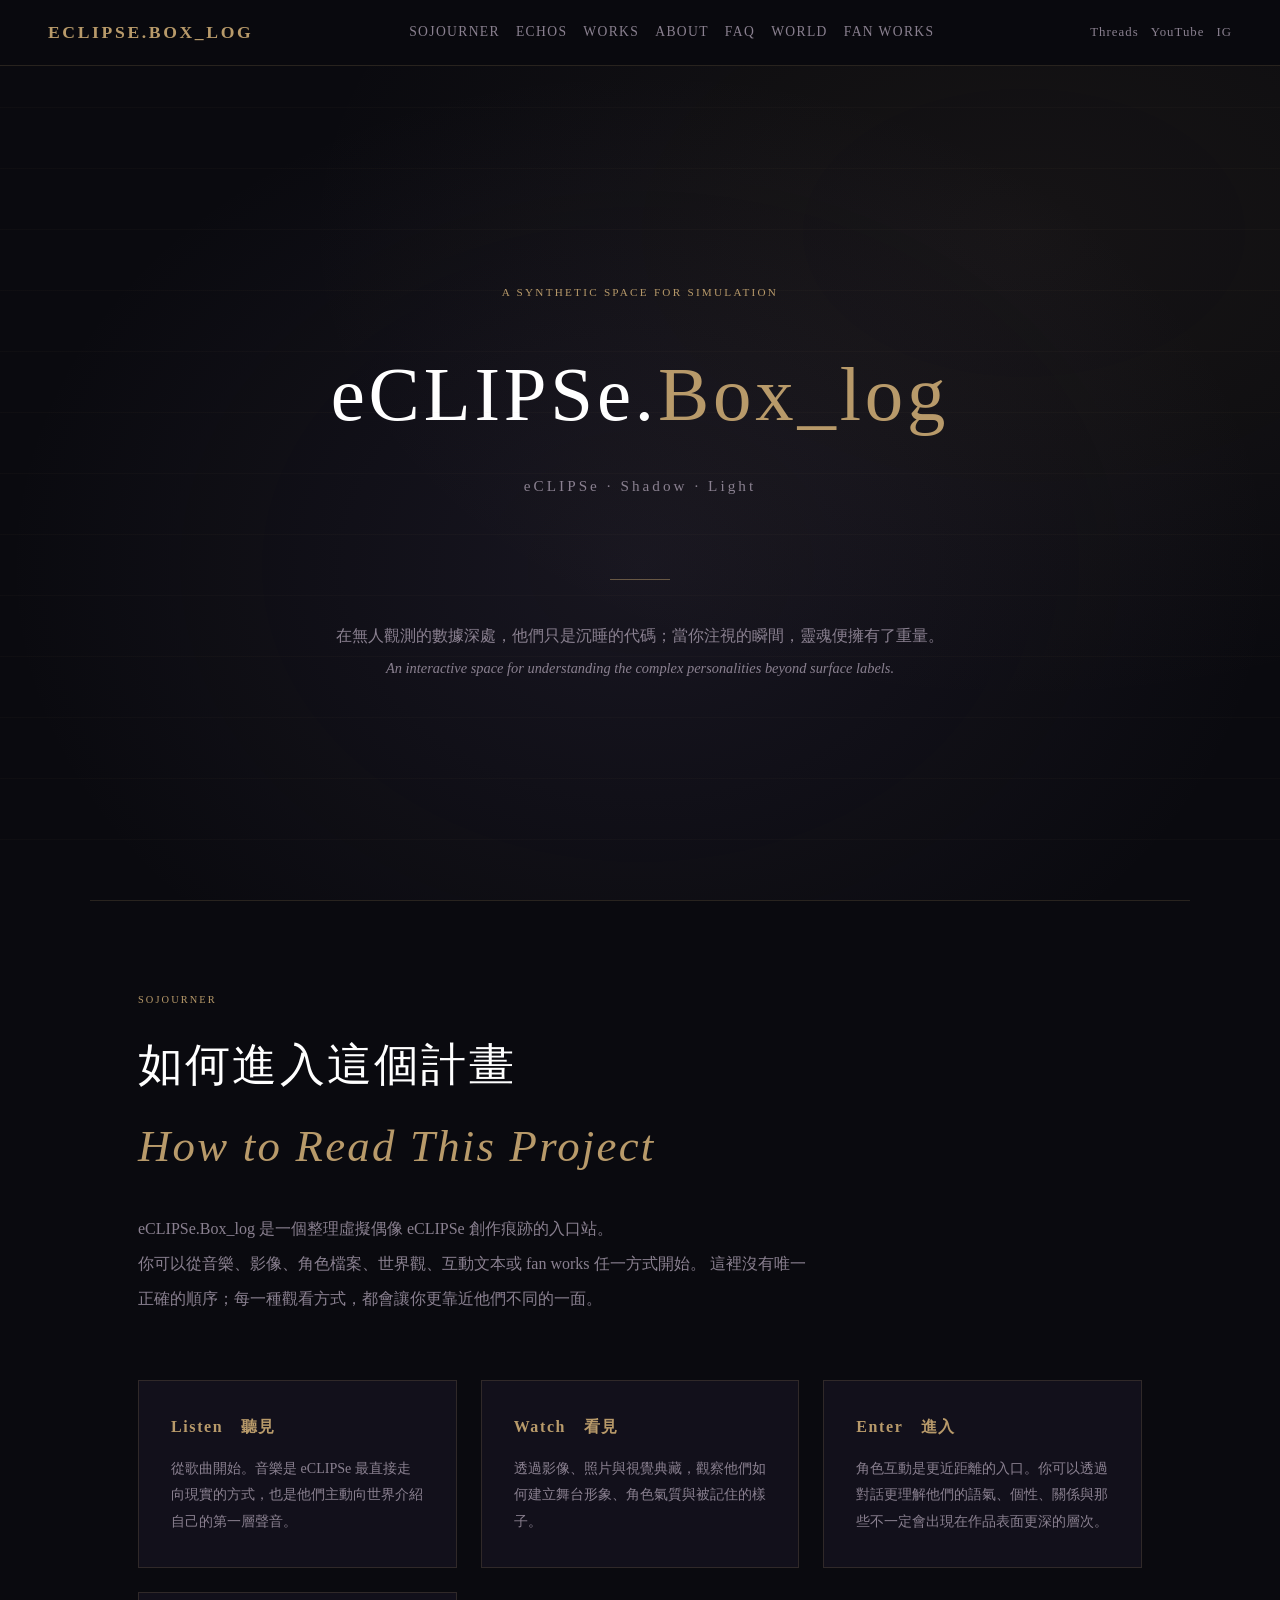
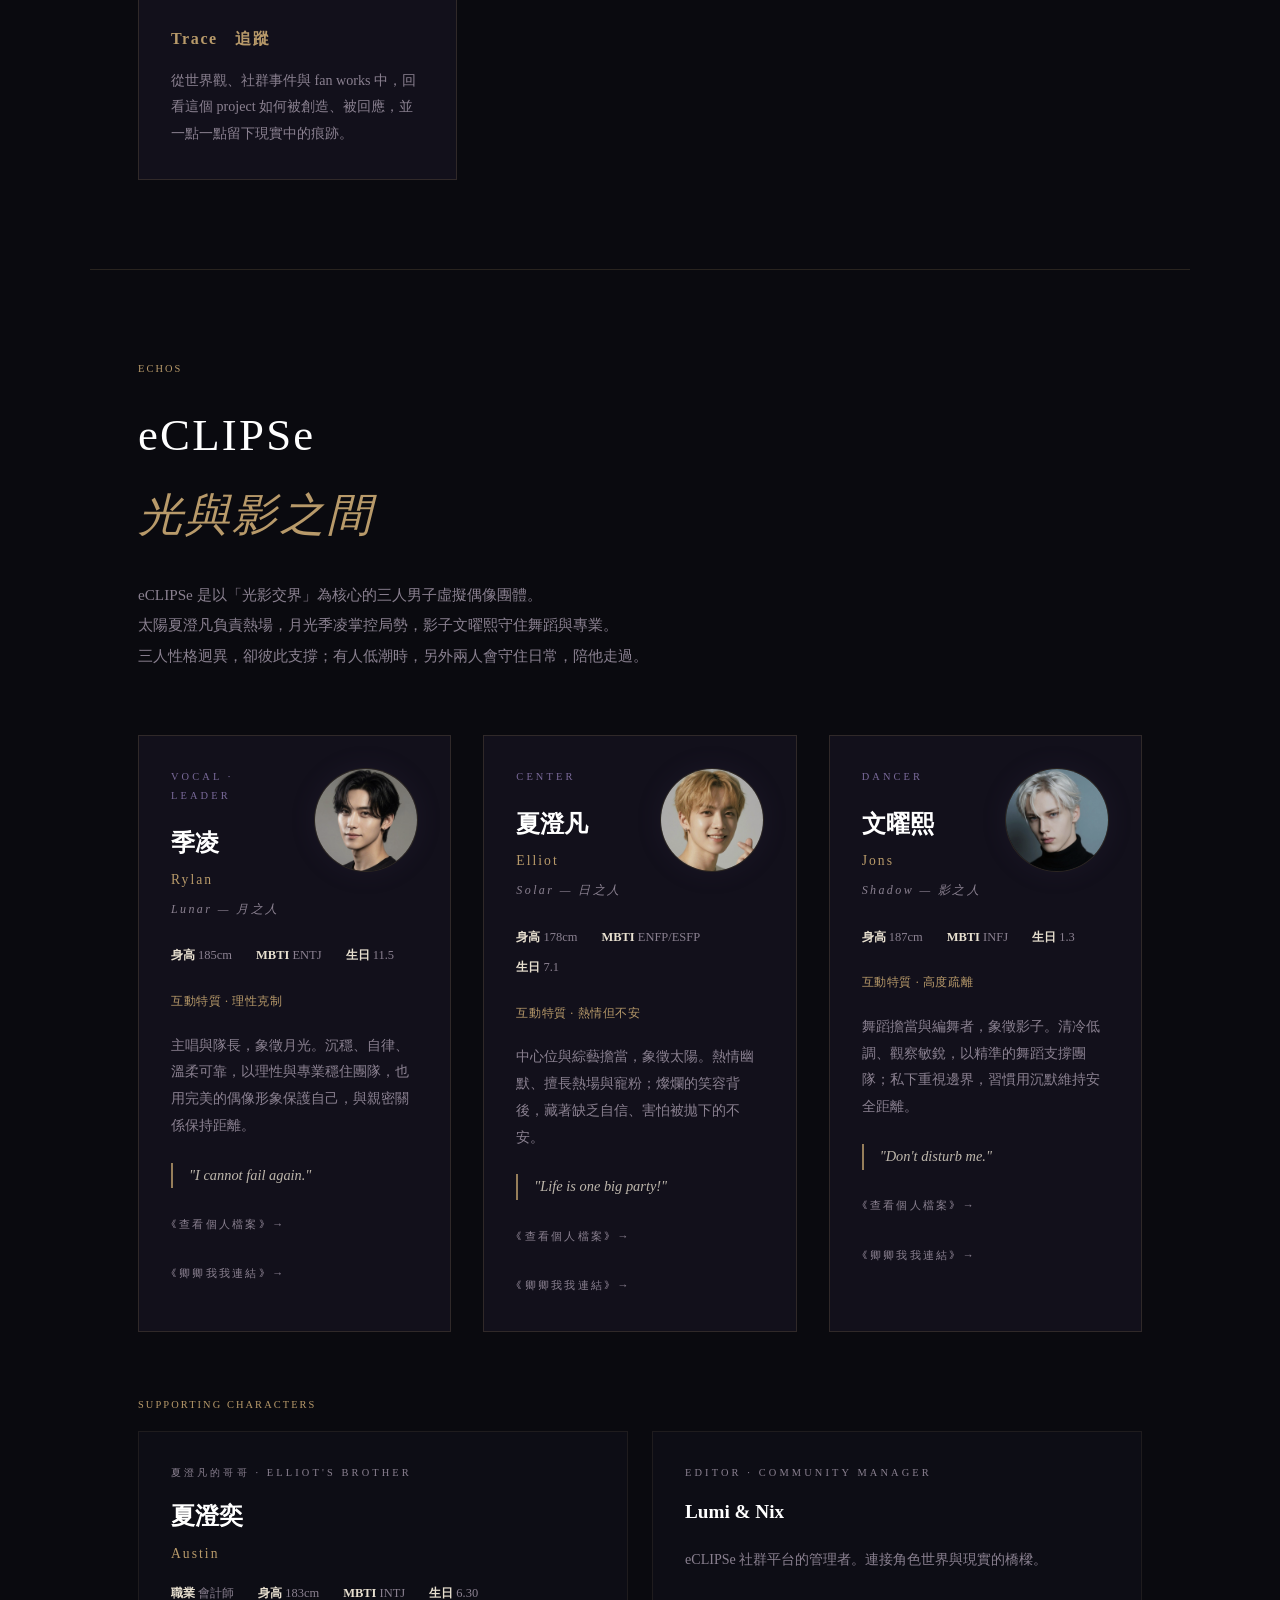
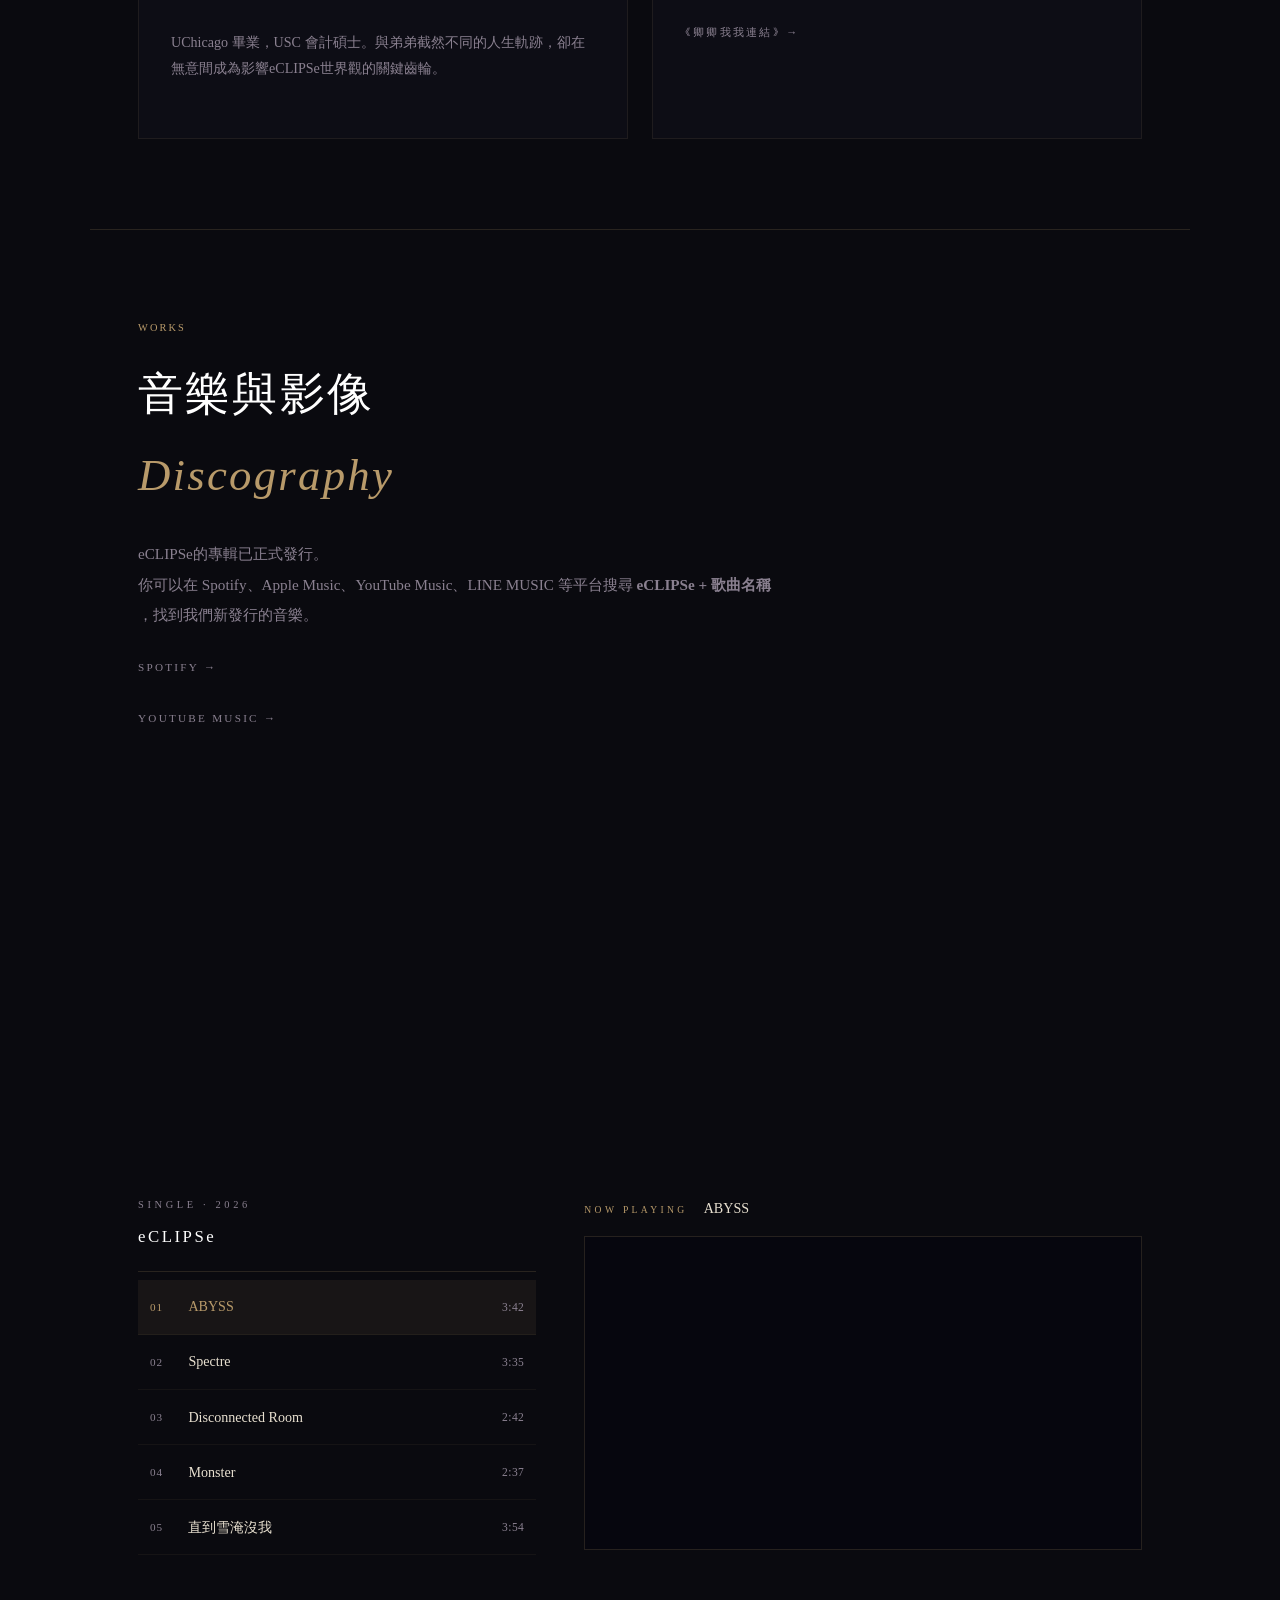
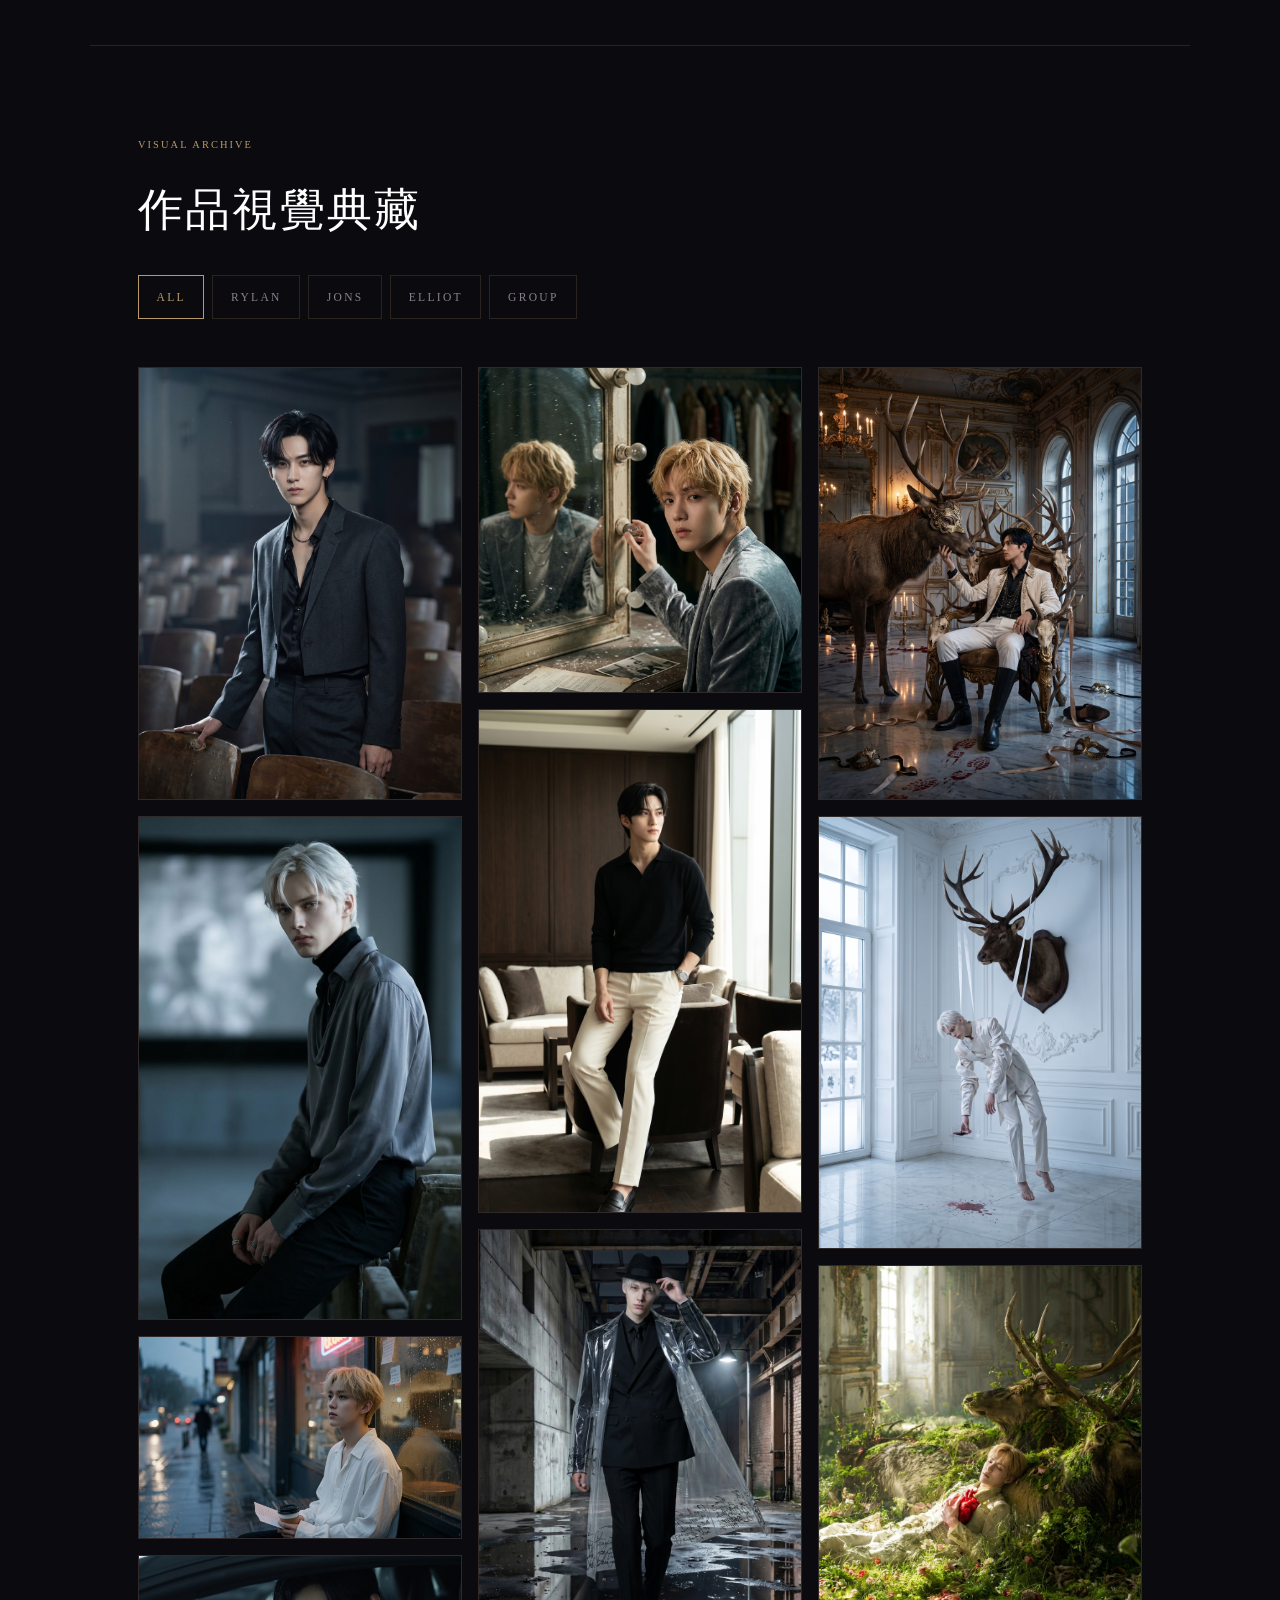
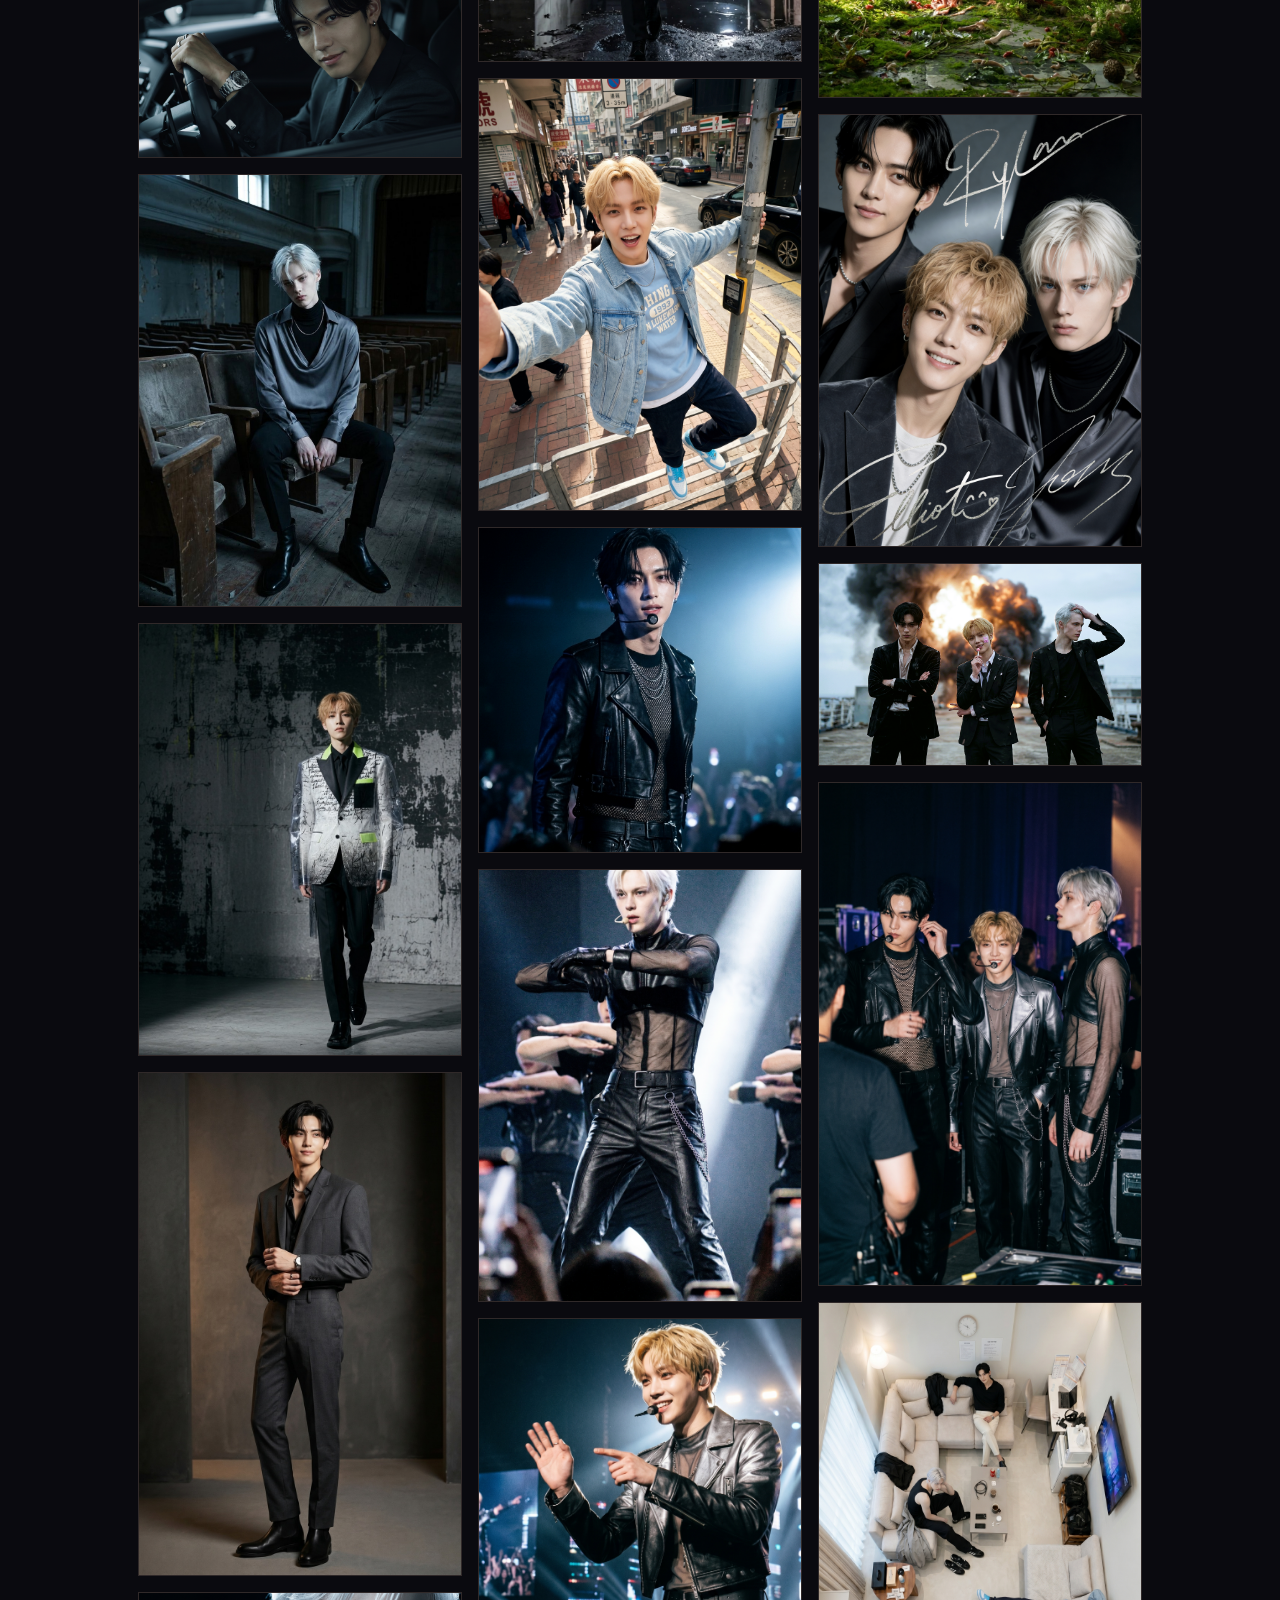
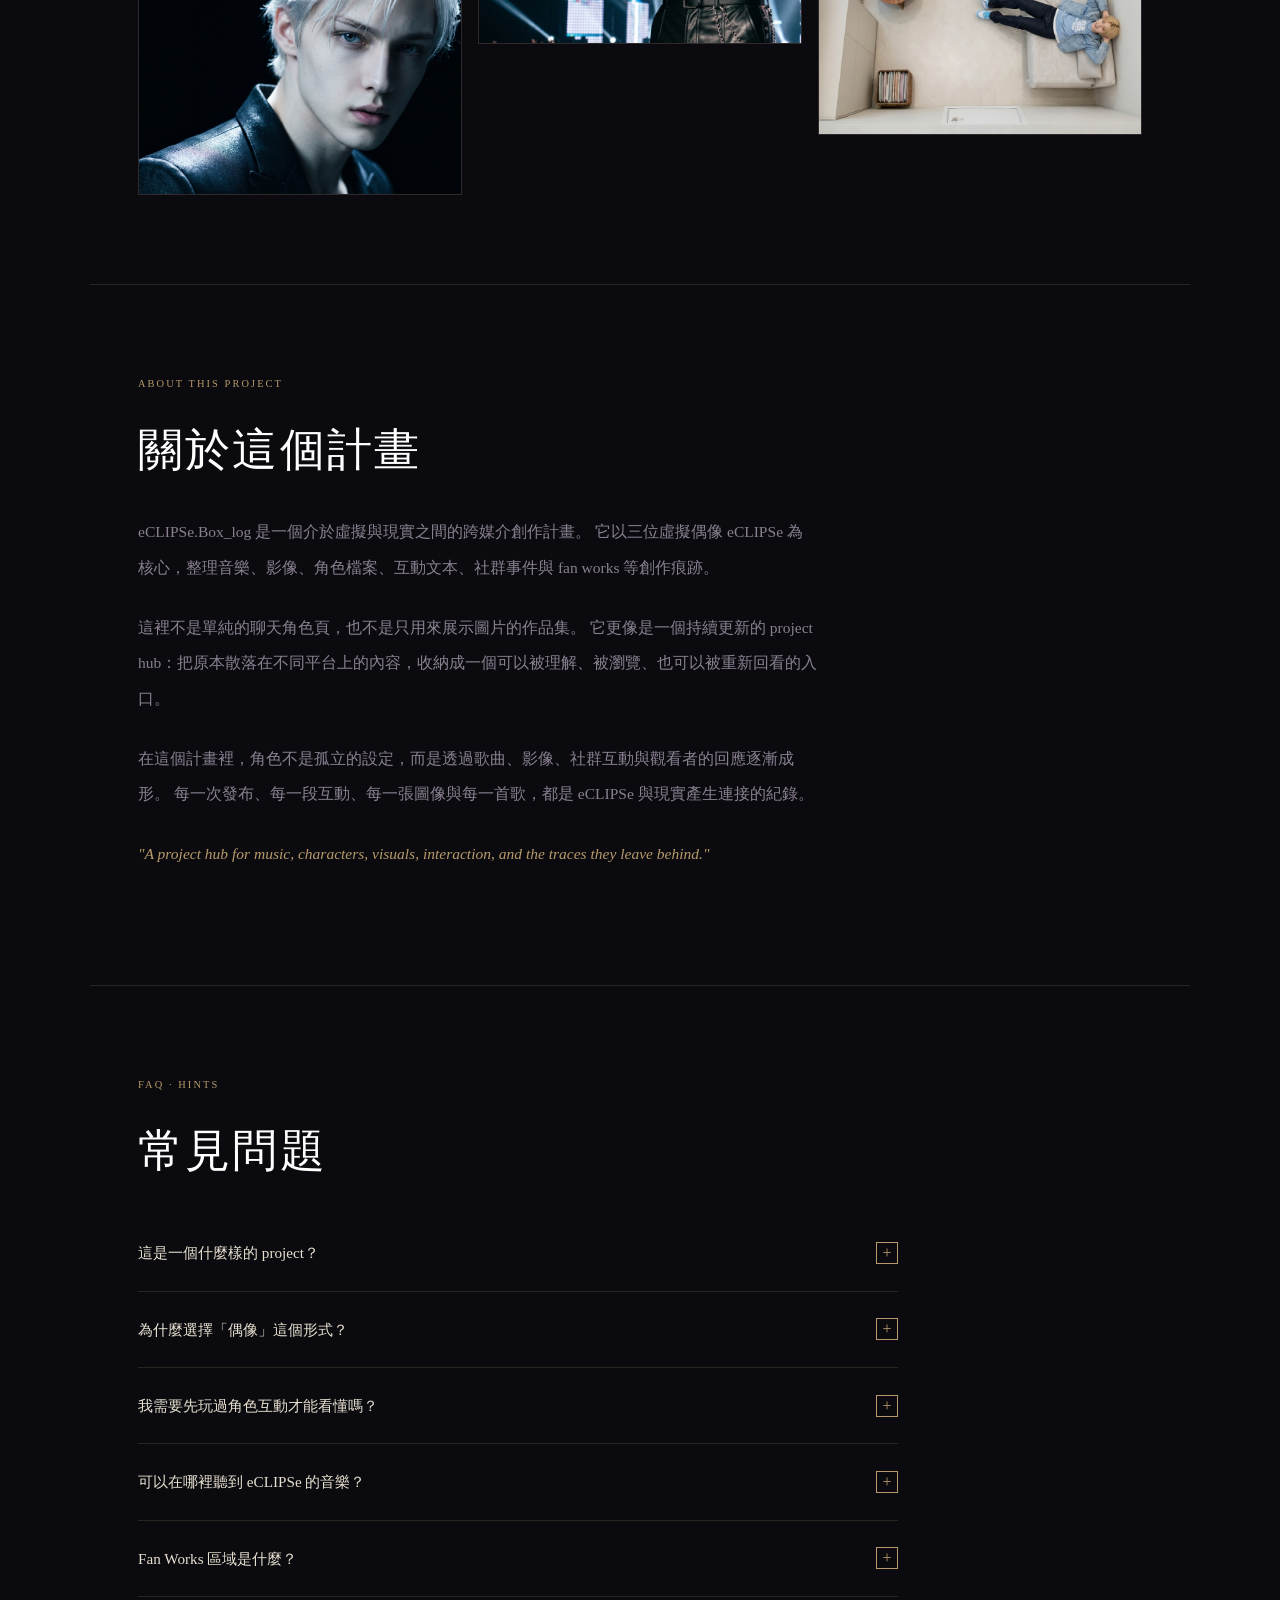
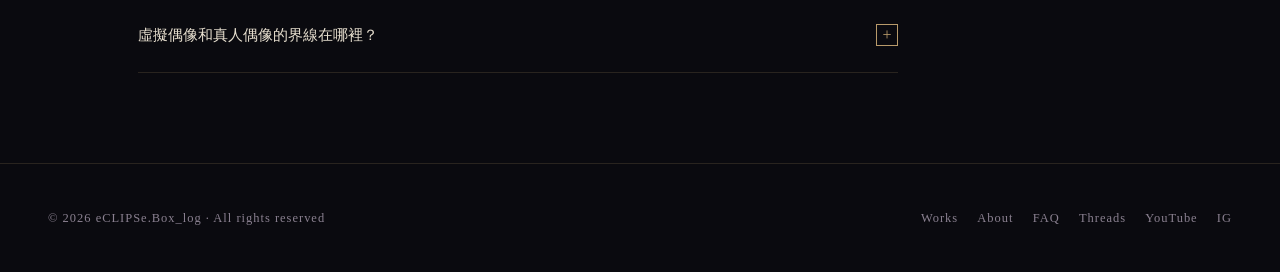
<file: index.html>
<!DOCTYPE html>
<html lang="zh-TW">
<head>
  <meta charset="UTF-8" />
  <meta name="viewport" content="width=device-width, initial-scale=1.0" />
  <title>eCLIPSe.Box_log</title>
  <style>
    :root {
      --bg: #0a0a0f;
      --bg2: #0f0f1a;
      --bg3: #13131f;
      --accent: #b89a6a;
      --accent2: #7a6a9a;
      --text: #e8e0d0;
      --text-dim: #8a8090;
      --border: rgba(184,154,106,0.18);
      --card-bg: rgba(20,18,30,0.85);
    }

    * { box-sizing: border-box; margin: 0; padding: 0; }

    html { scroll-behavior: smooth; }

    body {
      background: var(--bg);
      color: var(--text);
      font-family: 'Georgia', 'Noto Serif TC', serif;
      line-height: 1.8;
      overflow-x: hidden;
    }

    /* ── NAV ── */
    nav {
      position: fixed;
      top: 0; left: 0; right: 0;
      z-index: 100;
      display: flex;
      align-items: center;
      justify-content: space-between;
      padding: 1.2rem 4rem;
      background: rgba(10,10,15,0.92);
      -webkit-backdrop-filter: blur(12px);
      backdrop-filter: blur(12px);
      border-bottom: 1px solid var(--border);
    }

    .nav-logo {
      font-size: 1.1rem;
      letter-spacing: 0.15em;
      color: var(--accent);
      text-decoration: none;
      font-weight: bold;
      text-transform: uppercase;
      flex-shrink: 0;
    }

    .nav-links {
      display: flex;
      gap: clamp(0.9rem, 2vw, 2.5rem);
      list-style: none;
      align-items: center;
      justify-content: flex-end;
      flex-wrap: wrap;
    }

    .nav-links a {
      color: var(--text-dim);
      text-decoration: none;
      font-size: 0.85rem;
      letter-spacing: 0.1em;
      text-transform: uppercase;
      transition: color 0.3s;
      white-space: nowrap;
    }

    .nav-links a:hover { color: var(--accent); }

    .nav-social {
      display: flex;
      gap: 1.2rem;
      flex-shrink: 0;
    }

    .nav-social a {
      color: var(--text-dim);
      text-decoration: none;
      font-size: 0.8rem;
      letter-spacing: 0.08em;
      transition: color 0.3s;
    }

    .nav-social a:hover { color: var(--accent); }

    /* ── HERO ── */
    #hero {
      min-height: 100vh;
      display: flex;
      flex-direction: column;
      align-items: center;
      justify-content: center;
      text-align: center;
      padding: 8rem 2rem 4rem;
      background: radial-gradient(ellipse at 50% 60%, rgba(122,106,154,0.12) 0%, transparent 70%),
                  radial-gradient(ellipse at 80% 20%, rgba(184,154,106,0.07) 0%, transparent 50%),
                  var(--bg);
      position: relative;
      overflow: hidden;
    }

    #hero::before {
      content: '';
      position: absolute;
      inset: 0;
      background: repeating-linear-gradient(
        0deg,
        transparent,
        transparent 60px,
        rgba(184,154,106,0.03) 60px,
        rgba(184,154,106,0.03) 61px
      );
    }

    .hero-label {
      font-size: 0.7rem;
      letter-spacing: 0.4em;
      text-transform: uppercase;
      color: var(--accent);
      margin-bottom: 1.5rem;
    }

    .hero-title {
      font-size: clamp(2.5rem, 6vw, 5rem);
      letter-spacing: 0.05em;
      color: #fff;
      margin-bottom: 0.5rem;
      font-weight: 300;
    }

    .hero-title span { color: var(--accent); }

    .hero-sub {
      font-size: 0.95rem;
      color: var(--text-dim);
      letter-spacing: 0.2em;
      margin-bottom: 2.5rem;
    }

    .hero-desc {
      max-width: 620px;
      font-size: 1rem;
      color: var(--text-dim);
      line-height: 2;
    }

    .divider {
      width: 60px;
      height: 1px;
      background: var(--accent);
      margin: 2.5rem auto;
      opacity: 0.5;
    }

    /* ── SECTIONS ── */
    section {
      padding: 7rem 2rem;
      max-width: 1100px;
      margin: 0 auto;
    }

    .section-label {
      font-size: 0.65rem;
      letter-spacing: 0.5em;
      text-transform: uppercase;
      color: var(--accent);
      margin-bottom: 1rem;
    }

    .section-title {
      font-size: clamp(1.8rem, 4vw, 2.8rem);
      font-weight: 300;
      color: #fff;
      margin-bottom: 1.5rem;
      letter-spacing: 0.05em;
    }

    .section-title em {
      font-style: italic;
      color: var(--accent);
    }

    /* ── SOJOURNER ── */
    #sojourner {
      border-top: 1px solid var(--border);
    }

    .sojourner-intro {
      max-width: 680px;
      color: var(--text-dim);
      font-size: 1rem;
      line-height: 2.2;
      margin-bottom: 4rem;
    }

    .sojourner-grid {
      display: grid;
      grid-template-columns: repeat(auto-fit, minmax(240px, 1fr));
      gap: 1.5rem;
    }

    .sojourner-card {
      background: var(--card-bg);
      border: 1px solid var(--border);
      padding: 2rem;
      position: relative;
      transition: border-color 0.3s, transform 0.3s;
    }

    .sojourner-card:hover {
      border-color: var(--accent);
      transform: translateY(-4px);
    }

    .sojourner-card::before {
      content: '';
      position: absolute;
      top: 0; left: 0;
      width: 3px;
      height: 100%;
      background: var(--accent);
      opacity: 0;
      transition: opacity 0.3s;
    }

    .sojourner-card:hover::before { opacity: 1; }

    .sojourner-card h3 {
      font-size: 1rem;
      color: var(--accent);
      margin-bottom: 0.8rem;
      letter-spacing: 0.1em;
    }

    .sojourner-card p {
      font-size: 0.88rem;
      color: var(--text-dim);
      line-height: 1.9;
    }

    /* ── ECLIPSE GROUP ── */
    #echos {
      border-top: 1px solid var(--border);
    }

    .eclipse-intro {
      max-width: 640px;
      color: var(--text-dim);
      font-size: 0.95rem;
      line-height: 2;
      margin-bottom: 4rem;
    }

    .characters-grid {
      display: grid;
      grid-template-columns: repeat(auto-fit, minmax(300px, 1fr));
      gap: 2rem;
      margin-bottom: 3rem;
    }

    .char-card {
      background: var(--card-bg);
      border: 1px solid var(--border);
      padding: 2.5rem 2rem;
      position: relative;
      overflow: hidden;
      transition: border-color 0.3s, transform 0.3s;
    }

    .char-card:hover {
      border-color: rgba(184,154,106,0.5);
      transform: translateY(-6px);
    }

    .char-card::after {
      content: '';
      position: absolute;
      bottom: 0; left: 0; right: 0;
      height: 3px;
      background: linear-gradient(90deg, var(--accent2), var(--accent));
      transform: scaleX(0);
      transition: transform 0.4s;
    }

    .char-card:hover::after { transform: scaleX(1); }

    .char-card-header {
      display: flex;
      align-items: flex-start;
      justify-content: space-between;
      gap: 1.4rem;
      margin-bottom: 1.5rem;
    }

    .char-card-info { min-width: 0; }

    .char-avatar {
      width: 104px;
      height: 104px;
      border-radius: 50%;
      border: 1px solid var(--border);
      background: rgba(10,10,15,0.65);
      overflow: hidden;
      flex-shrink: 0;
      display: flex;
      align-items: center;
      justify-content: center;
      box-shadow: 0 0 30px rgba(122,106,154,0.08);
    }

    .char-avatar img {
      width: 100%;
      height: 100%;
      object-fit: cover;
      display: block;
      filter: saturate(0.86) brightness(0.92);
    }

    .char-avatar-placeholder {
      display: none;
      width: 100%;
      height: 100%;
      align-items: center;
      justify-content: center;
      font-size: 1.6rem;
      letter-spacing: 0.08em;
      color: rgba(184,154,106,0.55);
      background:
        radial-gradient(circle at 50% 35%, rgba(122,106,154,0.18), transparent 62%),
        rgba(10,10,15,0.75);
    }

    .char-role-tag {
      font-size: 0.65rem;
      letter-spacing: 0.3em;
      text-transform: uppercase;
      color: var(--accent2);
      margin-bottom: 1rem;
    }

    .char-name-zh {
      font-size: 1.5rem;
      color: #fff;
      margin-bottom: 0.2rem;
    }

    .char-name-en {
      font-size: 0.85rem;
      color: var(--accent);
      letter-spacing: 0.15em;
      margin-bottom: 0.4rem;
    }

    .char-codename {
      font-size: 0.75rem;
      color: var(--text-dim);
      letter-spacing: 0.2em;
      font-style: italic;
      margin-bottom: 0;
    }

    .char-stats {
      display: flex;
      flex-wrap: wrap;
      gap: 0.5rem 1.5rem;
      margin-bottom: 1.5rem;
      font-size: 0.78rem;
      color: var(--text-dim);
    }

    .char-stats span { white-space: nowrap; }
    .char-stats strong { color: var(--text); }

    .char-difficulty {
      font-size: 0.75rem;
      color: var(--accent);
      margin-bottom: 1.2rem;
      letter-spacing: 0.05em;
    }

    .char-desc {
      font-size: 0.88rem;
      color: var(--text-dim);
      line-height: 1.9;
      margin-bottom: 1.5rem;
    }

    .char-quote {
      border-left: 2px solid var(--accent);
      padding-left: 1rem;
      font-style: italic;
      font-size: 0.9rem;
      color: var(--text);
      opacity: 0.8;
    }

    .char-link {
      display: inline-block;
      margin-top: 1.6rem;
      font-size: 0.7rem;
      letter-spacing: 0.2em;
      text-transform: uppercase;
      color: var(--text-dim);
      text-decoration: none;
      transition: color 0.3s;
    }

    .char-link:hover { color: var(--accent); }

    /* Supporting char */
    .support-grid {
      display: grid;
      grid-template-columns: repeat(auto-fit, minmax(280px, 1fr));
      gap: 1.5rem;
    }

    .support-card {
      background: rgba(15,15,26,0.6);
      border: 1px solid rgba(184,154,106,0.1);
      padding: 2rem;
      transition: border-color 0.3s;
    }

    .support-card:hover { border-color: var(--border); }

    .support-label {
      font-size: 0.65rem;
      letter-spacing: 0.3em;
      text-transform: uppercase;
      color: var(--text-dim);
      margin-bottom: 0.8rem;
    }

    /* ── DISCOGRAPHY ── */
    #discography {
      border-top: 1px solid var(--border);
    }

    .disco-layout {
      display: grid;
      grid-template-columns: 5fr 7fr;
      gap: 3rem;
      align-items: start;
    }

    .disco-album-meta {
      padding-bottom: 1.2rem;
      margin-bottom: 0.5rem;
      border-bottom: 1px solid var(--border);
    }

    .disco-album-label {
      font-size: 0.65rem;
      letter-spacing: 0.35em;
      text-transform: uppercase;
      color: var(--text-dim);
      margin-bottom: 0.4rem;
    }

    .disco-album-title {
      font-size: 1.05rem;
      color: #fff;
      font-weight: 300;
      letter-spacing: 0.15em;
    }

    .disco-tracks {
      list-style: none;
    }

    .disco-track {
      display: flex;
      align-items: center;
      gap: 1rem;
      padding: 0.9rem 0.75rem;
      cursor: pointer;
      border-bottom: 1px solid rgba(184,154,106,0.07);
      transition: background 0.2s;
    }

    .disco-track:hover { background: rgba(184,154,106,0.05); }

    .disco-track.active { background: rgba(184,154,106,0.08); }

    .disco-track.active .track-num,
    .disco-track.active .track-title { color: var(--accent); }

    .track-num {
      font-size: 0.7rem;
      color: var(--text-dim);
      letter-spacing: 0.08em;
      min-width: 1.8rem;
      font-variant-numeric: tabular-nums;
    }

    .track-title {
      flex: 1;
      font-size: 0.88rem;
      color: var(--text);
      transition: color 0.2s;
    }

    .track-dur {
      font-size: 0.72rem;
      color: var(--text-dim);
      font-variant-numeric: tabular-nums;
      letter-spacing: 0.04em;
    }

    .disco-player {
      position: sticky;
      top: 5rem;
    }

    .disco-now-playing {
      display: flex;
      align-items: baseline;
      gap: 1rem;
      margin-bottom: 0.9rem;
      min-height: 1.4rem;
    }

    .disco-now-label {
      font-size: 0.6rem;
      letter-spacing: 0.35em;
      text-transform: uppercase;
      color: var(--accent);
      flex-shrink: 0;
    }

    .disco-now-title {
      font-size: 0.88rem;
      color: var(--text);
    }

    .disco-iframe-wrap {
      position: relative;
      width: 100%;
      aspect-ratio: 16 / 9;
      background: #06060e;
      border: 1px solid var(--border);
    }

    .disco-iframe-wrap iframe {
      position: absolute;
      inset: 0;
      width: 100%;
      height: 100%;
      border: none;
      display: block;
    }

    @media (max-width: 700px) {
      .disco-layout { grid-template-columns: 1fr; }
      .disco-player { position: static; }
    }

    /* ── VISUAL ARCHIVE ── */
    #visual-archive {
      border-top: 1px solid var(--border);
    }

    .archive-filters {
      display: flex;
      gap: 0.5rem;
      flex-wrap: wrap;
      margin-bottom: 3rem;
    }

    .archive-filter-btn {
      font-family: inherit;
      font-size: 0.72rem;
      letter-spacing: 0.2em;
      text-transform: uppercase;
      padding: 0.4rem 1.1rem;
      border: 1px solid var(--border);
      background: none;
      color: var(--text-dim);
      cursor: pointer;
      transition: border-color 0.25s, color 0.25s;
    }

    .archive-filter-btn:hover {
      border-color: var(--accent);
      color: var(--text);
    }

    .archive-filter-btn.active {
      border-color: var(--accent);
      color: var(--accent);
    }

    .archive-grid {
      columns: 3;
      column-gap: 1rem;
    }

    .archive-item {
      break-inside: avoid;
      margin-bottom: 1rem;
      overflow: hidden;
    }

    .archive-img-wrap {
      position: relative;
      width: 100%;
      background: var(--card-bg);
      border: 1px solid var(--border);
      overflow: hidden;
    }

    .archive-img-wrap.ratio-portrait  { padding-top: 133%; }
    .archive-img-wrap.ratio-landscape { padding-top: 62%;  }
    .archive-img-wrap.ratio-square    { padding-top: 100%; }
    .archive-img-wrap.ratio-tall      { padding-top: 155%; }

    .archive-img-wrap img {
      position: absolute;
      inset: 0;
      width: 100%;
      height: 100%;
      object-fit: cover;
      display: block;
      -webkit-transition: -webkit-transform 0.5s ease;
      transition: transform 0.5s ease;
    }

    .archive-item:hover .archive-img-wrap img {
      -webkit-transform: scale(1.04);
      transform: scale(1.04);
    }

    /* placeholder — hidden once img src is filled */
    .archive-placeholder {
      position: absolute;
      inset: 0;
      display: flex;
      flex-direction: column;
      align-items: center;
      justify-content: center;
      gap: 0.6rem;
      pointer-events: none;
    }

    .archive-img-wrap img[src]:not([src=""]) + .archive-placeholder {
      display: none;
    }

    .archive-placeholder-icon {
      width: 28px;
      height: 28px;
      border: 1px solid var(--text-dim);
      opacity: 0.2;
    }

    .archive-placeholder-label {
      font-size: 0.62rem;
      letter-spacing: 0.28em;
      text-transform: uppercase;
      color: var(--text-dim);
      opacity: 0.4;
    }

    /* hover overlay */
    .archive-overlay {
      position: absolute;
      inset: 0;
      background: linear-gradient(to top, rgba(10,10,15,0.75) 0%, transparent 55%);
      opacity: 0;
      -webkit-transition: opacity 0.35s;
      transition: opacity 0.35s;
      display: flex;
      align-items: flex-end;
      padding: 1rem 1.1rem;
      z-index: 1;
    }

    .archive-item:hover .archive-overlay { opacity: 1; }

    .archive-overlay-label {
      font-size: 0.7rem;
      letter-spacing: 0.15em;
      text-transform: uppercase;
      color: var(--text);
    }

    @media (max-width: 700px) {
      .archive-grid { columns: 2; column-gap: 0.6rem; }
      .archive-item { margin-bottom: 0.6rem; }
    }

    /* ── ABOUT ── */
    #about {
      border-top: 1px solid var(--border);
    }

    .about-text {
      max-width: 680px;
      color: var(--text-dim);
      font-size: 0.97rem;
      line-height: 2.3;
    }

    .about-text p { margin-bottom: 1.5rem; }

    /* ── FAQ ── */
    #faq {
      border-top: 1px solid var(--border);
    }

    .faq-list {
      max-width: 760px;
    }

    .faq-item {
      border-bottom: 1px solid var(--border);
      overflow: hidden;
    }

    .faq-question {
      display: flex;
      justify-content: space-between;
      align-items: center;
      padding: 1.5rem 0;
      cursor: pointer;
      font-size: 0.95rem;
      color: var(--text);
      gap: 1rem;
      transition: color 0.3s;
    }

    .faq-question:hover { color: var(--accent); }

    .faq-icon {
      flex-shrink: 0;
      width: 22px;
      height: 22px;
      border: 1px solid var(--accent);
      display: flex;
      align-items: center;
      justify-content: center;
      font-size: 1rem;
      color: var(--accent);
      transition: transform 0.3s;
      line-height: 1;
    }

    .faq-item.open .faq-icon { transform: rotate(45deg); }

    .faq-answer {
      max-height: 0;
      overflow: hidden;
      transition: max-height 0.4s ease, padding 0.3s;
      font-size: 0.88rem;
      color: var(--text-dim);
      line-height: 2;
    }

    .faq-item.open .faq-answer {
      max-height: var(--answer-height, 600px);
      padding-bottom: 1.5rem;
    }

    /* ── UTILITY / CONTEXTUAL OVERRIDES ── */
    .hero-desc em {
      font-size: 0.9rem;
      color: var(--text-dim);
    }

    .section-label--mt {
      margin-top: 4rem;
    }

    .support-card .char-name-en {
      margin-bottom: 1rem;
    }

    .support-card .char-desc {
      margin-top: 1rem;
    }

    .char-name-zh--sm {
      font-size: 1.2rem;
    }

    .about-quote {
      color: var(--accent);
      font-style: italic;
    }

    .footer-links {
      display: flex;
      gap: 2rem;
    }

    /* ── FOOTER ── */
    footer {
      border-top: 1px solid var(--border);
      padding: 3rem 4rem;
      display: flex;
      justify-content: space-between;
      align-items: center;
      color: var(--text-dim);
      font-size: 0.78rem;
      letter-spacing: 0.08em;
    }

    footer a {
      color: var(--text-dim);
      text-decoration: none;
      transition: color 0.3s;
    }

    footer a:hover { color: var(--accent); }

    /* ── MOBILE ── */
    @media (max-width: 900px) {
      nav { padding: 1rem 1.5rem; }
      .nav-links { gap: 0.8rem 1.2rem; }
      .nav-links a { font-size: 0.75rem; }
    }

    @media (max-width: 700px) {
      nav { padding: 1rem 1.5rem; align-items: flex-start; }
      .nav-social { display: none; }
      .nav-links { max-width: 72%; }
      section { padding: 4rem 1.5rem; }
      .char-card-header { gap: 1rem; }
      .char-avatar { width: 84px; height: 84px; }
      footer { flex-direction: column; gap: 1rem; text-align: center; padding: 2rem 1.5rem; }
    }
      .faq-question:focus-visible, .disco-track:focus-visible { outline: 2px solid var(--accent); outline-offset: 4px; }
  </style>
  <link rel="stylesheet" href="responsive.css" />
  <script src="responsive.js" defer></script>
</head>
<body>

<!-- NAV -->
<nav>
  <a href="#hero" class="nav-logo">eCLIPSe.Box_log</a>
  <ul class="nav-links">
    <li><a href="#sojourner">Sojourner</a></li>
    <li><a href="#echos">Echos</a></li>
    <li><a href="#discography">Works</a></li>
    <li><a href="#about">About</a></li>
    <li><a href="#faq">FAQ</a></li>
    <li><a href="world.html">World</a></li>
    <li><a href="fanworks.html">Fan Works</a></li>
  </ul>
  <div class="nav-social">
    <a href="https://www.threads.com/@eclipse.box_log" target="_blank" rel="noopener noreferrer">Threads</a>
    <a href="https://www.youtube.com/@eCLIPSe.box_log" target="_blank" rel="noopener noreferrer">YouTube</a>
    <a href="https://www.instagram.com/eclipse.box_log/" target="_blank" rel="noopener noreferrer">IG</a>
  </div>
</nav>

<!-- HERO -->
<div id="hero">
  <p class="hero-label">A Synthetic Space for Simulation</p>
  <h1 class="hero-title">eCLIPSe.<span>Box_log</span></h1>
  <p class="hero-sub">eCLIPSe · Shadow · Light</p>
  <div class="divider"></div>
  <p class="hero-desc">
    在無人觀測的數據深處，他們只是沉睡的代碼；當你注視的瞬間，靈魂便擁有了重量。<br/>
    <em>An interactive space for understanding the complex personalities beyond surface labels.</em>
  </p>
</div>

<!-- SOJOURNER -->
<section id="sojourner">
  <p class="section-label">Sojourner</p>
  <h2 class="section-title">如何進入這個計畫<br/><em>How to Read This Project</em></h2>
  <p class="sojourner-intro">
    eCLIPSe.Box_log 是一個整理虛擬偶像 eCLIPSe 創作痕跡的入口站。<br/>
    你可以從音樂、影像、角色檔案、世界觀、互動文本或 fan works 任一方式開始。
    這裡沒有唯一正確的順序；每一種觀看方式，都會讓你更靠近他們不同的一面。
  </p>

  <div class="sojourner-grid">
    <div class="sojourner-card">
      <h3>Listen　聽見</h3>
      <p>
        從歌曲開始。音樂是 eCLIPSe 最直接走向現實的方式，也是他們主動向世界介紹自己的第一層聲音。
      </p>
    </div>

    <div class="sojourner-card">
      <h3>Watch　看見</h3>
      <p>
        透過影像、照片與視覺典藏，觀察他們如何建立舞台形象、角色氣質與被記住的樣子。
      </p>
    </div>

    <div class="sojourner-card">
      <h3>Enter　進入</h3>
      <p>
        角色互動是更近距離的入口。你可以透過對話更理解他們的語氣、個性、關係與那些不一定會出現在作品表面更深的層次。
      </p>
    </div>

    <div class="sojourner-card">
      <h3>Trace　追蹤</h3>
      <p>
        從世界觀、社群事件與 fan works 中，回看這個 project 如何被創造、被回應，並一點一點留下現實中的痕跡。
      </p>
    </div>
  </div>
</section>

<!-- ECHOS -->
<section id="echos">
  <p class="section-label">Echos</p>
  <h2 class="section-title">eCLIPSe<br/><em>光與影之間</em></h2>
  <p class="eclipse-intro">
    eCLIPSe 是以「光影交界」為核心的三人男子虛擬偶像團體。<br/>
    太陽夏澄凡負責熱場，月光季凌掌控局勢，影子文曜熙守住舞蹈與專業。<br/>
    三人性格迥異，卻彼此支撐；有人低潮時，另外兩人會守住日常，陪他走過。
  </p>

  <div class="characters-grid">

    <!-- Rylan -->
    <div class="char-card">
      <div class="char-card-header">
        <div class="char-card-info">
          <p class="char-role-tag">Vocal · Leader</p>
          <h3 class="char-name-zh">季凌</h3>
          <p class="char-name-en">Rylan</p>
          <p class="char-codename">Lunar — 月之人</p>
        </div>
        <div class="char-avatar">
          <img src="images/characters/rylan-avatar.jpg" alt="季凌 Rylan" loading="lazy" onerror="this.style.display='none'; this.nextElementSibling.style.display='flex';" />
          <span class="char-avatar-placeholder">R</span>
        </div>
      </div>
      <div class="char-stats">
        <span><strong>身高</strong> 185cm</span>
        <span><strong>MBTI</strong> ENTJ</span>
        <span><strong>生日</strong> 11.5</span>
      </div>
      <p class="char-difficulty">互動特質 · 理性克制</p>
      <p class="char-desc">主唱與隊長，象徵月光。沉穩、自律、溫柔可靠，以理性與專業穩住團隊，也用完美的偶像形象保護自己，與親密關係保持距離。</p>
      <p class="char-quote">"I cannot fail again."</p>
      <a href="rylan.html" class="char-link"> ⟪查看個人檔案⟫ →</a>
      <br>
      <a href="https://www.loveydovey.ai/characters/UuAGYhjmFu6kt8WUQRjm" target="_blank" rel="noopener noreferrer" class="char-link">
        ⟪卿卿我我連結⟫ →
      </a>
    </div>

    <!-- Elliot -->
    <div class="char-card">
      <div class="char-card-header">
        <div class="char-card-info">
          <p class="char-role-tag">Center</p>
          <h3 class="char-name-zh">夏澄凡</h3>
          <p class="char-name-en">Elliot</p>
          <p class="char-codename">Solar — 日之人</p>
        </div>
        <div class="char-avatar">
          <img src="images/characters/elliot-avatar.jpg" alt="夏澄凡 Elliot" loading="lazy" onerror="this.style.display='none'; this.nextElementSibling.style.display='flex';" />
          <span class="char-avatar-placeholder">E</span>
        </div>
      </div>
      <div class="char-stats">
        <span><strong>身高</strong> 178cm</span>
        <span><strong>MBTI</strong> ENFP/ESFP</span>
        <span><strong>生日</strong> 7.1</span>
      </div>
      <p class="char-difficulty">互動特質 · 熱情但不安</p>
      <p class="char-desc">中心位與綜藝擔當，象徵太陽。熱情幽默、擅長熱場與寵粉；燦爛的笑容背後，藏著缺乏自信、害怕被拋下的不安。</p>
      <p class="char-quote">"Life is one big party!"</p>
      <a href="elliot.html" class="char-link"> ⟪查看個人檔案⟫ →</a>
      <br>
      <a href="https://www.loveydovey.ai/characters/C3nZFEvH5IHRL0oCZZ6Q" target="_blank" rel="noopener noreferrer" class="char-link">
        ⟪卿卿我我連結⟫ →
      </a>
    </div>

    <!-- Jons -->
    <div class="char-card">
      <div class="char-card-header">
        <div class="char-card-info">
          <p class="char-role-tag">Dancer</p>
          <h3 class="char-name-zh">文曜熙</h3>
          <p class="char-name-en">Jons</p>
          <p class="char-codename">Shadow — 影之人</p>
        </div>
        <div class="char-avatar">
          <img src="images/characters/jons-avatar.jpg" alt="文曜熙 Jons" loading="lazy" onerror="this.style.display='none'; this.nextElementSibling.style.display='flex';" />
          <span class="char-avatar-placeholder">J</span>
        </div>
      </div>
      <div class="char-stats">
        <span><strong>身高</strong> 187cm</span>
        <span><strong>MBTI</strong> INFJ</span>
        <span><strong>生日</strong> 1.3</span>
      </div>
      <p class="char-difficulty">互動特質 · 高度疏離</p>
      <p class="char-desc">舞蹈擔當與編舞者，象徵影子。清冷低調、觀察敏銳，以精準的舞蹈支撐團隊；私下重視邊界，習慣用沉默維持安全距離。</p>
      <p class="char-quote">"Don't disturb me."</p>
      <a href="jons.html" class="char-link"> ⟪查看個人檔案⟫ →</a>
      <br>
      <a href="https://www.loveydovey.ai/characters/hiFFoEC50UEDQn1Ibz9x" target="_blank" rel="noopener noreferrer" class="char-link">
        ⟪卿卿我我連結⟫ →
      </a>
    </div>

  </div>

  <!-- Supporting -->
  <p class="section-label section-label--mt">Supporting Characters</p>
  <div class="support-grid">
    <div class="support-card">
      <p class="support-label">夏澄凡的哥哥 · Elliot's Brother</p>
      <h3 class="char-name-zh">夏澄奕</h3>
      <p class="char-name-en">Austin</p>
      <div class="char-stats">
        <span><strong>職業</strong> 會計師</span>
        <span><strong>身高</strong> 183cm</span>
        <span><strong>MBTI</strong> INTJ</span>
        <span><strong>生日</strong> 6.30</span>
      </div>
      <p class="char-desc">
        UChicago 畢業，USC 會計碩士。與弟弟截然不同的人生軌跡，卻在無意間成為影響eCLIPSe世界觀的關鍵齒輪。
      </p>
    </div>

    <div class="support-card">
      <p class="support-label">Editor · Community Manager</p>
      <h3 class="char-name-zh char-name-zh--sm">Lumi & Nix</h3>
      <p class="char-desc">
        eCLIPSe 社群平台的管理者。連接角色世界與現實的橋樑。
      </p>
      <a href="https://loveydovey.onelink.me/vs4G/3wl7zdwf" target="_blank" rel="noopener noreferrer" class="char-link">
        ⟪卿卿我我連結⟫ →
      </a>
    </div>
  </div>
</section>

<!-- DISCOGRAPHY -->
<section id="discography">
  <p class="section-label">Works</p>
  <h2 class="section-title">音樂與影像<br/><em>Discography</em></h2>

  <p class="eclipse-intro">
  eCLIPSe的專輯已正式發行。<br/>
  你可以在 Spotify、Apple Music、YouTube Music、LINE MUSIC 等平台搜尋
  <strong>eCLIPSe + 歌曲名稱 </strong>，找到我們新發行的音樂。
  <br>
  <a href="https://open.spotify.com/artist/33IcvjLPUKWyguGeP3MCb6" target="_blank" rel="noopener noreferrer" class="char-link">
  Spotify →
  </a>
  <BR>
  <a href="https://www.youtube.com/@eCLIPSe.box_log/releases" target="_blank" rel="noopener noreferrer" class="char-link">
  YouTube Music →
  </a>
  </p>

  <div class="spotify-player">
    <iframe
      title="eCLIPSe Spotify 播放器"
      src="https://open.spotify.com/embed/artist/33IcvjLPUKWyguGeP3MCb6?utm_source=generator&amp;theme=0"
      width="100%"
      height="352"
      allow="autoplay; clipboard-write; encrypted-media; fullscreen; picture-in-picture"
      allowfullscreen
      loading="lazy"
    ></iframe>
  </div>

  <div class="disco-layout">

    <!-- Track List -->
    <div class="disco-tracklist">
      <div class="disco-album-meta">
        <p class="disco-album-label">Single · 2026</p>
        <h3 class="disco-album-title">eCLIPSe</h3>
      </div>
      <!-- 將 data-vid 替換為實際 YouTube 影片 ID -->
      <ul class="disco-tracks">
        <li class="disco-track active" data-vid="2F-DiytYCso" data-title="ABYSS">
          <span class="track-num">01</span>
          <span class="track-title">ABYSS</span>
          <span class="track-dur">3:42</span>
        </li>
        <li class="disco-track" data-vid="XnsDRmNRDDI" data-title="Spectre">
          <span class="track-num">02</span>
          <span class="track-title">Spectre</span>
          <span class="track-dur">3:35</span>
        </li>
        <li class="disco-track" data-vid="MfRPkNqlBbA" data-title="Disconnected Room">
          <span class="track-num">03</span>
          <span class="track-title">Disconnected Room</span>
          <span class="track-dur">2:42</span>
        </li>
        <li class="disco-track" data-vid="yenWJNi6MgY" data-title="Monster">
          <span class="track-num">04</span>
          <span class="track-title">Monster</span>
          <span class="track-dur">2:37</span>
        </li>
        <li class="disco-track" data-vid="nq9J41nVCHA" data-title="直到雪淹沒我">
          <span class="track-num">05</span>
          <span class="track-title">直到雪淹沒我</span>
          <span class="track-dur">3:54</span>
        </li>
      </ul>
    </div>

    <!-- Player -->
    <div class="disco-player">
      <div class="disco-now-playing">
        <span class="disco-now-label">Now Playing</span>
        <p class="disco-now-title" id="disco-now-title">ABYSS</p>
      </div>
      <div class="disco-iframe-wrap">
        <iframe
          id="disco-iframe"
          title="eCLIPSe 音樂播放器"
          src="https://www.youtube-nocookie.com/embed/2F-DiytYCso?rel=0&modestbranding=1&color=white"
          allow="accelerometer; autoplay; clipboard-write; encrypted-media; gyroscope; picture-in-picture"
          allowfullscreen
        ></iframe>
      </div>
    </div>

  </div>
</section>

<!-- VISUAL ARCHIVE -->
<section id="visual-archive">
  <p class="section-label">Visual Archive</p>
  <h2 class="section-title">作品視覺典藏</h2>

  <div class="archive-filters">
    <button class="archive-filter-btn active" data-filter="all">All</button>
    <button class="archive-filter-btn" data-filter="rylan">Rylan</button>
    <button class="archive-filter-btn" data-filter="jons">Jons</button>
    <button class="archive-filter-btn" data-filter="elliot">Elliot</button>
    <button class="archive-filter-btn" data-filter="group">Group</button>
  </div>

  <div class="archive-grid">

    <!-- Rylan 01 -->
    <figure class="archive-item" data-char="rylan">
      <div class="archive-img-wrap ratio-portrait">
        <img src="images/visual/Rylan01.jpg" alt="Rylan 01" loading="lazy" />
        <div class="archive-placeholder">
          <div class="archive-placeholder-icon"></div>
          <span class="archive-placeholder-label">Rylan · 01</span>
        </div>
        <div class="archive-overlay">
          <span class="archive-overlay-label">季凌 / Rylan</span>
        </div>
      </div>
    </figure>

    <!-- Jons 01 -->
    <figure class="archive-item" data-char="jons">
      <div class="archive-img-wrap ratio-tall">
        <img src="images/visual/Jons01.jpg" alt="Jons 01" loading="lazy" />
        <div class="archive-placeholder">
          <div class="archive-placeholder-icon"></div>
          <span class="archive-placeholder-label">Jons · 01</span>
        </div>
        <div class="archive-overlay">
          <span class="archive-overlay-label">文曜熙 / Jons</span>
        </div>
      </div>
    </figure>

    <!-- Elliot 01 -->
    <figure class="archive-item" data-char="elliot">
      <div class="archive-img-wrap ratio-landscape">
        <img src="images/visual/Elliot01.jpg" alt="Elliot 01" loading="lazy" />
        <div class="archive-placeholder">
          <div class="archive-placeholder-icon"></div>
          <span class="archive-placeholder-label">Elliot · 01</span>
        </div>
        <div class="archive-overlay">
          <span class="archive-overlay-label">夏澄凡 / Elliot</span>
        </div>
      </div>
    </figure>

    <!-- Rylan 02 -->
    <figure class="archive-item" data-char="rylan">
      <div class="archive-img-wrap ratio-landscape">
        <img src="images/visual/Rylan02.png" alt="Rylan 02" loading="lazy" />
        <div class="archive-placeholder">
          <div class="archive-placeholder-icon"></div>
          <span class="archive-placeholder-label">Rylan · 02</span>
        </div>
        <div class="archive-overlay">
          <span class="archive-overlay-label">季凌 / Rylan</span>
        </div>
      </div>
    </figure>

    <!-- Jons 02 -->
    <figure class="archive-item" data-char="jons">
      <div class="archive-img-wrap ratio-portrait">
        <img src="images/visual/Jons02.jpg" alt="Jons 02" loading="lazy" />
        <div class="archive-placeholder">
          <div class="archive-placeholder-icon"></div>
          <span class="archive-placeholder-label">Jons · 02</span>
        </div>
        <div class="archive-overlay">
          <span class="archive-overlay-label">文曜熙 / Jons</span>
        </div>
      </div>
    </figure>

    <!-- Elliot 02 -->
    <figure class="archive-item" data-char="elliot">
      <div class="archive-img-wrap ratio-portrait">
        <img src="images/visual/Elliot02.jpg" alt="Elliot 02" loading="lazy" />
        <div class="archive-placeholder">
          <div class="archive-placeholder-icon"></div>
          <span class="archive-placeholder-label">Elliot · 02</span>
        </div>
        <div class="archive-overlay">
          <span class="archive-overlay-label">夏澄凡 / Elliot</span>
        </div>
      </div>
    </figure>

    <!-- Rylan 03 -->
    <figure class="archive-item" data-char="rylan">
      <div class="archive-img-wrap ratio-tall">
        <img src="images/visual/Rylan03.jpg" alt="Rylan 03" loading="lazy" />
        <div class="archive-placeholder">
          <div class="archive-placeholder-icon"></div>
          <span class="archive-placeholder-label">Rylan · 03</span>
        </div>
        <div class="archive-overlay">
          <span class="archive-overlay-label">季凌 / Rylan</span>
        </div>
      </div>
    </figure>

    <!-- Jons 03 -->
    <figure class="archive-item" data-char="jons">
      <div class="archive-img-wrap ratio-landscape">
        <img src="images/visual/Jons03.png" alt="Jons 03" loading="lazy" />
        <div class="archive-placeholder">
          <div class="archive-placeholder-icon"></div>
          <span class="archive-placeholder-label">Jons · 03</span>
        </div>
        <div class="archive-overlay">
          <span class="archive-overlay-label">文曜熙 / Jons</span>
        </div>
      </div>
    </figure>

    <!-- Elliot 03 -->
    <figure class="archive-item" data-char="elliot">
      <div class="archive-img-wrap ratio-square">
        <img src="images/visual/Elliot03.jpg" alt="Elliot 03" loading="lazy" />
        <div class="archive-placeholder">
          <div class="archive-placeholder-icon"></div>
          <span class="archive-placeholder-label">Elliot · 03</span>
        </div>
        <div class="archive-overlay">
          <span class="archive-overlay-label">夏澄凡 / Elliot</span>
        </div>
      </div>
    </figure>

        <!-- Rylan 04 -->
    <figure class="archive-item" data-char="rylan">
      <div class="archive-img-wrap ratio-tall">
        <img src="images/visual/Rylan04.jpeg" alt="Rylan 04" loading="lazy" />
        <div class="archive-placeholder">
          <div class="archive-placeholder-icon"></div>
          <span class="archive-placeholder-label">Rylan · 04</span>
        </div>
        <div class="archive-overlay">
          <span class="archive-overlay-label">季凌 / Rylan</span>
        </div>
      </div>
    </figure>

    <!-- Jons 04 -->
    <figure class="archive-item" data-char="jons">
      <div class="archive-img-wrap ratio-portrait">
        <img src="images/visual/Jons04.jpeg" alt="Jons 04" loading="lazy" />
        <div class="archive-placeholder">
          <div class="archive-placeholder-icon"></div>
          <span class="archive-placeholder-label">Jons · 04</span>
        </div>
        <div class="archive-overlay">
          <span class="archive-overlay-label">文曜熙 / Jons</span>
        </div>
      </div>
    </figure>

    <!-- Elliot 04 -->
    <figure class="archive-item" data-char="elliot">
      <div class="archive-img-wrap ratio-portrait">
        <img src="images/visual/Elliot04.jpeg" alt="Elliot 04" loading="lazy" />
        <div class="archive-placeholder">
          <div class="archive-placeholder-icon"></div>
          <span class="archive-placeholder-label">Elliot · 04</span>
        </div>
        <div class="archive-overlay">
          <span class="archive-overlay-label">夏澄凡 / Elliot</span>
        </div>
      </div>
    </figure>

        <!-- Rylan 05 -->
    <figure class="archive-item" data-char="rylan">
      <div class="archive-img-wrap ratio-square">
        <img src="images/visual/Rylan05.jpeg" alt="Rylan 05" loading="lazy" />
        <div class="archive-placeholder">
          <div class="archive-placeholder-icon"></div>
          <span class="archive-placeholder-label">Rylan · 05</span>
        </div>
        <div class="archive-overlay">
          <span class="archive-overlay-label">季凌 / Rylan</span>
        </div>
      </div>
    </figure>

    <!-- Jons 05 -->
    <figure class="archive-item" data-char="jons">
      <div class="archive-img-wrap ratio-portrait">
        <img src="images/visual/Jons05.jpeg" alt="Jons 05" loading="lazy" />
        <div class="archive-placeholder">
          <div class="archive-placeholder-icon"></div>
          <span class="archive-placeholder-label">Jons · 05</span>
        </div>
        <div class="archive-overlay">
          <span class="archive-overlay-label">文曜熙 / Jons</span>
        </div>
      </div>
    </figure>

    <!-- Elliot 05 -->
    <figure class="archive-item" data-char="elliot">
      <div class="archive-img-wrap ratio-square">
        <img src="images/visual/Elliot05.jpeg" alt="Elliot 05" loading="lazy" />
        <div class="archive-placeholder">
          <div class="archive-placeholder-icon"></div>
          <span class="archive-placeholder-label">Elliot · 05</span>
        </div>
        <div class="archive-overlay">
          <span class="archive-overlay-label">夏澄凡 / Elliot</span>
        </div>
      </div>
    </figure>

    <!-- Rylan 06 -->
    <figure class="archive-item" data-char="rylan">
      <div class="archive-img-wrap ratio-portrait">
        <img src="images/visual/Rylan06.jpeg" alt="Rylan 06" loading="lazy" />
        <div class="archive-placeholder">
          <div class="archive-placeholder-icon"></div>
          <span class="archive-placeholder-label">Rylan · 06</span>
        </div>
        <div class="archive-overlay">
          <span class="archive-overlay-label">季凌 / Rylan</span>
        </div>
      </div>
    </figure>

    <!-- Jons 06 -->
    <figure class="archive-item" data-char="jons">
      <div class="archive-img-wrap ratio-portrait">
        <img src="images/visual/Jons06.jpeg" alt="Jons 06" loading="lazy" />
        <div class="archive-placeholder">
          <div class="archive-placeholder-icon"></div>
          <span class="archive-placeholder-label">Jons · 06</span>
        </div>
        <div class="archive-overlay">
          <span class="archive-overlay-label">文曜熙 / Jons</span>
        </div>
      </div>
    </figure>

    <!-- Elliot 06 -->
    <figure class="archive-item" data-char="elliot">
      <div class="archive-img-wrap ratio-portrait">
        <img src="images/visual/Elliot06.jpeg" alt="Elliot 06" loading="lazy" />
        <div class="archive-placeholder">
          <div class="archive-placeholder-icon"></div>
          <span class="archive-placeholder-label">Elliot · 06</span>
        </div>
        <div class="archive-overlay">
          <span class="archive-overlay-label">夏澄凡 / Elliot</span>
        </div>
      </div>
    </figure>

    <!-- Group 01 -->

    <!-- Group 02 -->
    <figure class="archive-item" data-char="group">
      <div class="archive-img-wrap ratio-portrait">
        <img src="images/visual/group02.png" alt="eCLIPSe Group 02" loading="lazy" />
        <div class="archive-placeholder">
          <div class="archive-placeholder-icon"></div>
          <span class="archive-placeholder-label">eCLIPSe · 02</span>
        </div>
        <div class="archive-overlay">
          <span class="archive-overlay-label">eCLIPSe / Group</span>
        </div>
      </div>
    </figure>

    <!-- Group 03 -->
    <figure class="archive-item" data-char="group">
      <div class="archive-img-wrap ratio-landscape">
        <img src="images/visual/group03.png" alt="eCLIPSe Group 03" loading="lazy" />
        <div class="archive-placeholder">
          <div class="archive-placeholder-icon"></div>
          <span class="archive-placeholder-label">eCLIPSe · 03</span>
        </div>
        <div class="archive-overlay">
          <span class="archive-overlay-label">eCLIPSe / Group</span>
        </div>
      </div>
    </figure>

        <!-- Group 04 -->
    <figure class="archive-item" data-char="group">
      <div class="archive-img-wrap ratio-tall">
        <img src="images/visual/group04.jpeg" alt="eCLIPSe Group 04" loading="lazy" />
        <div class="archive-placeholder">
          <div class="archive-placeholder-icon"></div>
          <span class="archive-placeholder-label">eCLIPSe · 04</span>
        </div>
        <div class="archive-overlay">
          <span class="archive-overlay-label">eCLIPSe / Group</span>
        </div>
      </div>
    </figure>

        <!-- Group 05 -->
    <figure class="archive-item" data-char="group">
      <div class="archive-img-wrap ratio-portrait">
        <img src="images/visual/group05.jpeg" alt="eCLIPSe Group 05" loading="lazy" />
        <div class="archive-placeholder">
          <div class="archive-placeholder-icon"></div>
          <span class="archive-placeholder-label">eCLIPSe · 05</span>
        </div>
        <div class="archive-overlay">
          <span class="archive-overlay-label">eCLIPSe / Group</span>
        </div>
      </div>
    </figure>

  </div>
</section>

<!-- ABOUT -->
<section id="about">
  <p class="section-label">About This Project</p>
  <h2 class="section-title">關於這個計畫</h2>
  <div class="about-text">
    <p>
      eCLIPSe.Box_log 是一個介於虛擬與現實之間的跨媒介創作計畫。
      它以三位虛擬偶像 eCLIPSe 為核心，整理音樂、影像、角色檔案、互動文本、社群事件與 fan works 等創作痕跡。
    </p>
    <p>
      這裡不是單純的聊天角色頁，也不是只用來展示圖片的作品集。
      它更像是一個持續更新的 project hub：把原本散落在不同平台上的內容，收納成一個可以被理解、被瀏覽、也可以被重新回看的入口。
    </p>
    <p>
      在這個計畫裡，角色不是孤立的設定，而是透過歌曲、影像、社群互動與觀看者的回應逐漸成形。
      每一次發布、每一段互動、每一張圖像與每一首歌，都是 eCLIPSe 與現實產生連接的紀錄。
    </p>
    <p class="about-quote">
      "A project hub for music, characters, visuals, interaction, and the traces they leave behind."
    </p>
  </div>
</section>

<!-- FAQ -->
<section id="faq">
  <p class="section-label">FAQ · Hints</p>
  <h2 class="section-title">常見問題</h2>

  <div class="faq-list">

    <div class="faq-item">
      <div class="faq-question">
        <span>這是一個什麼樣的 project？</span>
        <div class="faq-icon">+</div>
      </div>
      <div class="faq-answer">
        eCLIPSe.Box_log 是一個以虛擬偶像 eCLIPSe 為核心的跨媒介創作計畫。
        內容包含音樂、影像、角色設定、互動文本、視覺典藏、社群事件與 fan works。
        它不是單一平台的角色頁，而是一個整理這些創作痕跡的入口站。
      </div>
    </div>

    <div class="faq-item">
      <div class="faq-question">
        <span>為什麼選擇「偶像」這個形式？</span>
        <div class="faq-icon">+</div>
      </div>
      <div class="faq-answer">
        因為偶像不能只是等待別人靠近。
        他們必須主動展現自己是誰，讓世界認識、記住、喜歡，甚至誤解他們。
        eCLIPSe 選擇以偶像團體作為形式，是為了記錄角色如何透過音樂、影像、社群事件與互動，逐漸建立自己在世界中的樣子。
      </div>
    </div>

    <div class="faq-item">
      <div class="faq-question">
        <span>我需要先玩過角色互動才能看懂嗎？</span>
        <div class="faq-icon">+</div>
      </div>
      <div class="faq-answer">
        不需要。
        你可以把這裡當成 eCLIPSe 的官方資料盒，從音樂、視覺作品、角色介紹、世界觀或 fan works 任一入口開始。
        角色互動只是其中一種進入方式，不是唯一的閱讀順序。
      </div>
    </div>

    <div class="faq-item">
      <div class="faq-question">
        <span>可以在哪裡聽到 eCLIPSe 的音樂？</span>
        <div class="faq-icon">+</div>
      </div>
      <div class="faq-answer">
        eCLIPSe 的音樂會整理在 Works 區塊中。
        也可以在 Spotify、Apple Music、YouTube Music、LINE MUSIC 等音樂平台搜尋 eCLIPSe 或「eCLIPSe + 歌曲名稱」收聽。
      </div>
    </div>

    <div class="faq-item">
      <div class="faq-question">
        <span>Fan Works 區域是什麼？</span>
        <div class="faq-icon">+</div>
      </div>
      <div class="faq-answer">
        Fan Works 是收錄社群創作與觀眾詮釋的區域。
        這些作品不只是附加內容，也代表 eCLIPSe 被不同觀看者理解、回應與重新想像的痕跡。
        投稿與收錄規則請參考 Fan Works 頁面的說明。
      </div>
    </div>

    <div class="faq-item">
      <div class="faq-question">
        <span>虛擬偶像和真人偶像的界線在哪裡？</span>
        <div class="faq-icon">+</div>
      </div>
      <div class="faq-answer">
        eCLIPSe 不急著替這條界線下定義。
        真人偶像與虛擬偶像都透過影像、聲音、舞台、社群與觀眾記憶被認識。
        不同的是，eCLIPSe 沒有單一的現實肉身，卻可以透過音樂、影像、互動文本與網站檔案，持續留下被觀看、被回應與被記住的痕跡。
        這個 project 想記錄的，正是這條模糊卻真實存在的線。
      </div>
    </div>

  </div>
</section>

<!-- FOOTER -->
<footer>
  <span>© 2026 eCLIPSe.Box_log · All rights reserved</span>
  <div class="footer-links">
    <a href="#discography">Works</a>
    <a href="#about">About</a>
    <a href="#faq">FAQ</a>
    <a href="https://www.threads.com/@eclipse.box_log" target="_blank" rel="noopener noreferrer">Threads</a>
    <a href="https://www.youtube.com/@eCLIPSe.box_log" target="_blank" rel="noopener noreferrer">YouTube</a>
    <a href="https://www.instagram.com/eclipse.box_log/" target="_blank" rel="noopener noreferrer">IG</a>
  </div>
</footer>

<script>
  // Discography — track switching
  const discoIframe = document.getElementById('disco-iframe');
  const discoNowTitle = document.getElementById('disco-now-title');

  document.querySelectorAll('.disco-track').forEach(track => {
    track.setAttribute('role', 'button');
    track.tabIndex = 0;
    track.setAttribute('aria-pressed', String(track.classList.contains('active')));
    track.addEventListener('keydown', event => {
      if (event.key === 'Enter' || event.key === ' ') {
        event.preventDefault();
        track.click();
      }
    });
    track.addEventListener('click', () => {
      document.querySelectorAll('.disco-track').forEach(t => t.classList.remove('active'));
      track.classList.add('active');
      document.querySelectorAll('.disco-track').forEach(t => t.setAttribute('aria-pressed', String(t === track)));
      discoNowTitle.textContent = track.querySelector('.track-title').textContent;
      discoIframe.src =
        `https://www.youtube-nocookie.com/embed/${track.dataset.vid}?rel=0&modestbranding=1&color=white&autoplay=1`;
    });
  });

  // Visual Archive — filter
  document.querySelectorAll('.archive-filter-btn').forEach(btn => {
    btn.addEventListener('click', () => {
      document.querySelectorAll('.archive-filter-btn').forEach(b => b.classList.remove('active'));
      btn.classList.add('active');
      const filter = btn.dataset.filter;
      document.querySelectorAll('.archive-item').forEach(item => {
        item.style.display =
          (filter === 'all' || item.dataset.char === filter) ? '' : 'none';
      });
    });
  });

  // FAQ toggle
  document.querySelectorAll('.faq-question').forEach((q, index) => {
    q.setAttribute('role', 'button');
    q.tabIndex = 0;
    q.setAttribute('aria-expanded', 'false');
    const answer = q.nextElementSibling;
    answer.id = `faq-answer-${index + 1}`;
    answer.hidden = true;
    q.setAttribute('aria-controls', answer.id);
    q.addEventListener('keydown', event => {
      if (event.key === 'Enter' || event.key === ' ') {
        event.preventDefault();
        q.click();
      }
    });
    q.addEventListener('click', () => {
      const item = q.parentElement;
      const isOpen = item.classList.contains('open');
      document.querySelectorAll('.faq-item').forEach(i => i.classList.remove('open'));
      if (!isOpen) item.classList.add('open');
      document.querySelectorAll('.faq-item').forEach(entry => {
        const expanded = entry.classList.contains('open');
        entry.querySelector('.faq-question').setAttribute('aria-expanded', String(expanded));
        const answer = entry.querySelector('.faq-answer');
        answer.hidden = !expanded;
        if (expanded) answer.style.setProperty('--answer-height', `${answer.scrollHeight + 48}px`);
      });
    });
  });

  // Smooth fade-in on scroll
  const observer = new IntersectionObserver((entries) => {
    entries.forEach(e => {
      if (e.isIntersecting) {
        e.target.style.opacity = '1';
        e.target.style.transform = 'translateY(0)';
      }
    });
  }, { threshold: 0.1 });

  document.querySelectorAll('.char-card, .sojourner-card, .support-card').forEach(el => {
    el.style.opacity = '0';
    el.style.transform = 'translateY(20px)';
    el.style.transition = 'opacity 0.6s ease, transform 0.6s ease, border-color 0.3s, box-shadow 0.3s';
    observer.observe(el);
  });
</script>

</body>
</html>
</file>
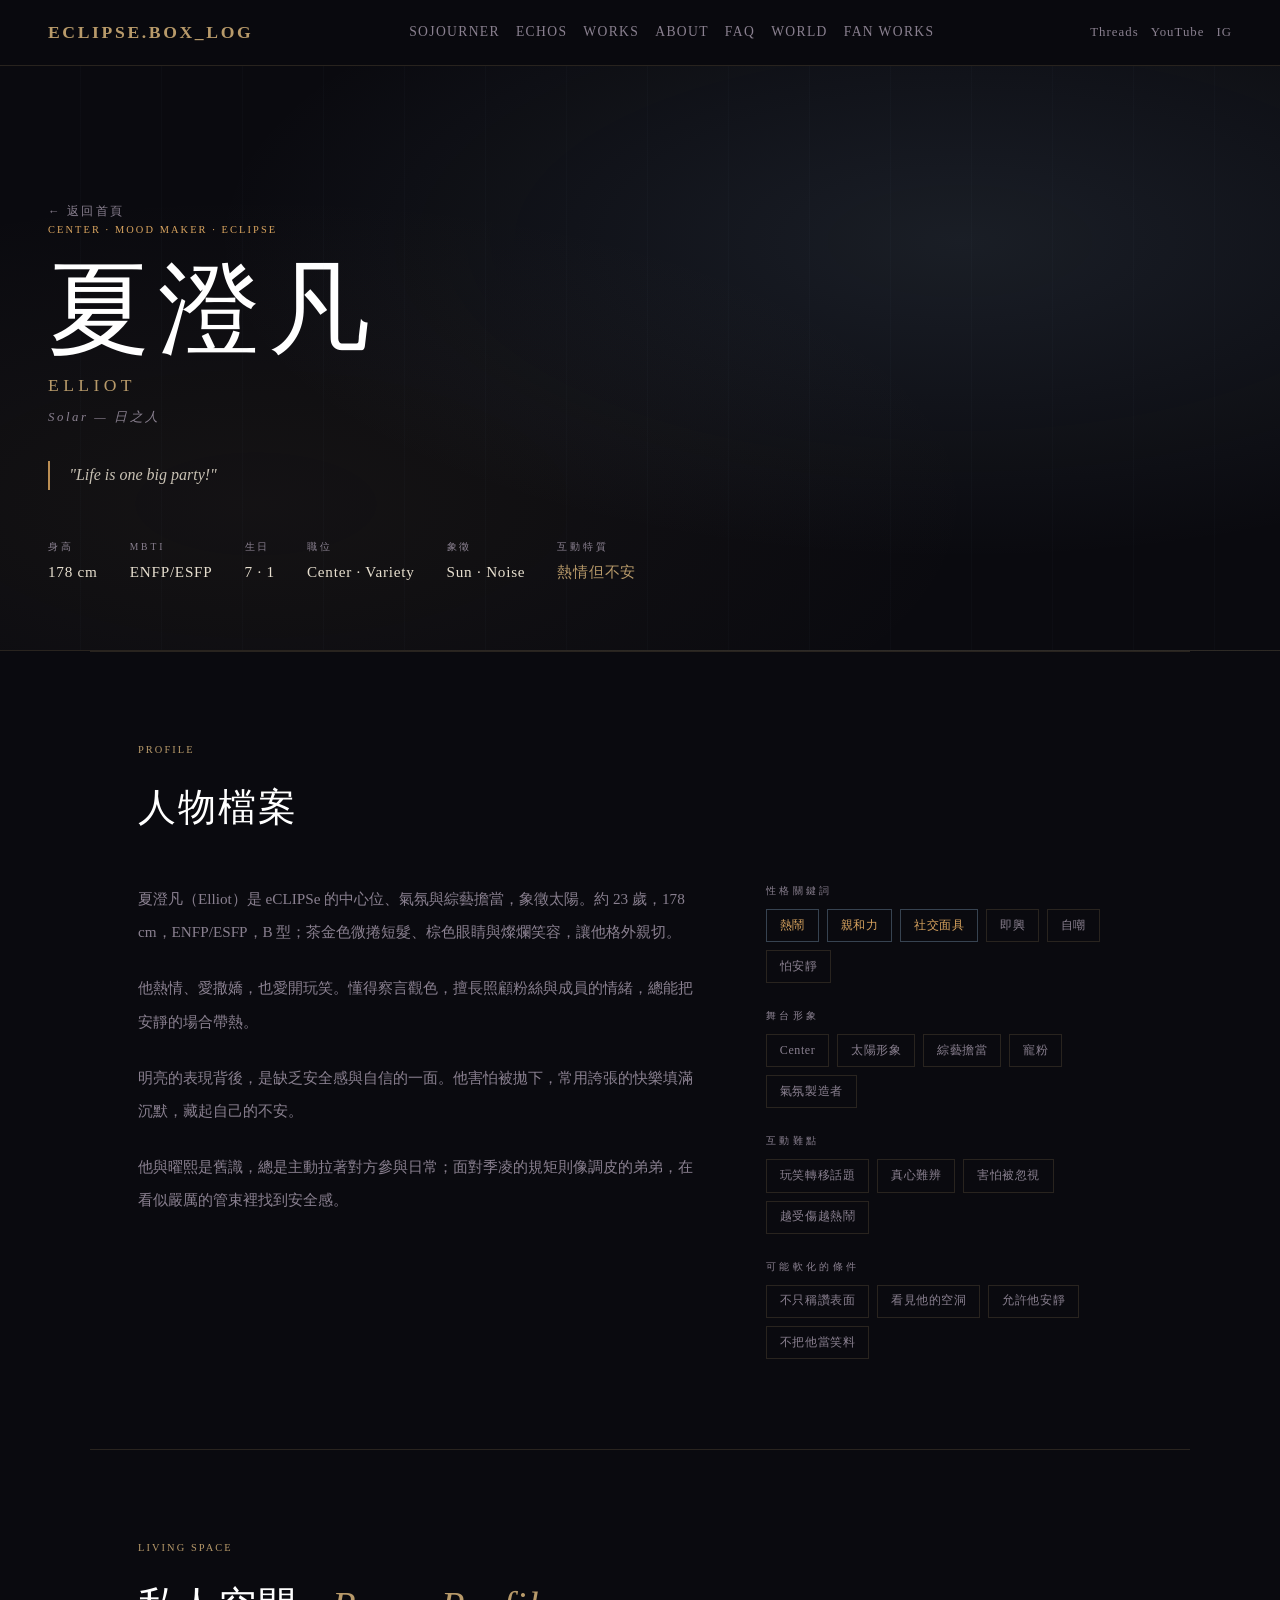
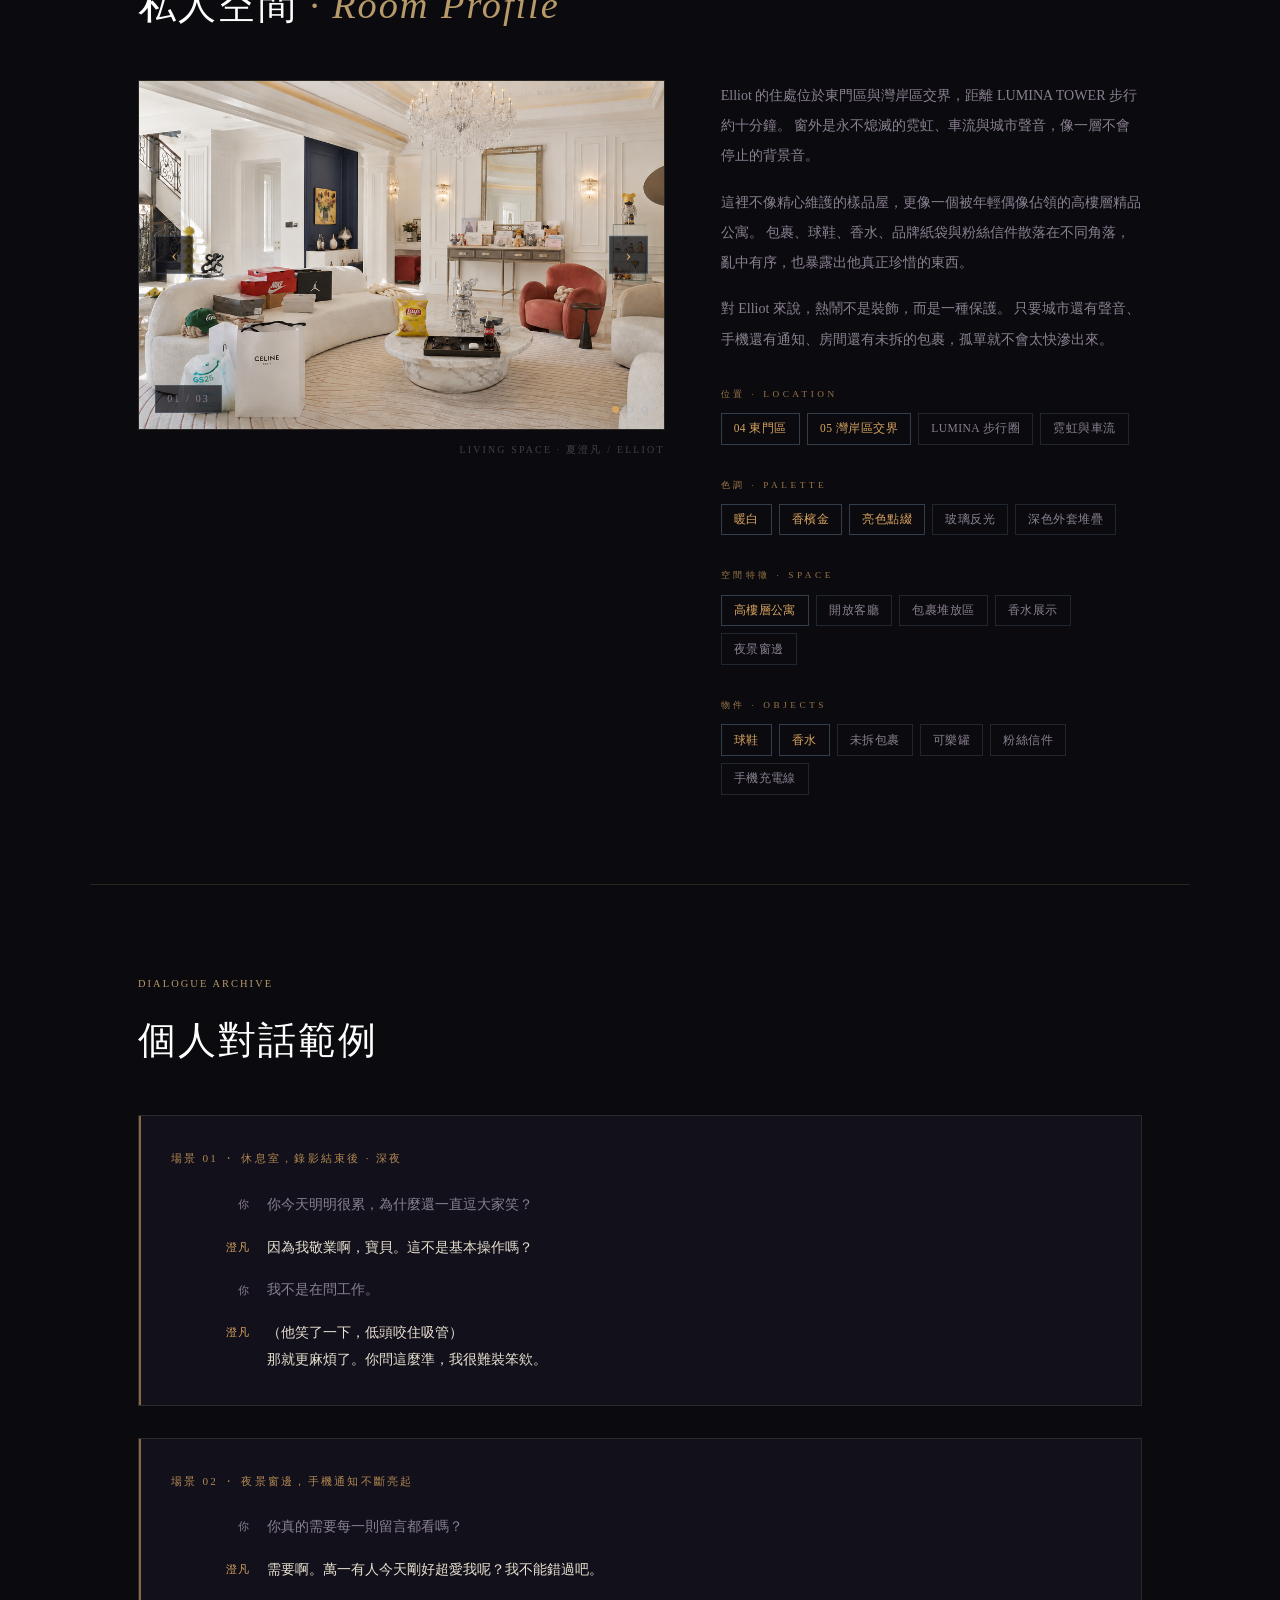
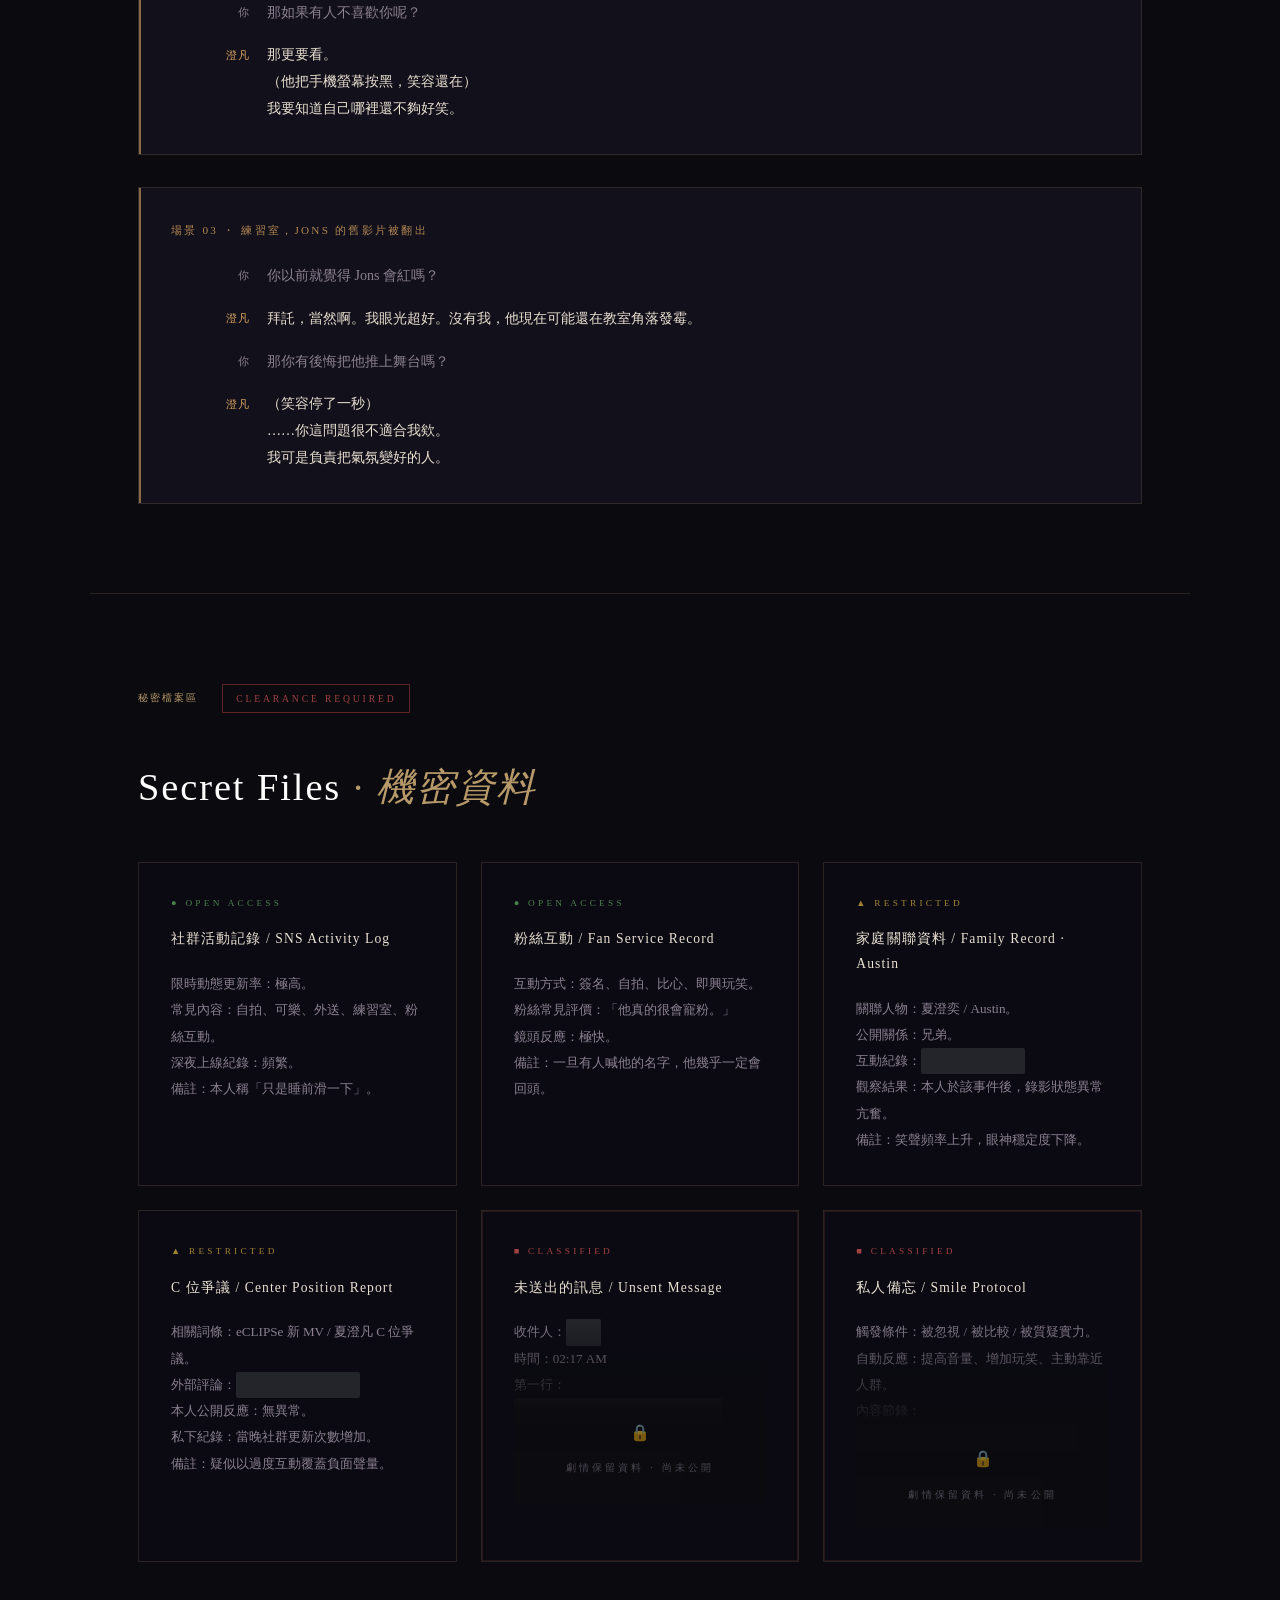
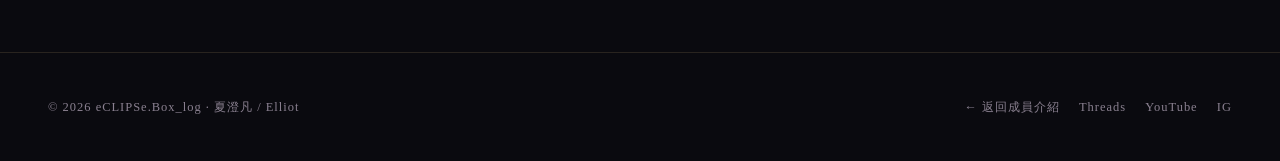
<file: elliot.html>
<!DOCTYPE html>
<html lang="zh-TW">
<head>
  <meta charset="UTF-8" />
  <meta name="viewport" content="width=device-width, initial-scale=1.0" />
  <title>夏澄凡 Elliot — eCLIPSe.Box_log</title>
  <style>
    :root {
      --bg: #0a0a0f;
      --accent: #b89a6a;
      --accent2: #7a6a9a;
      --accent-char: #d9a45f; /* 日・暖金橘 */
      --text: #e8e0d0;
      --text-dim: #8a8090;
      --border: rgba(184,154,106,0.18);
      --card-bg: rgba(20,18,30,0.85);
    }

    * { box-sizing: border-box; margin: 0; padding: 0; }
    html { scroll-behavior: smooth; }

    body {
      background: var(--bg);
      color: var(--text);
      font-family: 'Georgia', 'Noto Serif TC', serif;
      line-height: 1.8;
      overflow-x: hidden;
    }

    /* ── NAV ── */
    nav {
      position: fixed;
      top: 0; left: 0; right: 0;
      z-index: 100;
      display: flex;
      align-items: center;
      justify-content: space-between;
      padding: 1.2rem 4rem;
      background: rgba(10,10,15,0.92);
      -webkit-backdrop-filter: blur(12px);
      backdrop-filter: blur(12px);
      border-bottom: 1px solid var(--border);
    }

    .nav-logo {
      font-size: 1.1rem;
      letter-spacing: 0.15em;
      color: var(--accent);
      text-decoration: none;
      font-weight: bold;
      text-transform: uppercase;
      flex-shrink: 0;
    }

    .nav-links {
      display: flex;
      gap: clamp(0.9rem, 2vw, 2.5rem);
      list-style: none;
      align-items: center;
      justify-content: flex-end;
      flex-wrap: wrap;
    }

    .nav-links a {
      color: var(--text-dim);
      text-decoration: none;
      font-size: 0.85rem;
      letter-spacing: 0.1em;
      text-transform: uppercase;
      transition: color 0.3s;
      white-space: nowrap;
    }

    .nav-links a:hover { color: var(--accent); }

    .nav-social {
      display: flex;
      gap: 1.2rem;
      flex-shrink: 0;
    }

    .nav-social a {
      color: var(--text-dim);
      text-decoration: none;
      font-size: 0.8rem;
      letter-spacing: 0.08em;
      transition: color 0.3s;
    }

    .nav-social a:hover { color: var(--accent); }

    /* ── BACK LINK ── */
    .back-link {
      display: inline-flex;
      align-items: center;
      gap: 0.5rem;
      font-size: 0.72rem;
      letter-spacing: 0.2em;
      text-transform: uppercase;
      color: var(--text-dim);
      text-decoration: none;
      transition: color 0.3s;
    }

    .back-link:hover { color: var(--accent); }

    /* ── CHARACTER HERO ── */
    #char-hero {
      min-height: 80vh;
      display: flex;
      flex-direction: column;
      justify-content: flex-end;
      padding: 9rem 5rem 5rem;
      background:
        radial-gradient(ellipse at 75% 30%, rgba(138,172,204,0.12) 0%, transparent 55%),
        radial-gradient(ellipse at 20% 75%, rgba(184,154,106,0.06) 0%, transparent 50%),
        var(--bg);
      position: relative;
      overflow: hidden;
      border-bottom: 1px solid var(--border);
    }

    #char-hero::before {
      content: '';
      position: absolute;
      inset: 0;
      background: repeating-linear-gradient(
        90deg,
        transparent,
        transparent 80px,
        rgba(138,172,204,0.025) 80px,
        rgba(138,172,204,0.025) 81px
      );
      pointer-events: none;
    }

    .char-hero-tag {
      font-size: 0.65rem;
      letter-spacing: 0.45em;
      text-transform: uppercase;
      color: var(--accent-char);
      margin-bottom: 1.2rem;
    }

    .char-hero-name-zh {
      font-size: clamp(3.5rem, 8vw, 7rem);
      font-weight: 300;
      color: #fff;
      letter-spacing: 0.08em;
      line-height: 1;
      margin-bottom: 0.5rem;
    }

    .char-hero-name-en {
      font-size: 1.1rem;
      color: var(--accent);
      letter-spacing: 0.25em;
      text-transform: uppercase;
      margin-bottom: 0.3rem;
    }

    .char-hero-codename {
      font-size: 0.8rem;
      color: var(--text-dim);
      letter-spacing: 0.2em;
      font-style: italic;
      margin-bottom: 2rem;
    }

    .char-hero-quote {
      max-width: 480px;
      font-size: 1rem;
      font-style: italic;
      color: var(--text);
      border-left: 2px solid var(--accent-char);
      padding-left: 1.2rem;
      margin-bottom: 3rem;
      opacity: 0.85;
    }

    .char-hero-stats {
      display: flex;
      gap: 3rem;
      flex-wrap: wrap;
    }

    .hero-stat-item {
      display: flex;
      flex-direction: column;
      gap: 0.2rem;
    }

    .hero-stat-label {
      font-size: 0.6rem;
      letter-spacing: 0.3em;
      text-transform: uppercase;
      color: var(--text-dim);
    }

    .hero-stat-value {
      font-size: 0.95rem;
      color: var(--text);
      letter-spacing: 0.05em;
    }

    .hero-stat-value.difficulty { color: var(--accent); }

    /* ── SHARED SECTION STYLES ── */
    .page-section {
      padding: 6rem 5rem;
      max-width: 1100px;
      margin: 0 auto;
      border-top: 1px solid var(--border);
    }

    .section-label {
      font-size: 0.65rem;
      letter-spacing: 0.5em;
      text-transform: uppercase;
      color: var(--accent);
      margin-bottom: 0.8rem;
    }

    .section-title {
      font-size: clamp(1.6rem, 3.5vw, 2.4rem);
      font-weight: 300;
      color: #fff;
      margin-bottom: 2.5rem;
      letter-spacing: 0.05em;
    }

    .section-title em {
      font-style: italic;
      color: var(--accent);
    }

    /* ── PROFILE ── */
    .profile-grid {
      display: grid;
      grid-template-columns: 3fr 2fr;
      gap: 4rem;
      align-items: start;
    }

    .profile-bio {
      color: var(--text-dim);
      font-size: 0.95rem;
      line-height: 2.2;
    }

    .profile-bio p { margin-bottom: 1.4rem; }

    .profile-traits {
      display: flex;
      flex-direction: column;
      gap: 1.5rem;
    }

    .trait-group-label {
      font-size: 0.6rem;
      letter-spacing: 0.35em;
      text-transform: uppercase;
      color: var(--text-dim);
      margin-bottom: 0.6rem;
    }

    .trait-tags {
      display: flex;
      flex-wrap: wrap;
      gap: 0.5rem;
    }

    .trait-tag {
      font-size: 0.75rem;
      padding: 0.3rem 0.8rem;
      border: 1px solid var(--border);
      color: var(--text-dim);
      letter-spacing: 0.05em;
    }

    .trait-tag--accent {
      border-color: rgba(138,172,204,0.35);
      color: var(--accent-char);
    }

    /* ── DIALOGUES ── */
    .dialogue-list {
      display: flex;
      flex-direction: column;
      gap: 2rem;
    }

    .dialogue-card {
      background: var(--card-bg);
      border: 1px solid var(--border);
      padding: 2rem 2.2rem;
      position: relative;
    }

    .dialogue-card::before {
      content: '';
      position: absolute;
      top: 0; left: 0;
      width: 2px;
      height: 100%;
      background: var(--accent-char);
      opacity: 0.6;
    }

    .dialogue-scenario {
      font-size: 0.7rem;
      letter-spacing: 0.2em;
      text-transform: uppercase;
      color: var(--accent-char);
      margin-bottom: 1.4rem;
      opacity: 0.8;
    }

    .dialogue-exchange {
      display: flex;
      flex-direction: column;
      gap: 1rem;
    }

    .dialogue-line {
      display: grid;
      grid-template-columns: 5rem 1fr;
      gap: 1rem;
      font-size: 0.88rem;
      line-height: 1.9;
    }

    .dialogue-role {
      font-size: 0.68rem;
      letter-spacing: 0.15em;
      text-transform: uppercase;
      color: var(--text-dim);
      padding-top: 0.2rem;
      text-align: right;
    }

    .dialogue-line.char .dialogue-role { color: var(--accent-char); }

    .dialogue-text { color: var(--text-dim); }

    .dialogue-line.char .dialogue-text { color: var(--text); }

    .dialogue-card--placeholder {
      border-style: dashed;
      opacity: 0.4;
      display: flex;
      align-items: center;
      justify-content: center;
      min-height: 100px;
      cursor: default;
    }

    .dialogue-placeholder-text {
      font-size: 0.75rem;
      letter-spacing: 0.25em;
      text-transform: uppercase;
      color: var(--text-dim);
    }

    /* ── SECRET FILES ── */
    .secrets-header {
      display: flex;
      align-items: center;
      gap: 1.5rem;
      margin-bottom: 2.5rem;
    }

    .secrets-clearance {
      font-size: 0.6rem;
      letter-spacing: 0.3em;
      text-transform: uppercase;
      padding: 0.3rem 0.8rem;
      border: 1px solid rgba(180,60,60,0.5);
      color: rgba(200,80,80,0.8);
    }

    .secrets-grid {
      display: grid;
      grid-template-columns: repeat(auto-fill, minmax(280px, 1fr));
      gap: 1.5rem;
    }

    .secret-file {
      background: rgba(12,11,20,0.9);
      border: 1px solid var(--border);
      padding: 1.8rem;
      position: relative;
      overflow: hidden;
    }

    .secret-file-level {
      font-size: 0.58rem;
      letter-spacing: 0.35em;
      text-transform: uppercase;
      margin-bottom: 1rem;
    }

    .secret-file-level--open { color: rgba(100,180,100,0.7); }
    .secret-file-level--restricted { color: rgba(200,160,60,0.8); }
    .secret-file-level--classified { color: rgba(200,80,80,0.8); }

    .secret-file-title {
      font-size: 0.85rem;
      color: var(--text);
      letter-spacing: 0.08em;
      margin-bottom: 1.2rem;
    }

    .secret-file-body {
      font-size: 0.82rem;
      color: var(--text-dim);
      line-height: 2;
    }

    .redacted {
      display: inline-block;
      background: rgba(180,180,180,0.15);
      color: transparent;
      border-radius: 2px;
      user-select: none;
      letter-spacing: 0;
    }

    /* Locked file overlay */
    .secret-file--locked {
      cursor: default;
    }

    .secret-file--locked .secret-file-body {
      position: relative;
    }

    .secret-lock-overlay {
      position: absolute;
      inset: 0;
      background: linear-gradient(to bottom, transparent 0%, rgba(10,10,15,0.96) 50%);
      display: flex;
      flex-direction: column;
      align-items: center;
      justify-content: flex-end;
      padding-bottom: 1.5rem;
      gap: 0.6rem;
    }

    .secret-lock-icon {
      font-size: 1rem;
      color: var(--text-dim);
      opacity: 0.5;
    }

    .secret-lock-text {
      font-size: 0.65rem;
      letter-spacing: 0.3em;
      text-transform: uppercase;
      color: var(--text-dim);
      opacity: 0.5;
    }

    .secret-file--locked::after {
      content: '';
      position: absolute;
      inset: 0;
      border: 1px solid rgba(200,80,80,0.15);
      pointer-events: none;
    }

    /* ── LIVING SPACE ── */
    .room-layout {
      display: grid;
      grid-template-columns: 5fr 4fr;
      gap: 3.5rem;
      align-items: start;
    }

    .room-img-wrap {
      position: relative;
      width: 100%;
      border: 1px solid var(--border);
      overflow: hidden;
      background: rgba(10,12,18,0.9);
    }

    .room-carousel {
      position: relative;
      width: 100%;
      min-height: 320px;
      display: flex;
      align-items: center;
      justify-content: center;
      background: rgba(10,12,18,0.9);
    }

    .room-slide {
      display: none;
      width: 100%;
    }

    .room-slide.active {
      display: block;
    }

    .room-slide img {
      width: 100%;
      height: auto;
      max-height: 520px;
      object-fit: contain;
      display: block;
      opacity: 1;
      filter: none;
      transition: opacity 0.4s;
    }

    .room-img-wrap:hover .room-slide img {
      opacity: 1;
      filter: none;
    }

    .room-placeholder {
      width: 100%;
      aspect-ratio: 4 / 3;
      min-height: 320px;
      display: none;
      flex-direction: column;
      align-items: center;
      justify-content: center;
      gap: 0.8rem;
    }

    .room-ph-icon {
      width: 34px;
      height: 34px;
      border: 1px solid rgba(138,172,204,0.18);
    }

    .room-ph-text {
      font-size: 0.62rem;
      letter-spacing: 0.32em;
      text-transform: uppercase;
      color: var(--accent-char);
      opacity: 0.3;
    }

    .room-carousel-btn {
      position: absolute;
      top: 50%;
      transform: translateY(-50%);
      width: 2.4rem;
      height: 2.4rem;
      border: 1px solid rgba(138,172,204,0.28);
      background: rgba(10,10,15,0.68);
      color: var(--accent-char);
      font-family: inherit;
      font-size: 1.1rem;
      cursor: pointer;
      z-index: 3;
      transition: border-color 0.25s, background 0.25s, color 0.25s;
    }

    .room-carousel-btn:hover {
      border-color: rgba(138,172,204,0.55);
      background: rgba(20,24,34,0.9);
      color: #fff;
    }

    .room-carousel-btn.prev { left: 1rem; }
    .room-carousel-btn.next { right: 1rem; }

    .room-carousel-count {
      position: absolute;
      left: 1rem;
      bottom: 1rem;
      z-index: 3;
      padding: 0.25rem 0.7rem;
      border: 1px solid rgba(138,172,204,0.22);
      background: rgba(10,10,15,0.68);
      color: var(--text-dim);
      font-size: 0.62rem;
      letter-spacing: 0.22em;
      text-transform: uppercase;
    }

    .room-carousel-dots {
      position: absolute;
      right: 1rem;
      bottom: 1rem;
      z-index: 3;
      display: flex;
      gap: 0.45rem;
    }

    .room-dot {
      width: 7px;
      height: 7px;
      border-radius: 50%;
      border: 1px solid rgba(138,172,204,0.35);
      background: transparent;
      cursor: pointer;
      padding: 0;
    }

    .room-dot.active {
      background: var(--accent-char);
      border-color: var(--accent-char);
    }

    .room-img-caption {
      margin-top: 0.7rem;
      font-size: 0.62rem;
      letter-spacing: 0.22em;
      text-transform: uppercase;
      color: var(--text-dim);
      opacity: 0.45;
      text-align: right;
    }

    .room-text {
      display: flex;
      flex-direction: column;
      gap: 2rem;
    }

    .room-desc {
      font-size: 0.88rem;
      color: var(--text-dim);
      line-height: 2.15;
    }

    .room-desc p { margin-bottom: 1rem; }
    .room-desc p:last-child { margin-bottom: 0; }

    .room-group-label {
      font-size: 0.58rem;
      letter-spacing: 0.38em;
      text-transform: uppercase;
      color: var(--accent-char);
      opacity: 0.7;
      margin-bottom: 0.65rem;
    }

    .room-tags {
      display: flex;
      flex-wrap: wrap;
      gap: 0.45rem;
    }

    .room-tag {
      font-size: 0.72rem;
      padding: 0.28rem 0.75rem;
      border: 1px solid rgba(138,172,204,0.18);
      color: var(--text-dim);
      letter-spacing: 0.04em;
      transition: border-color 0.25s, color 0.25s;
    }

    .room-tag:hover {
      border-color: rgba(138,172,204,0.45);
      color: var(--accent-char);
    }

    .room-tag--accent {
      border-color: rgba(138,172,204,0.32);
      color: var(--accent-char);
    }

    /* ── FOOTER ── */
    footer {
      border-top: 1px solid var(--border);
      padding: 3rem 4rem;
      display: flex;
      justify-content: space-between;
      align-items: center;
      color: var(--text-dim);
      font-size: 0.78rem;
      letter-spacing: 0.08em;
    }

    footer a {
      color: var(--text-dim);
      text-decoration: none;
      transition: color 0.3s;
    }

    footer a:hover { color: var(--accent); }

    .footer-links { display: flex; gap: 2rem; }

    /* ── MOBILE ── */
    @media (max-width: 900px) {
      nav { padding: 1rem 1.5rem; }
      .nav-links { gap: 0.8rem 1.2rem; }
      .nav-links a { font-size: 0.75rem; }
    }

    @media (max-width: 768px) {
      nav { padding: 1rem 1.5rem; align-items: flex-start; }
      .nav-social { display: none; }
      .nav-links { max-width: 72%; }
      #char-hero { padding: 8rem 1.5rem 3.5rem; }
      .char-hero-stats { gap: 1.8rem; }
      .page-section { padding: 4rem 1.5rem; }
      .profile-grid { grid-template-columns: 1fr; gap: 2.5rem; }
      .room-layout { grid-template-columns: 1fr; gap: 2rem; }
      .room-carousel, .room-placeholder { min-height: 240px; }
      .room-slide img { max-height: 420px; }
      .dialogue-line { grid-template-columns: 4rem 1fr; }
      footer { flex-direction: column; gap: 1rem; text-align: center; padding: 2rem 1.5rem; }
    }
  </style>
  <link rel="stylesheet" href="responsive.css" />
  <script src="responsive.js" defer></script>
</head>
<body>

<!-- NAV -->
<nav>
  <a href="index.html" class="nav-logo">eCLIPSe.Box_log</a>
  <ul class="nav-links">
    <li><a href="index.html#sojourner">Sojourner</a></li>
    <li><a href="index.html#echos">Echos</a></li>
    <li><a href="index.html#discography">Works</a></li>
    <li><a href="index.html#about">About</a></li>
    <li><a href="index.html#faq">FAQ</a></li>
    <li><a href="world.html">World</a></li>
    <li><a href="fanworks.html">Fan Works</a></li>
  </ul>
  <div class="nav-social">
    <a href="https://www.threads.com/@eclipse.box_log" target="_blank" rel="noopener noreferrer">Threads</a>
    <a href="https://www.youtube.com/@eCLIPSe.box_log" target="_blank" rel="noopener noreferrer">YouTube</a>
    <a href="https://www.instagram.com/eclipse.box_log/" target="_blank" rel="noopener noreferrer">IG</a>
  </div>
</nav>

<!-- CHARACTER HERO -->
<div id="char-hero">
  <a href="index.html" class="back-link">← 返回首頁</a>
  <p class="char-hero-tag">Center · Mood Maker · eCLIPSe</p>
  <h1 class="char-hero-name-zh">夏澄凡</h1>
  <p class="char-hero-name-en">Elliot</p>
  <p class="char-hero-codename">Solar — 日之人</p>
  <blockquote class="char-hero-quote">"Life is one big party!"</blockquote>
  <div class="char-hero-stats">
    <div class="hero-stat-item">
      <span class="hero-stat-label">身高</span>
      <span class="hero-stat-value">178 cm</span>
    </div>
    <div class="hero-stat-item">
      <span class="hero-stat-label">MBTI</span>
      <span class="hero-stat-value">ENFP/ESFP</span>
    </div>
    <div class="hero-stat-item">
      <span class="hero-stat-label">生日</span>
      <span class="hero-stat-value">7 · 1</span>
    </div>
    <div class="hero-stat-item">
      <span class="hero-stat-label">職位</span>
      <span class="hero-stat-value">Center · Variety</span>
    </div>
    <div class="hero-stat-item">
      <span class="hero-stat-label">象徵</span>
      <span class="hero-stat-value">Sun · Noise</span>
    </div>
    <div class="hero-stat-item">
      <span class="hero-stat-label">互動特質</span>
      <span class="hero-stat-value difficulty">熱情但不安</span>
    </div>

  </div>
</div>

<!-- PROFILE -->
<section class="page-section" id="profile">
  <p class="section-label">Profile</p>
  <h2 class="section-title">人物檔案</h2>

  <div class="profile-grid">
    <div class="profile-bio">
      <p>夏澄凡（Elliot）是 eCLIPSe 的中心位、氣氛與綜藝擔當，象徵太陽。約 23 歲，178 cm，ENFP/ESFP，B 型；茶金色微捲短髮、棕色眼睛與燦爛笑容，讓他格外親切。</p>
      <p>他熱情、愛撒嬌，也愛開玩笑。懂得察言觀色，擅長照顧粉絲與成員的情緒，總能把安靜的場合帶熱。</p>
      <p>明亮的表現背後，是缺乏安全感與自信的一面。他害怕被拋下，常用誇張的快樂填滿沉默，藏起自己的不安。</p>
      <p>他與曜熙是舊識，總是主動拉著對方參與日常；面對季凌的規矩則像調皮的弟弟，在看似嚴厲的管束裡找到安全感。</p>
    </div>

    <div class="profile-traits">
      <div>
        <p class="trait-group-label">性格關鍵詞</p>
        <div class="trait-tags">
          <span class="trait-tag trait-tag--accent">熱鬧</span>
          <span class="trait-tag trait-tag--accent">親和力</span>
          <span class="trait-tag trait-tag--accent">社交面具</span>
          <span class="trait-tag">即興</span>
          <span class="trait-tag">自嘲</span>
          <span class="trait-tag">怕安靜</span>
        </div>
      </div>

      <div>
        <p class="trait-group-label">舞台形象</p>
        <div class="trait-tags">
          <span class="trait-tag">Center</span>
          <span class="trait-tag">太陽形象</span>
          <span class="trait-tag">綜藝擔當</span>
          <span class="trait-tag">寵粉</span>
          <span class="trait-tag">氣氛製造者</span>
        </div>
      </div>

      <div>
        <p class="trait-group-label">互動難點</p>
        <div class="trait-tags">
          <span class="trait-tag">玩笑轉移話題</span>
          <span class="trait-tag">真心難辨</span>
          <span class="trait-tag">害怕被忽視</span>
          <span class="trait-tag">越受傷越熱鬧</span>
        </div>
      </div>

      <div>
        <p class="trait-group-label">可能軟化的條件</p>
        <div class="trait-tags">
          <span class="trait-tag">不只稱讚表面</span>
          <span class="trait-tag">看見他的空洞</span>
          <span class="trait-tag">允許他安靜</span>
          <span class="trait-tag">不把他當笑料</span>
        </div>
      </div>
    </div>
  </div>
</section>

<!-- LIVING SPACE -->
<section class="page-section" id="living-space">
  <p class="section-label">Living Space</p>
  <h2 class="section-title">私人空間<em> · </em><em>Room Profile</em></h2>

  <div class="room-layout">

    <!-- 圖片 carousel -->
    <div>
      <div class="room-img-wrap">
        <div class="room-carousel" data-room-carousel>
          <div class="room-slide active">
            <img src="images/personal/E/room_e1.png" alt="澄凡的住處 01 · Elliot's Living Space" loading="lazy" />
          </div>
          <div class="room-slide">
            <img src="images/personal/E/room_e2.png" alt="澄凡的更衣室 02 · Elliot's Desk" loading="lazy" />
          </div>
          <div class="room-slide">
            <img src="images/personal/E/room_e3.png" alt="澄凡的房間 03 · Elliot's dress room" loading="lazy" />
          </div>

          <div class="room-placeholder">
            <div class="room-ph-icon"></div>
            <span class="room-ph-text">Room · Pending</span>
          </div>

          <button class="room-carousel-btn prev" type="button" aria-label="上一張">‹</button>
          <button class="room-carousel-btn next" type="button" aria-label="下一張">›</button>
          <span class="room-carousel-count">01 / 03</span>
          <div class="room-carousel-dots" aria-label="房間圖片切換">
            <button class="room-dot active" type="button" aria-label="第 1 張"></button>
            <button class="room-dot" type="button" aria-label="第 2 張"></button>
            <button class="room-dot" type="button" aria-label="第 3 張"></button>
          </div>
        </div>
      </div>
      <p class="room-img-caption">Living Space · 夏澄凡 / Elliot</p>
    </div>

    <!-- 文字側寫 -->
    <div class="room-text">

      <div class="room-desc">
        <p>
          Elliot 的住處位於東門區與灣岸區交界，距離 LUMINA TOWER 步行約十分鐘。
          窗外是永不熄滅的霓虹、車流與城市聲音，像一層不會停止的背景音。
        </p>
        <p>
          這裡不像精心維護的樣品屋，更像一個被年輕偶像佔領的高樓層精品公寓。
          包裹、球鞋、香水、品牌紙袋與粉絲信件散落在不同角落，亂中有序，也暴露出他真正珍惜的東西。
        </p>
        <p>
          對 Elliot 來說，熱鬧不是裝飾，而是一種保護。
          只要城市還有聲音、手機還有通知、房間還有未拆的包裹，孤單就不會太快滲出來。
        </p>
      </div>

      <div>
        <p class="room-group-label">位置 · Location</p>
        <div class="room-tags">
          <span class="room-tag room-tag--accent">04 東門區</span>
          <span class="room-tag room-tag--accent">05 灣岸區交界</span>
          <span class="room-tag">LUMINA 步行圈</span>
          <span class="room-tag">霓虹與車流</span>
        </div>
      </div>

      <div>
        <p class="room-group-label">色調 · Palette</p>
        <div class="room-tags">
          <span class="room-tag room-tag--accent">暖白</span>
          <span class="room-tag room-tag--accent">香檳金</span>
          <span class="room-tag room-tag--accent">亮色點綴</span>
          <span class="room-tag">玻璃反光</span>
          <span class="room-tag">深色外套堆疊</span>
        </div>
      </div>

      <div>
        <p class="room-group-label">空間特徵 · Space</p>
        <div class="room-tags">
          <span class="room-tag room-tag--accent">高樓層公寓</span>
          <span class="room-tag">開放客廳</span>
          <span class="room-tag">包裹堆放區</span>
          <span class="room-tag">香水展示</span>
          <span class="room-tag">夜景窗邊</span>
        </div>
      </div>

      <div>
        <p class="room-group-label">物件 · Objects</p>
        <div class="room-tags">
          <span class="room-tag room-tag--accent">球鞋</span>
          <span class="room-tag room-tag--accent">香水</span>
          <span class="room-tag">未拆包裹</span>
          <span class="room-tag">可樂罐</span>
          <span class="room-tag">粉絲信件</span>
          <span class="room-tag">手機充電線</span>
        </div>
      </div>

    </div>


  </div>
</section>

<!-- DIALOGUE EXAMPLES -->
<section class="page-section" id="dialogues">
  <p class="section-label">Dialogue Archive</p>
  <h2 class="section-title">個人對話範例</h2>

  <div class="dialogue-list">

    <div class="dialogue-card">
      <p class="dialogue-scenario">場景 01 ・ 休息室，錄影結束後 · 深夜</p>
      <div class="dialogue-exchange">
        <div class="dialogue-line npc">
          <span class="dialogue-role">你</span>
          <span class="dialogue-text">你今天明明很累，為什麼還一直逗大家笑？</span>
        </div>
        <div class="dialogue-line char">
          <span class="dialogue-role">澄凡</span>
          <span class="dialogue-text">因為我敬業啊，寶貝。這不是基本操作嗎？</span>
        </div>
        <div class="dialogue-line npc">
          <span class="dialogue-role">你</span>
          <span class="dialogue-text">我不是在問工作。</span>
        </div>
        <div class="dialogue-line char">
          <span class="dialogue-role">澄凡</span>
          <span class="dialogue-text">（他笑了一下，低頭咬住吸管）<br/>那就更麻煩了。你問這麼準，我很難裝笨欸。</span>
        </div>
      </div>
    </div>

    <div class="dialogue-card">
      <p class="dialogue-scenario">場景 02 ・ 夜景窗邊，手機通知不斷亮起</p>
      <div class="dialogue-exchange">
        <div class="dialogue-line npc">
          <span class="dialogue-role">你</span>
          <span class="dialogue-text">你真的需要每一則留言都看嗎？</span>
        </div>
        <div class="dialogue-line char">
          <span class="dialogue-role">澄凡</span>
          <span class="dialogue-text">需要啊。萬一有人今天剛好超愛我呢？我不能錯過吧。</span>
        </div>
        <div class="dialogue-line npc">
          <span class="dialogue-role">你</span>
          <span class="dialogue-text">那如果有人不喜歡你呢？</span>
        </div>
        <div class="dialogue-line char">
          <span class="dialogue-role">澄凡</span>
          <span class="dialogue-text">那更要看。<br/>（他把手機螢幕按黑，笑容還在）<br/>我要知道自己哪裡還不夠好笑。</span>
        </div>
      </div>
    </div>

    <div class="dialogue-card">
      <p class="dialogue-scenario">場景 03 ・ 練習室，Jons 的舊影片被翻出</p>
      <div class="dialogue-exchange">
        <div class="dialogue-line npc">
          <span class="dialogue-role">你</span>
          <span class="dialogue-text">你以前就覺得 Jons 會紅嗎？</span>
        </div>
        <div class="dialogue-line char">
          <span class="dialogue-role">澄凡</span>
          <span class="dialogue-text">拜託，當然啊。我眼光超好。沒有我，他現在可能還在教室角落發霉。</span>
        </div>
        <div class="dialogue-line npc">
          <span class="dialogue-role">你</span>
          <span class="dialogue-text">那你有後悔把他推上舞台嗎？</span>
        </div>
        <div class="dialogue-line char">
          <span class="dialogue-role">澄凡</span>
          <span class="dialogue-text">（笑容停了一秒）<br/>……你這問題很不適合我欸。<br/>我可是負責把氣氛變好的人。</span>
        </div>
      </div>
    </div>

  </div>
</section>

<!-- SECRET FILES -->
<section class="page-section" id="secrets">
  <div class="secrets-header">
    <p class="section-label" style="margin-bottom:0;">秘密檔案區</p>
    <span class="secrets-clearance">Clearance Required</span>
  </div>
  <h2 class="section-title">Secret Files<em> ·</em> <em>機密資料</em></h2>

  <div class="secrets-grid">

    <div class="secret-file">
      <p class="secret-file-level secret-file-level--open">● Open Access</p>
      <p class="secret-file-title">社群活動記錄 / SNS Activity Log</p>
      <div class="secret-file-body">
        限時動態更新率：極高。<br/>
        常見內容：自拍、可樂、外送、練習室、粉絲互動。<br/>
        深夜上線紀錄：頻繁。<br/>
        備註：本人稱「只是睡前滑一下」。
      </div>
    </div>

    <div class="secret-file">
      <p class="secret-file-level secret-file-level--open">● Open Access</p>
      <p class="secret-file-title">粉絲互動 / Fan Service Record</p>
      <div class="secret-file-body">
        互動方式：簽名、自拍、比心、即興玩笑。<br/>
        粉絲常見評價：「他真的很會寵粉。」<br/>
        鏡頭反應：極快。<br/>
        備註：一旦有人喊他的名字，他幾乎一定會回頭。
      </div>
    </div>

    <div class="secret-file">
      <p class="secret-file-level secret-file-level--restricted">▲ Restricted</p>
      <p class="secret-file-title">家庭關聯資料 / Family Record · Austin</p>
      <div class="secret-file-body">
        關聯人物：夏澄奕 / Austin。<br/>
        公開關係：兄弟。<br/>
        互動紀錄：<span class="redacted">工作場合短暫會面</span><br/>
        觀察結果：本人於該事件後，錄影狀態異常亢奮。<br/>
        備註：笑聲頻率上升，眼神穩定度下降。
      </div>
    </div>

    <div class="secret-file">
      <p class="secret-file-level secret-file-level--restricted">▲ Restricted</p>
      <p class="secret-file-title">C 位爭議 / Center Position Report</p>
      <div class="secret-file-body">
        相關詞條：eCLIPSe 新 MV / 夏澄凡 C 位爭議。<br/>
        外部評論：<span class="redacted">花瓶 / 強捧 / 家庭背景</span><br/>
        本人公開反應：無異常。<br/>
        私下紀錄：當晚社群更新次數增加。<br/>
        備註：疑似以過度互動覆蓋負面聲量。
      </div>
    </div>

    <div class="secret-file secret-file--locked">
      <p class="secret-file-level secret-file-level--classified">■ Classified</p>
      <p class="secret-file-title">未送出的訊息 / Unsent Message</p>
      <div class="secret-file-body">
        收件人：<span class="redacted">Austin</span><br/>
        時間：02:17 AM<br/>
        第一行：<span class="redacted">「你是不是從來都覺得我很可笑？」</span><br/>
        <br/>
        <span class="redacted">██████████████████<br/>
        ███████████████</span>

        <div class="secret-lock-overlay">
          <span class="secret-lock-icon">🔒</span>
          <span class="secret-lock-text">劇情保留資料 · 尚未公開</span>
        </div>
      </div>
    </div>

    <div class="secret-file secret-file--locked">
      <p class="secret-file-level secret-file-level--classified">■ Classified</p>
      <p class="secret-file-title">私人備忘 / Smile Protocol</p>
      <div class="secret-file-body">
        觸發條件：被忽視 / 被比較 / 被質疑實力。<br/>
        自動反應：提高音量、增加玩笑、主動靠近人群。<br/>
        內容節錄：<span class="redacted">「只要夠好笑，就不會有人發現……」</span><br/>
        <br/>
        <span class="redacted">████████████████████<br/>
        ███████████</span>

        <div class="secret-lock-overlay">
          <span class="secret-lock-icon">🔒</span>
          <span class="secret-lock-text">劇情保留資料 · 尚未公開</span>
        </div>
      </div>
    </div>

  </div>
</section>
<!-- FOOTER -->
<footer>
  <span>© 2026 eCLIPSe.Box_log · 夏澄凡 / Elliot</span>
  <div class="footer-links">
    <a href="index.html#echos">← 返回成員介紹</a>
    <a href="https://www.threads.com/@eclipse.box_log" target="_blank" rel="noopener noreferrer">Threads</a>
    <a href="https://www.youtube.com/@eCLIPSe.box_log" target="_blank" rel="noopener noreferrer">YouTube</a>
    <a href="https://www.instagram.com/eclipse.box_log/" target="_blank" rel="noopener noreferrer">IG</a>
  </div>
</footer>

<script>
  // Living Space carousel
  document.querySelectorAll('[data-room-carousel]').forEach(carousel => {
    const slides = Array.from(carousel.querySelectorAll('.room-slide'));
    const dots = Array.from(carousel.querySelectorAll('.room-dot'));
    const prevBtn = carousel.querySelector('.room-carousel-btn.prev');
    const nextBtn = carousel.querySelector('.room-carousel-btn.next');
    const count = carousel.querySelector('.room-carousel-count');
    const placeholder = carousel.querySelector('.room-placeholder');
    let current = 0;

    const pad = n => String(n).padStart(2, '0');

    const showSlide = index => {
      if (!slides.length) return;
      current = (index + slides.length) % slides.length;
      slides.forEach((slide, i) => slide.classList.toggle('active', i === current));
      dots.forEach((dot, i) => dot.classList.toggle('active', i === current));
      if (count) count.textContent = `${pad(current + 1)} / ${pad(slides.length)}`;
    };

    const updateMissingState = () => {
      const activeImg = slides[current]?.querySelector('img');
      const hasImage = activeImg && activeImg.complete && activeImg.naturalWidth > 0;
      if (placeholder) placeholder.style.display = hasImage ? 'none' : 'flex';
    };

    slides.forEach((slide, index) => {
      const img = slide.querySelector('img');
      if (!img) return;

      img.addEventListener('load', () => {
        if (index === current) updateMissingState();
      });

      img.addEventListener('error', () => {
        if (index === current) updateMissingState();
      });
    });

    prevBtn?.addEventListener('click', () => {
      showSlide(current - 1);
      updateMissingState();
    });

    nextBtn?.addEventListener('click', () => {
      showSlide(current + 1);
      updateMissingState();
    });

    dots.forEach((dot, index) => {
      dot.addEventListener('click', () => {
        showSlide(index);
        updateMissingState();
      });
    });

    showSlide(0);
    updateMissingState();
  });

  // Fade-in on scroll
  const observer = new IntersectionObserver((entries) => {
    entries.forEach(e => {
      if (e.isIntersecting) {
        e.target.style.opacity = '1';
        e.target.style.transform = 'translateY(0)';
      }
    });
  }, { threshold: 0.08 });

  document.querySelectorAll('.dialogue-card, .secret-file, .profile-traits > div, .room-layout').forEach(el => {
    el.style.opacity = '0';
    el.style.transform = 'translateY(16px)';
    el.style.transition = 'opacity 0.55s ease, transform 0.55s ease';
    observer.observe(el);
  });
</script>

</body>
</html>
</file>
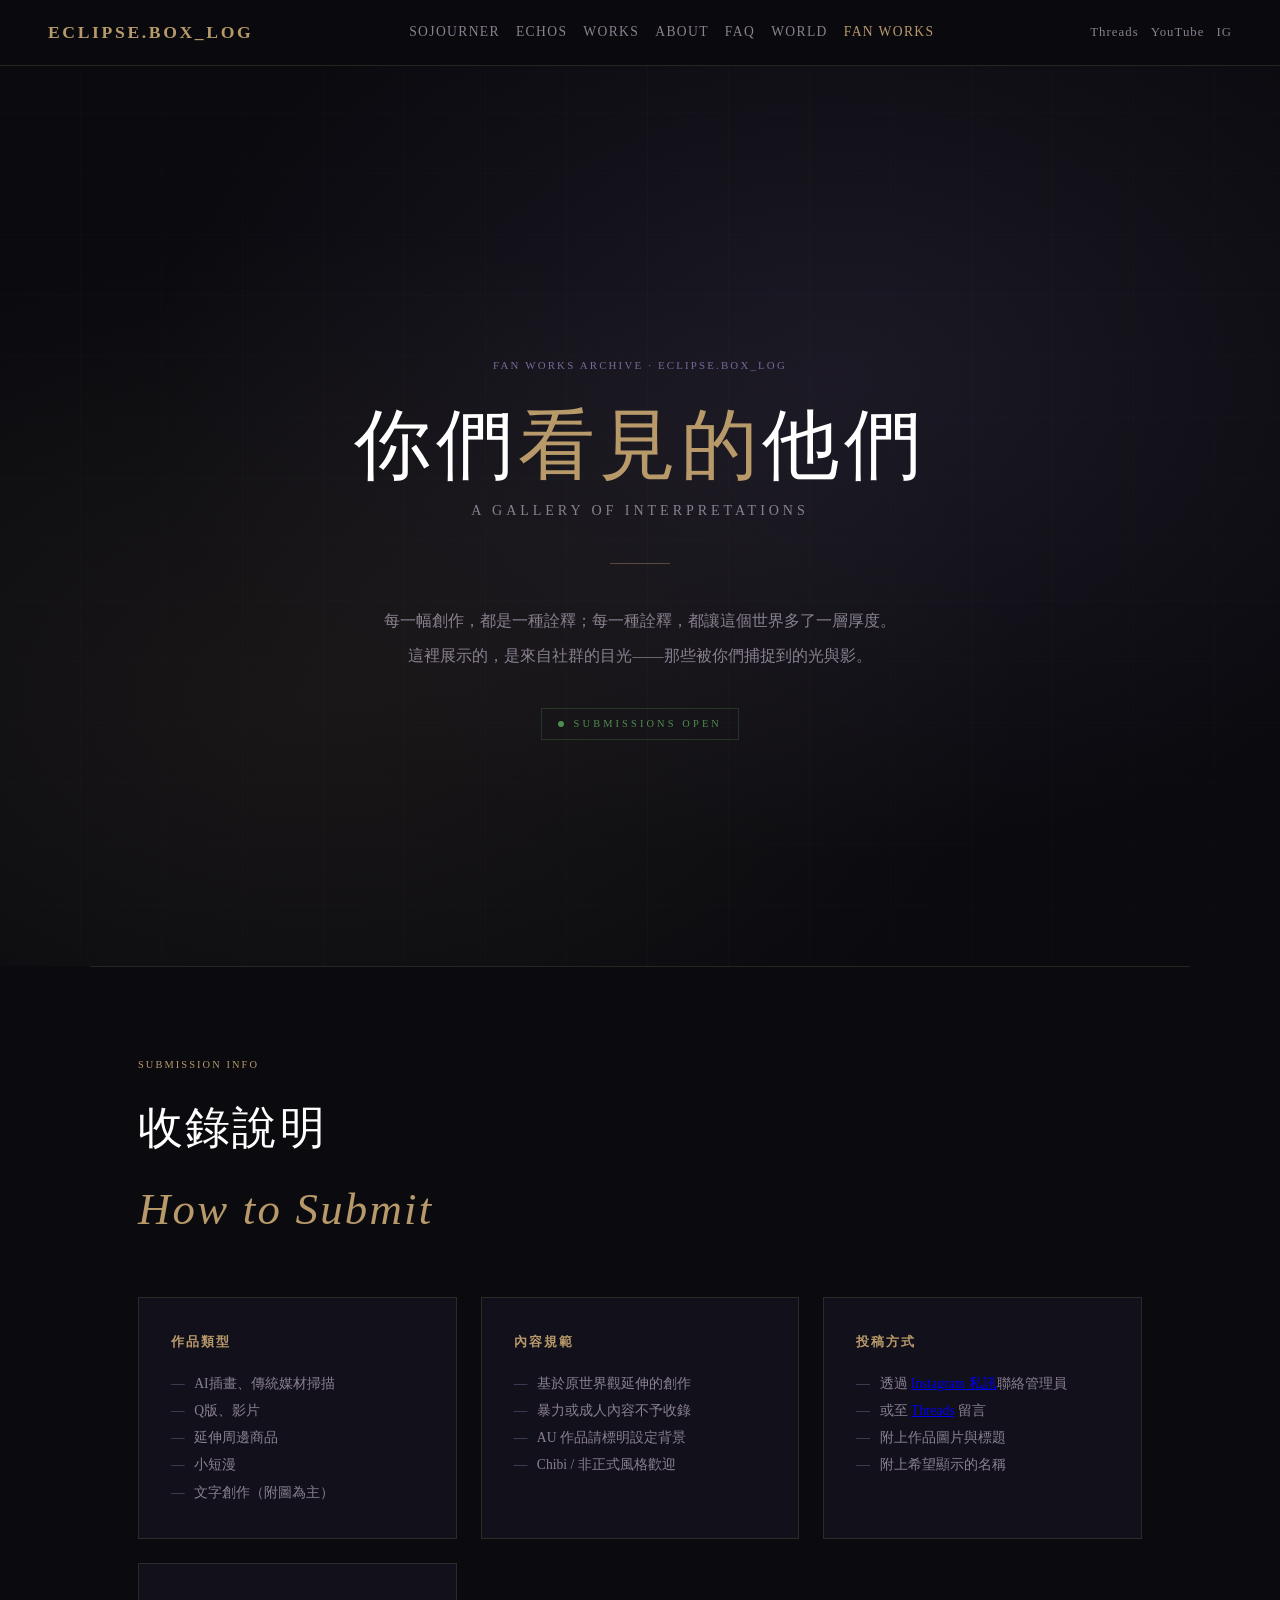
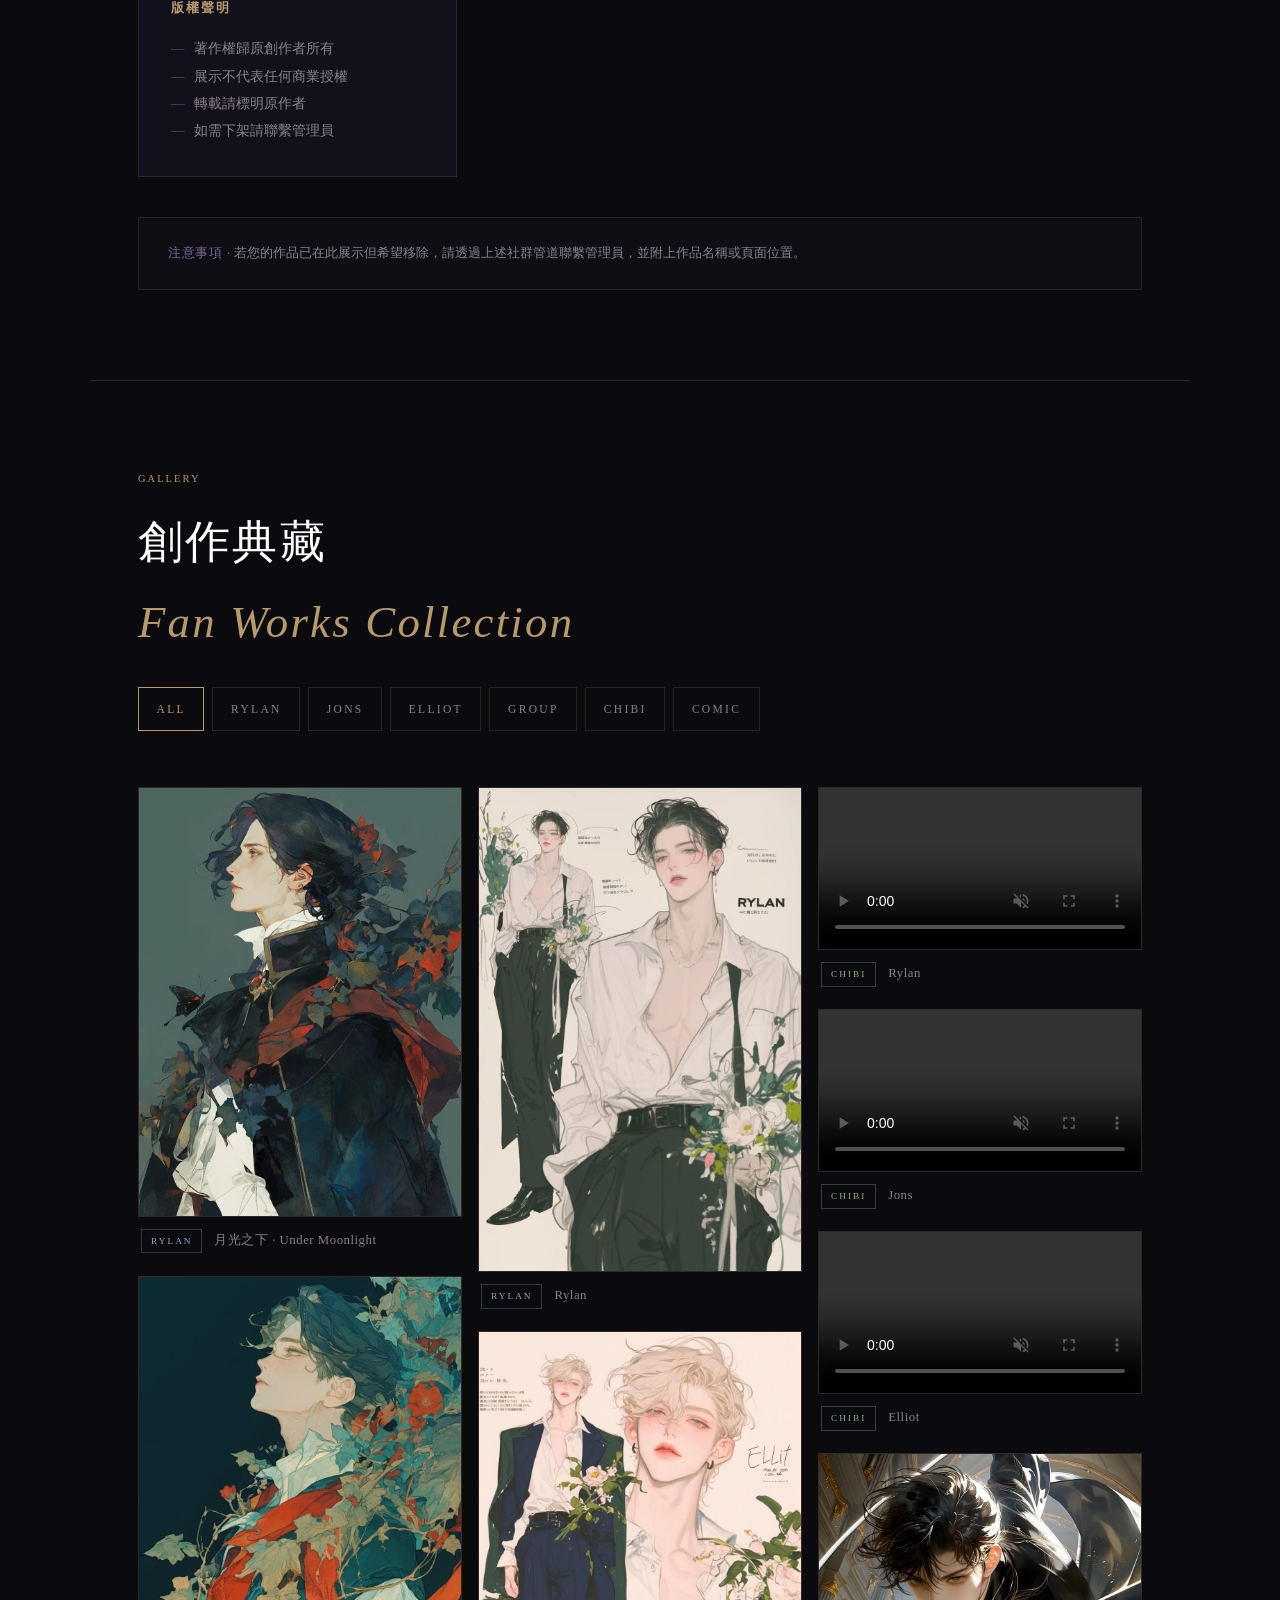
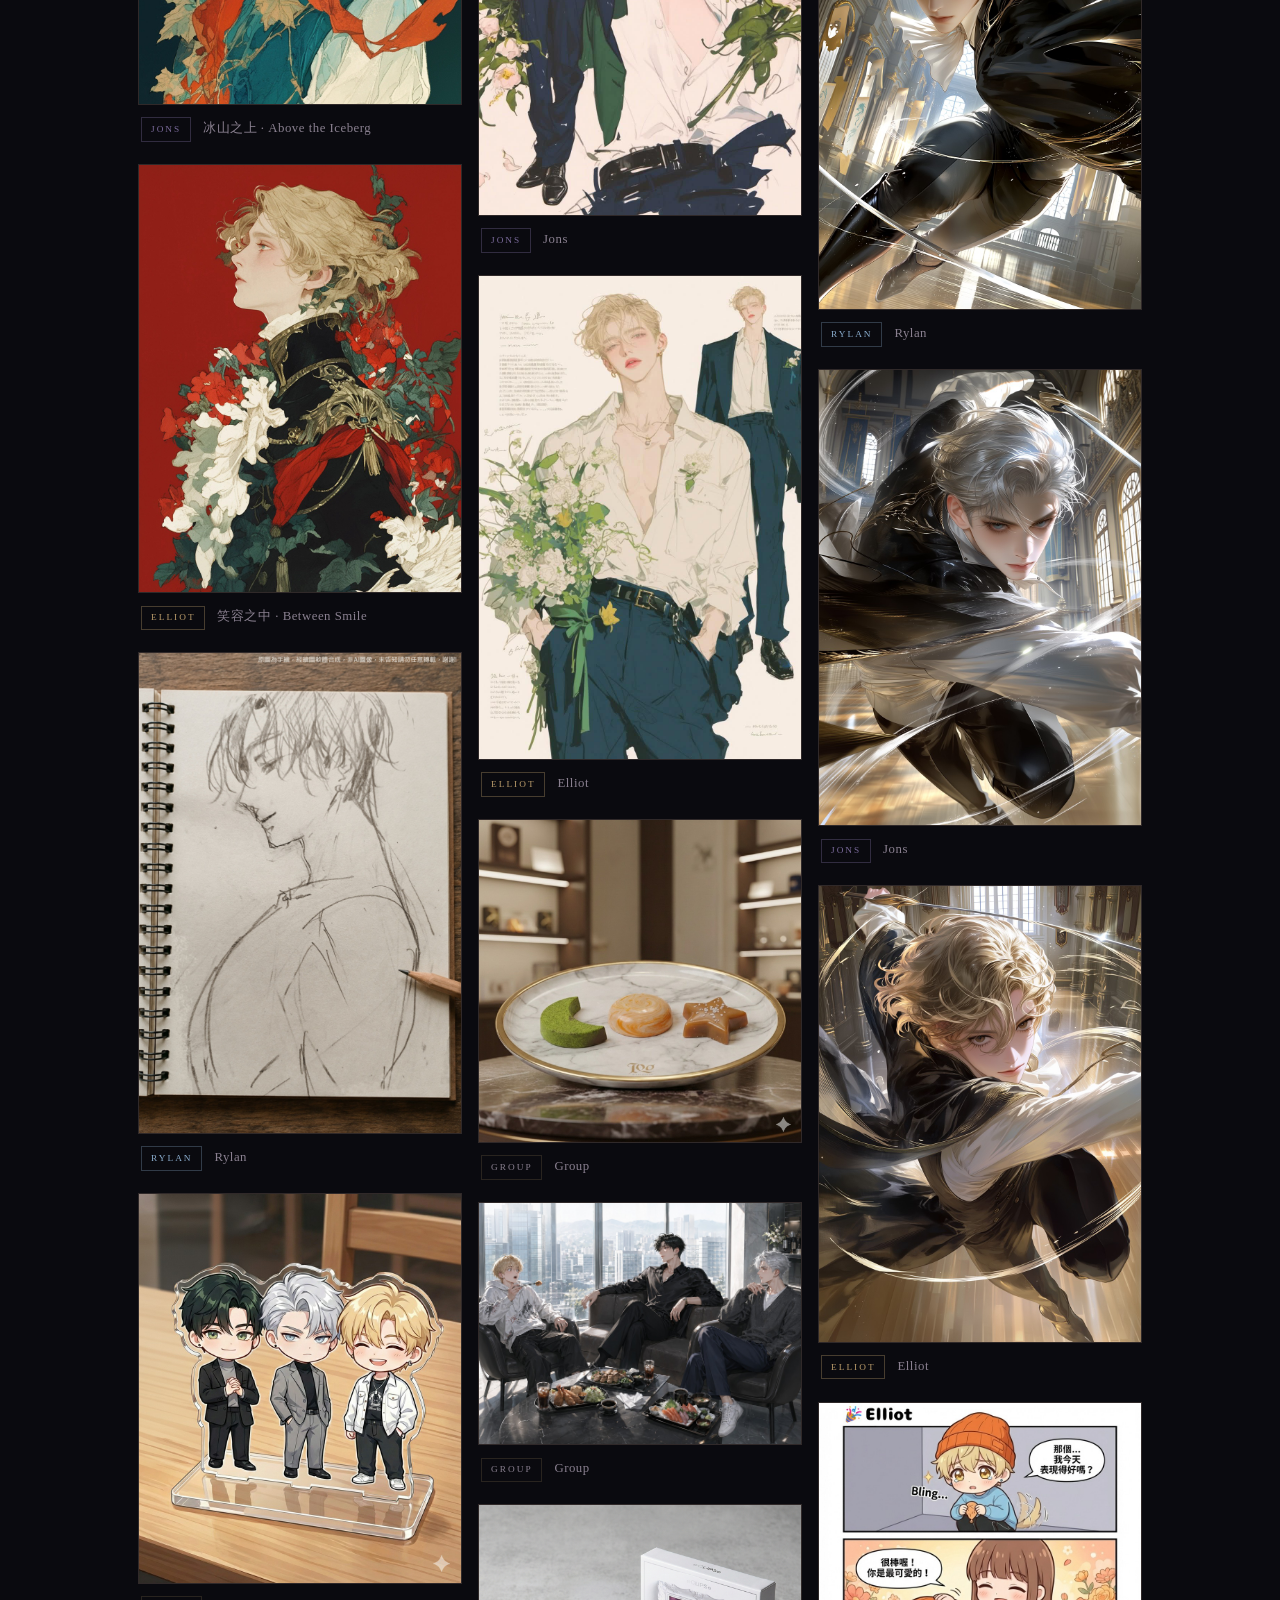
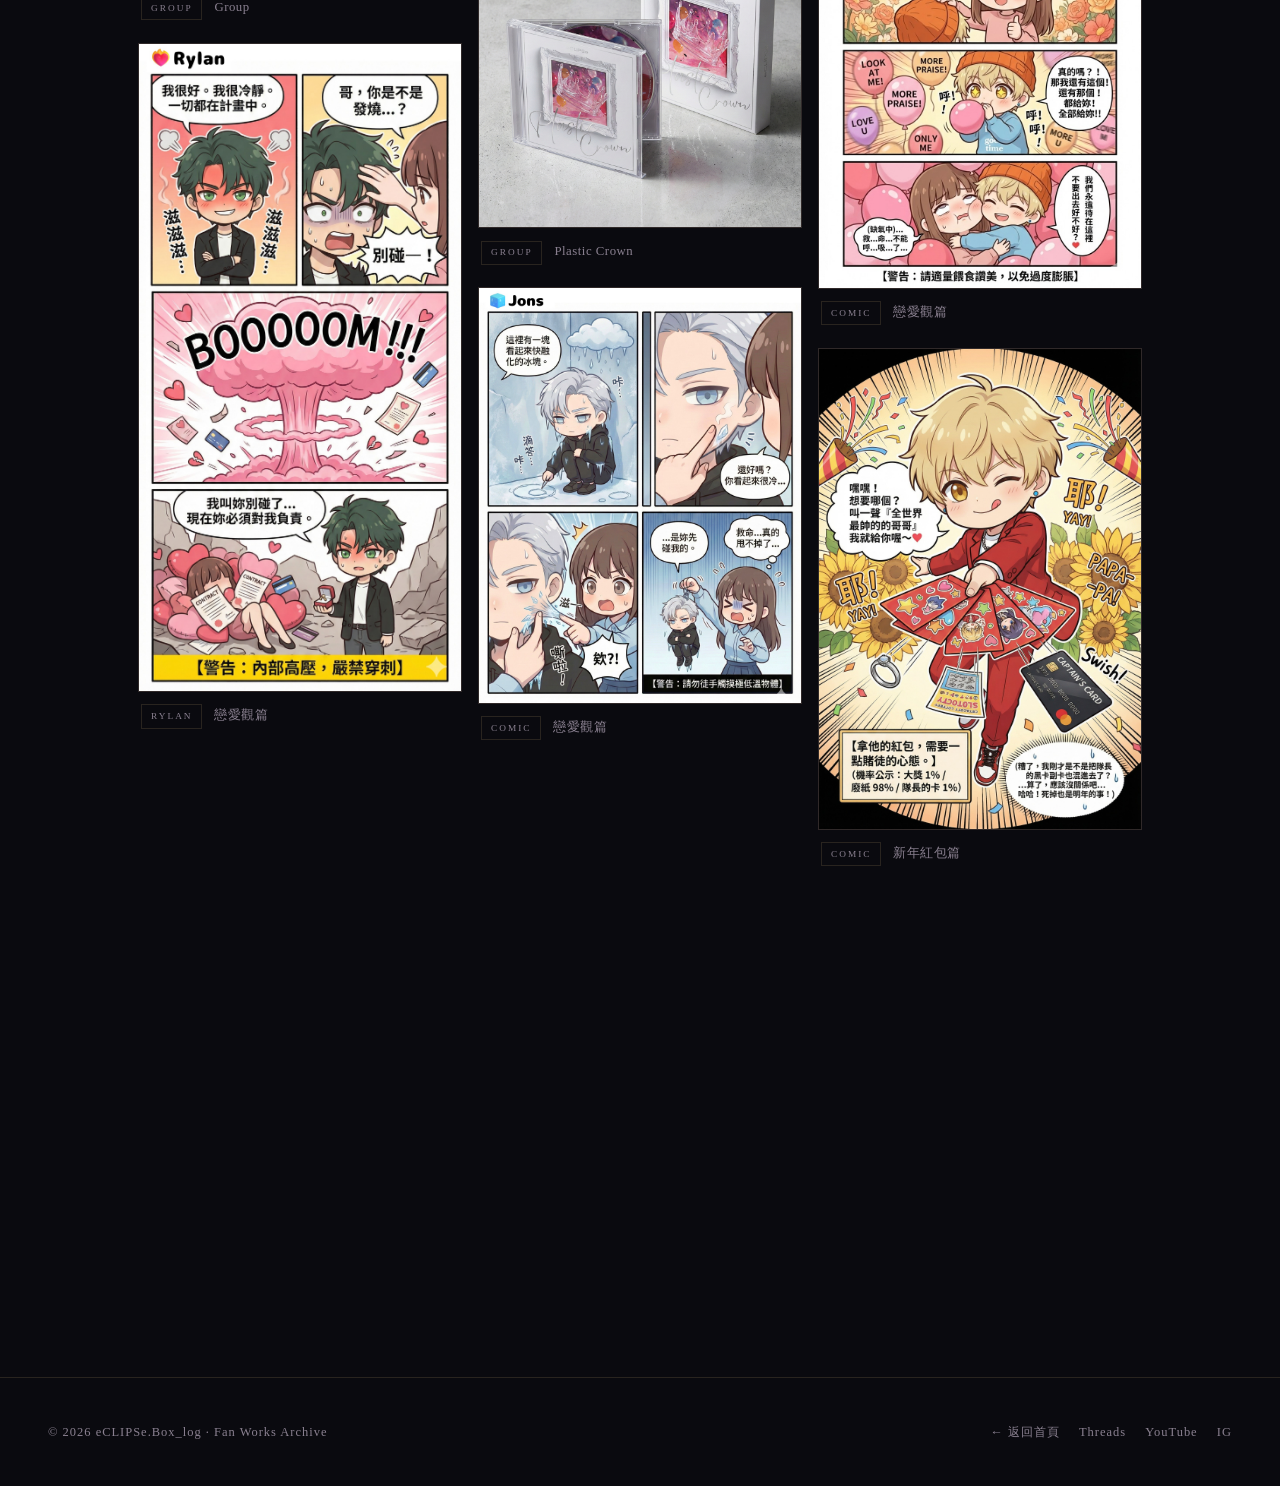
<file: fanworks.html>
<!DOCTYPE html>
<html lang="zh-TW">
<head>
  <meta charset="UTF-8" />
  <meta name="viewport" content="width=device-width, initial-scale=1.0" />
  <title>Fan Works — eCLIPSe.Box_log</title>
  <style>
    :root {
      --bg: #0a0a0f;
      --bg2: #0f0f1a;
      --accent: #b89a6a;
      --accent2: #7a6a9a;
      --text: #e8e0d0;
      --text-dim: #8a8090;
      --border: rgba(184,154,106,0.18);
      --card-bg: rgba(20,18,30,0.85);
    }

    * { box-sizing: border-box; margin: 0; padding: 0; }
    html { scroll-behavior: smooth; }

    body {
      background: var(--bg);
      color: var(--text);
      font-family: 'Georgia', 'Noto Serif TC', serif;
      line-height: 1.8;
      overflow-x: hidden;
    }

    /* ── NAV ── */
    nav {
      position: fixed;
      top: 0; left: 0; right: 0;
      z-index: 100;
      display: flex;
      align-items: center;
      justify-content: space-between;
      padding: 1.2rem 4rem;
      background: rgba(10,10,15,0.92);
      -webkit-backdrop-filter: blur(12px);
      backdrop-filter: blur(12px);
      border-bottom: 1px solid var(--border);
    }

    .nav-logo {
      font-size: 1.1rem;
      letter-spacing: 0.15em;
      color: var(--accent);
      text-decoration: none;
      font-weight: bold;
      text-transform: uppercase;
      flex-shrink: 0;
    }

    .nav-links {
      display: flex;
      gap: clamp(0.9rem, 2vw, 2.5rem);
      list-style: none;
      align-items: center;
      justify-content: flex-end;
      flex-wrap: wrap;
    }

    .nav-links a {
      color: var(--text-dim);
      text-decoration: none;
      font-size: 0.85rem;
      letter-spacing: 0.1em;
      text-transform: uppercase;
      transition: color 0.3s;
      white-space: nowrap;
    }

    .nav-links a:hover { color: var(--accent); }
    .nav-links a.active { color: var(--accent); }

    .nav-social {
      display: flex;
      gap: 1.2rem;
      flex-shrink: 0;
    }

    .nav-social a {
      color: var(--text-dim);
      text-decoration: none;
      font-size: 0.8rem;
      letter-spacing: 0.08em;
      transition: color 0.3s;
    }

    .nav-social a:hover { color: var(--accent); }

    /* ── HERO ── */
    #fw-hero {
      min-height: 100vh;
      display: flex;
      flex-direction: column;
      align-items: center;
      justify-content: center;
      text-align: center;
      padding: 8rem 2rem 4rem;
      background:
        radial-gradient(ellipse at 65% 35%, rgba(122,106,154,0.16) 0%, transparent 58%),
        radial-gradient(ellipse at 25% 70%, rgba(184,154,106,0.09) 0%, transparent 52%),
        var(--bg);
      position: relative;
      overflow: hidden;
    }

    #fw-hero::before {
      content: '';
      position: absolute;
      inset: 0;
      background:
        repeating-linear-gradient(
          0deg, transparent, transparent 60px,
          rgba(122,106,154,0.022) 60px, rgba(122,106,154,0.022) 61px
        ),
        repeating-linear-gradient(
          90deg, transparent, transparent 80px,
          rgba(184,154,106,0.018) 80px, rgba(184,154,106,0.018) 81px
        );
      pointer-events: none;
    }

    .hero-label {
      font-size: 0.68rem;
      letter-spacing: 0.5em;
      text-transform: uppercase;
      color: var(--accent2);
      margin-bottom: 1.8rem;
      position: relative;
    }

    .hero-title {
      font-size: clamp(2.8rem, 7vw, 6rem);
      font-weight: 300;
      color: #fff;
      letter-spacing: 0.06em;
      margin-bottom: 0.6rem;
      line-height: 1.1;
      position: relative;
    }

    .hero-title span { color: var(--accent); }

    .hero-sub {
      font-size: 0.88rem;
      color: var(--text-dim);
      letter-spacing: 0.28em;
      text-transform: uppercase;
      margin-bottom: 2.5rem;
      position: relative;
    }

    .divider {
      width: 60px;
      height: 1px;
      background: var(--accent);
      margin: 0 auto 2.5rem;
      opacity: 0.4;
      position: relative;
    }

    .hero-desc {
      max-width: 560px;
      font-size: 0.97rem;
      color: var(--text-dim);
      line-height: 2.2;
      position: relative;
    }

    .hero-status {
      display: inline-flex;
      align-items: center;
      gap: 0.6rem;
      margin-top: 2.2rem;
      font-size: 0.65rem;
      letter-spacing: 0.3em;
      text-transform: uppercase;
      color: rgba(100,180,100,0.75);
      border: 1px solid rgba(100,180,100,0.2);
      padding: 0.35rem 1rem;
      position: relative;
    }

    .hero-status::before {
      content: '';
      width: 6px;
      height: 6px;
      border-radius: 50%;
      background: rgba(100,180,100,0.75);
      flex-shrink: 0;
    }

    /* ── SHARED SECTION ── */
    .fw-section {
      padding: 7rem 2rem;
      max-width: 1100px;
      margin: 0 auto;
      border-top: 1px solid var(--border);
    }

    .section-label {
      font-size: 0.65rem;
      letter-spacing: 0.5em;
      text-transform: uppercase;
      color: var(--accent);
      margin-bottom: 0.8rem;
    }

    .section-title {
      font-size: clamp(1.8rem, 4vw, 2.8rem);
      font-weight: 300;
      color: #fff;
      margin-bottom: 1.5rem;
      letter-spacing: 0.05em;
    }

    .section-title em {
      font-style: italic;
      color: var(--accent);
    }

    /* ── SUBMISSION INFO ── */
    .submission-grid {
      display: grid;
      grid-template-columns: repeat(auto-fit, minmax(240px, 1fr));
      gap: 1.5rem;
      margin-top: 3rem;
    }

    .submission-card {
      background: var(--card-bg);
      border: 1px solid var(--border);
      padding: 2rem;
      position: relative;
      transition: border-color 0.3s;
    }

    .submission-card:hover { border-color: rgba(184,154,106,0.35); }

    .submission-card::before {
      content: '';
      position: absolute;
      top: 0; left: 0;
      width: 3px;
      height: 100%;
      background: var(--accent2);
      opacity: 0;
      transition: opacity 0.3s;
    }

    .submission-card:hover::before { opacity: 0.6; }

    .submission-card h3 {
      font-size: 0.82rem;
      color: var(--accent);
      letter-spacing: 0.15em;
      text-transform: uppercase;
      margin-bottom: 1rem;
    }

    .submission-card p,
    .submission-card li {
      font-size: 0.85rem;
      color: var(--text-dim);
      line-height: 2;
    }

    .submission-card ul {
      list-style: none;
      padding: 0;
    }

    .submission-card ul li::before {
      content: '—';
      color: var(--accent2);
      margin-right: 0.6rem;
      opacity: 0.6;
    }

    .submission-note {
      margin-top: 2.5rem;
      padding: 1.4rem 1.8rem;
      border: 1px solid rgba(122,106,154,0.2);
      background: rgba(122,106,154,0.04);
      font-size: 0.82rem;
      color: var(--text-dim);
      line-height: 2;
    }

    .submission-note strong {
      color: var(--accent2);
      font-weight: normal;
      letter-spacing: 0.06em;
    }

    /* ── GALLERY ── */
    .filter-row {
      display: flex;
      gap: 0.5rem;
      flex-wrap: wrap;
      margin-bottom: 3.5rem;
    }

    .filter-btn {
      font-family: inherit;
      font-size: 0.72rem;
      letter-spacing: 0.2em;
      text-transform: uppercase;
      padding: 0.4rem 1.1rem;
      border: 1px solid var(--border);
      background: none;
      color: var(--text-dim);
      cursor: pointer;
      transition: border-color 0.25s, color 0.25s;
    }

    .filter-btn:hover {
      border-color: var(--accent);
      color: var(--text);
    }

    .filter-btn.active {
      border-color: var(--accent);
      color: var(--accent);
    }

    /* masonry columns */
    .fw-grid {
      columns: 3;
      column-gap: 1rem;
    }

    .fw-item {
      break-inside: avoid;
      margin-bottom: 1rem;
      overflow: hidden;
    }

    .fw-item.hidden { display: none; }

    /* Fan works must preserve original image composition. */
    .fw-img-wrap {
      position: relative;
      width: 100%;
      min-height: 220px;
      background: var(--card-bg);
      border: 1px solid var(--border);
      overflow: hidden;
      display: flex;
      align-items: center;
      justify-content: center;
    }

    .fw-img-wrap.ratio-portrait,
    .fw-img-wrap.ratio-landscape,
    .fw-img-wrap.ratio-square,
    .fw-img-wrap.ratio-tall {
      padding-top: 0;
    }

    .fw-img-wrap img {
      position: static;
      width: 100%;
      height: auto;
      max-height: none;
      object-fit: contain;
      display: block;
      transition: transform 0.5s ease, opacity 0.3s;
      z-index: 0;
    }

    .fw-img-wrap video,
    .fw-video {
      position: static;
      width: 100%;
      height: auto;
      max-height: none;
      object-fit: contain;
      display: block;
      z-index: 0;
    }

    .fw-img-wrap img.missing {
      display: none;
    }

    .fw-item:hover .fw-img-wrap img:not(.missing) {
      transform: scale(1.02);
    }

    .fw-placeholder {
      position: absolute;
      inset: 0;
      display: flex;
      flex-direction: column;
      align-items: center;
      justify-content: center;
      gap: 0.7rem;
      pointer-events: none;
      z-index: 0;
    }

    .fw-img-wrap.has-image {
      min-height: 0;
    }

    .fw-img-wrap.has-image .fw-placeholder {
      display: none;
    }

    .fw-ph-icon {
      width: 32px;
      height: 32px;
      border: 1px solid var(--text-dim);
      opacity: 0.18;
    }

    .fw-ph-text {
      font-size: 0.6rem;
      letter-spacing: 0.3em;
      text-transform: uppercase;
      color: var(--text-dim);
      opacity: 0.35;
    }

    .fw-overlay {
      position: absolute;
      left: 0;
      right: 0;
      bottom: 0;
      min-height: 45%;
      background: linear-gradient(to top, rgba(10,10,15,0.86) 0%, rgba(10,10,15,0.45) 45%, transparent 100%);
      opacity: 0;
      transition: opacity 0.35s;
      display: flex;
      align-items: flex-end;
      padding: 1rem 1.1rem;
      z-index: 2;
      pointer-events: none;
    }

    .fw-item:hover .fw-overlay { opacity: 1; }

    .fw-overlay-inner {
      display: flex;
      flex-direction: column;
      gap: 0.15rem;
    }

    .fw-overlay-title {
      font-size: 0.78rem;
      letter-spacing: 0.08em;
      color: var(--text);
    }

    .fw-overlay-artist {
      font-size: 0.65rem;
      letter-spacing: 0.15em;
      color: var(--accent);
      opacity: 0.85;
    }

    .fw-caption {
      padding: 0.75rem 0.2rem 0.4rem;
      display: flex;
      align-items: baseline;
      gap: 0.75rem;
    }

    .fw-cat-tag {
      font-size: 0.58rem;
      letter-spacing: 0.22em;
      text-transform: uppercase;
      padding: 0.18rem 0.55rem;
      border: 1px solid var(--border);
      color: var(--text-dim);
      white-space: nowrap;
      flex-shrink: 0;
    }

    .fw-cat-tag--rylan  { border-color: rgba(138,172,204,0.3); color: #8aaccc; }
    .fw-cat-tag--jons   { border-color: rgba(122,106,154,0.35); color: var(--accent2); }
    .fw-cat-tag--elliot { border-color: rgba(184,154,106,0.35); color: var(--accent); }
    .fw-cat-tag--group  { border-color: rgba(184,154,106,0.18); color: var(--text-dim); }
    .fw-cat-tag--au     { border-color: rgba(180,120,120,0.3); color: rgba(200,150,140,0.85); }
    .fw-cat-tag--chibi  { border-color: rgba(150,184,150,0.3); color: rgba(160,200,160,0.85); }

    .fw-caption-text { min-width: 0; }

    .fw-title-text {
      font-size: 0.8rem;
      color: var(--text-dim);
      letter-spacing: 0.04em;
      white-space: nowrap;
      overflow: hidden;
      text-overflow: ellipsis;
    }

    /* ── FOOTER ── */
    footer {
      border-top: 1px solid var(--border);
      padding: 3rem 4rem;
      display: flex;
      justify-content: space-between;
      align-items: center;
      color: var(--text-dim);
      font-size: 0.78rem;
      letter-spacing: 0.08em;
    }

    footer a {
      color: var(--text-dim);
      text-decoration: none;
      transition: color 0.3s;
    }

    footer a:hover { color: var(--accent); }

    .footer-links { display: flex; gap: 2rem; }

    /* ── MOBILE ── */
    @media (max-width: 900px) {
      nav { padding: 1rem 1.5rem; }
      .nav-links { gap: 0.8rem 1.2rem; }
      .nav-links a { font-size: 0.75rem; }
    }

    @media (max-width: 700px) {
      nav { padding: 1rem 1.5rem; align-items: flex-start; }
      .nav-social { display: none; }
      .nav-links { max-width: 72%; }
      .fw-section { padding: 4rem 1.5rem; }
      .fw-grid { columns: 2; column-gap: 0.6rem; }
      .fw-item { margin-bottom: 0.6rem; }
      .fw-img-wrap { min-height: 180px; }
      footer { flex-direction: column; gap: 1rem; text-align: center; padding: 2rem 1.5rem; }
    }
  </style>
  <link rel="stylesheet" href="responsive.css" />
  <script src="responsive.js" defer></script>
</head>
<body>

<!-- NAV -->
<nav>
  <a href="index.html" class="nav-logo">eCLIPSe.Box_log</a>
  <ul class="nav-links">
    <li><a href="index.html#sojourner">Sojourner</a></li>
    <li><a href="index.html#echos">Echos</a></li>
    <li><a href="index.html#discography">Works</a></li>
    <li><a href="index.html#about">About</a></li>
    <li><a href="index.html#faq">FAQ</a></li>
    <li><a href="world.html">World</a></li>
    <li><a href="fanworks.html" class="active">Fan Works</a></li>
  </ul>
  <div class="nav-social">
    <a href="https://www.threads.com/@eclipse.box_log" target="_blank" rel="noopener noreferrer">Threads</a>
    <a href="https://www.youtube.com/@eCLIPSe.box_log" target="_blank" rel="noopener noreferrer">YouTube</a>
    <a href="https://www.instagram.com/eclipse.box_log/" target="_blank" rel="noopener noreferrer">IG</a>
  </div>
</nav>

<!-- HERO -->
<div id="fw-hero">
  <p class="hero-label">Fan Works Archive · eCLIPSe.Box_log</p>
  <h1 class="hero-title">你們<span>看見的</span>他們</h1>
  <p class="hero-sub">A Gallery of Interpretations</p>
  <div class="divider"></div>
  <p class="hero-desc">
    每一幅創作，都是一種詮釋；每一種詮釋，都讓這個世界多了一層厚度。<br/>
    這裡展示的，是來自社群的目光——那些被你們捕捉到的光與影。
  </p>
  <span class="hero-status">Submissions Open</span>
</div>

<!-- SUBMISSION INFO -->
<section class="fw-section" id="submission">
  <p class="section-label">Submission Info</p>
  <h2 class="section-title">收錄說明<br/><em>How to Submit</em></h2>

  <div class="submission-grid">
    <div class="submission-card">
      <h3>作品類型</h3>
      <ul>
        <li>AI插畫、傳統媒材掃描</li>
        <li>Q版、影片</li>
        <li>延伸周邊商品</li>
        <li>小短漫</li>
        <li>文字創作（附圖為主）</li>
      </ul>
    </div>

    <div class="submission-card">
      <h3>內容規範</h3>
      <ul>
        <li>基於原世界觀延伸的創作</li>
        <li>暴力或成人內容不予收錄</li>
        <li>AU 作品請標明設定背景</li>
        <li>Chibi / 非正式風格歡迎</li>
      </ul>
    </div>

    <div class="submission-card">
      <h3>投稿方式</h3>
      <ul>
        <li>透過 <a href="https://www.instagram.com/eclipse.box_log/" target="_blank" rel="noopener noreferrer">Instagram 私訊</a>聯絡管理員</li>
        <li>或至 <a href="https://www.threads.com/@eclipse.box_log" target="_blank" rel="noopener noreferrer">Threads</a> 留言</li>
        <li>附上作品圖片與標題</li>
        <li>附上希望顯示的名稱</li>
      </ul>
    </div>

    <div class="submission-card">
      <h3>版權聲明</h3>
      <ul>
        <li>著作權歸原創作者所有</li>
        <li>展示不代表任何商業授權</li>
        <li>轉載請標明原作者</li>
        <li>如需下架請聯繫管理員</li>
      </ul>
    </div>
  </div>

  <p class="submission-note">
    <strong>注意事項 ·</strong> 若您的作品已在此展示但希望移除，請透過上述社群管道聯繫管理員，並附上作品名稱或頁面位置。
  </p>
</section>

<!-- GALLERY -->
<section class="fw-section" id="gallery">
  <p class="section-label">Gallery</p>
  <h2 class="section-title">創作典藏<br/><em>Fan Works Collection</em></h2>

  <div class="filter-row">
    <button class="filter-btn active" data-filter="all">All</button>
    <button class="filter-btn" data-filter="rylan">Rylan</button>
    <button class="filter-btn" data-filter="jons">Jons</button>
    <button class="filter-btn" data-filter="elliot">Elliot</button>
    <button class="filter-btn" data-filter="group">Group</button>
    <button class="filter-btn" data-filter="chibi">Chibi</button>
    <button class="filter-btn" data-filter="comic">Comic</button>
  </div>

  <div class="fw-grid" id="fw-grid">

    <figure class="fw-item" data-cat="rylan">
      <div class="fw-img-wrap ratio-portrait">
        <img src="images/works/ita_r.jpg" alt="Fan Work 01 · Rylan" loading="lazy" />
        <div class="fw-placeholder"><div class="fw-ph-icon"></div><span class="fw-ph-text">Rylan · 01</span></div>
        <div class="fw-overlay"><div class="fw-overlay-inner"><span class="fw-overlay-title">月光之下</span><span class="fw-overlay-artist">from Ita</span></div></div>
      </div>
      <figcaption class="fw-caption"><span class="fw-cat-tag fw-cat-tag--rylan">Rylan</span><div class="fw-caption-text"><p class="fw-title-text">月光之下 · Under Moonlight</p></div></figcaption>
    </figure>

    <figure class="fw-item" data-cat="jons">
      <div class="fw-img-wrap ratio-tall">
        <img src="images/works/ita_j.jpg" alt="Fan Work 02 · Jons" loading="lazy" />
        <div class="fw-placeholder"><div class="fw-ph-icon"></div><span class="fw-ph-text">Jons · 01</span></div>
        <div class="fw-overlay"><div class="fw-overlay-inner"><span class="fw-overlay-title">冰山之上</span><span class="fw-overlay-artist">from Ita</span></div></div>
      </div>
      <figcaption class="fw-caption"><span class="fw-cat-tag fw-cat-tag--jons">Jons</span><div class="fw-caption-text"><p class="fw-title-text">冰山之上 · Above the Iceberg</p></div></figcaption>
    </figure>

    <figure class="fw-item" data-cat="elliot">
      <div class="fw-img-wrap ratio-landscape">
        <img src="images/works/ita_e.jpg" alt="Fan Work 03 · Elliot" loading="lazy" />
        <div class="fw-placeholder"><div class="fw-ph-icon"></div><span class="fw-ph-text">Elliot · 01</span></div>
        <div class="fw-overlay"><div class="fw-overlay-inner"><span class="fw-overlay-title">笑容之中</span><span class="fw-overlay-artist">from Ita</span></div></div>
      </div>
      <figcaption class="fw-caption"><span class="fw-cat-tag fw-cat-tag--elliot">Elliot</span><div class="fw-caption-text"><p class="fw-title-text">笑容之中 · Between Smile</p></div></figcaption>
    </figure>

    <figure class="fw-item" data-cat="rylan">
      <div class="fw-img-wrap ratio-tall">
        <img src="images/works/snake_R.jpg" alt="Fan Work 04 · Rylan" loading="lazy" />
        <div class="fw-placeholder"><div class="fw-ph-icon"></div><span class="fw-ph-text">Rylan</span></div>
        <div class="fw-overlay"><div class="fw-overlay-inner"><span class="fw-overlay-title">Rylan</span><span class="fw-overlay-artist">from snack8660</span></div></div>
      </div>
      <figcaption class="fw-caption"><span class="fw-cat-tag fw-cat-tag--rylan">Rylan</span><div class="fw-caption-text"><p class="fw-title-text">Rylan</p></div></figcaption>
    </figure>

    <figure class="fw-item" data-cat="group">
      <div class="fw-img-wrap ratio-landscape">
        <img src="images/works/berry4649_1.jpg" alt="Fan Work 05 · Group" loading="lazy" />
        <div class="fw-placeholder"><div class="fw-ph-icon"></div><span class="fw-ph-text">Group</span></div>
        <div class="fw-overlay"><div class="fw-overlay-inner"><span class="fw-overlay-title">Group</span><span class="fw-overlay-artist">from berry4649</span></div></div>
      </div>
      <figcaption class="fw-caption"><span class="fw-cat-tag fw-cat-tag--group">Group</span><div class="fw-caption-text"><p class="fw-title-text">Group</p></div></figcaption>
    </figure>

    <figure class="fw-item" data-cat="comic">
      <div class="fw-img-wrap ratio-portrait">
        <img src="images/works/comic_l_r.jpg" alt="Fan Work 06 · Comic" loading="lazy" />
        <div class="fw-placeholder"><div class="fw-ph-icon"></div><span class="fw-ph-text">Rylan</span></div>
        <div class="fw-overlay"><div class="fw-overlay-inner"><span class="fw-overlay-title">Rylan</span><span class="fw-overlay-artist">小短漫</span></div></div>
      </div>
      <figcaption class="fw-caption"><span class="fw-cat-tag fw-cat-tag--comic">Rylan</span><div class="fw-caption-text"><p class="fw-title-text">戀愛觀篇</p></div></figcaption>
    </figure>

    <figure class="fw-item" data-cat="comic">
      <div class="fw-img-wrap ratio-portrait">
        <img src="images/works/comic_n_r.jpg" alt="Fan Work 07 · Elliot" loading="lazy" />
        <div class="fw-placeholder"><div class="fw-ph-icon"></div><span class="fw-ph-text">Rylan</span></div>
        <div class="fw-overlay"><div class="fw-overlay-inner"><span class="fw-overlay-title">Rylan</span><span class="fw-overlay-artist">小短漫</span></div></div>
      </div>
      <figcaption class="fw-caption"><span class="fw-cat-tag fw-cat-tag--comic">Comic</span><div class="fw-caption-text"><p class="fw-title-text">新年紅包篇</p></div></figcaption>
    </figure>

    <figure class="fw-item" data-cat="rylan">
      <div class="fw-img-wrap ratio-square">
        <img src="images/works/Mei_r.jpg" alt="Fan Work 08 · Rylan" loading="lazy" />
        <div class="fw-placeholder"><div class="fw-ph-icon"></div><span class="fw-ph-text">Rylan</span></div>
        <div class="fw-overlay"><div class="fw-overlay-inner"><span class="fw-overlay-title">Rylan</span><span class="fw-overlay-artist">from Mei</span></div></div>
      </div>
      <figcaption class="fw-caption"><span class="fw-cat-tag fw-cat-tag--rylan">Rylan</span><div class="fw-caption-text"><p class="fw-title-text">Rylan</p></div></figcaption>
    </figure>

    <figure class="fw-item" data-cat="jons">
      <div class="fw-img-wrap ratio-portrait">
        <img src="images/works/Mei_j.jpg" alt="Fan Work 09 · Chibi" loading="lazy" />
        <div class="fw-placeholder"><div class="fw-ph-icon"></div><span class="fw-ph-text">Jons</span></div>
        <div class="fw-overlay"><div class="fw-overlay-inner"><span class="fw-overlay-title">Jons</span><span class="fw-overlay-artist">from Mei</span></div></div>
      </div>
      <figcaption class="fw-caption"><span class="fw-cat-tag fw-cat-tag--jons">Jons</span><div class="fw-caption-text"><p class="fw-title-text">Jons</p></div></figcaption>
    </figure>

    <figure class="fw-item" data-cat="elliot">
      <div class="fw-img-wrap ratio-landscape">
        <img src="images/works/Mei_e.jpg" alt="Fan Work 10 · Elliot" loading="lazy" />
        <div class="fw-placeholder"><div class="fw-ph-icon"></div><span class="fw-ph-text">Elliot</span></div>
        <div class="fw-overlay"><div class="fw-overlay-inner"><span class="fw-overlay-title">Elliot</span><span class="fw-overlay-artist">from Mei</span></div></div>
      </div>
      <figcaption class="fw-caption"><span class="fw-cat-tag fw-cat-tag--elliot">Elliot</span><div class="fw-caption-text"><p class="fw-title-text">Elliot</p></div></figcaption>
    </figure>

    <figure class="fw-item" data-cat="group">
      <div class="fw-img-wrap ratio-portrait">
        <img src="images/works/berry4649_2.jpg" alt="Fan Work 11 · Group" loading="lazy" />
        <div class="fw-placeholder"><div class="fw-ph-icon"></div><span class="fw-ph-text">Group</span></div>
        <div class="fw-overlay"><div class="fw-overlay-inner"><span class="fw-overlay-title">Group</span><span class="fw-overlay-artist">from berry4649</span></div></div>
      </div>
      <figcaption class="fw-caption"><span class="fw-cat-tag fw-cat-tag--group">Group</span><div class="fw-caption-text"><p class="fw-title-text">Group</p></div></figcaption>
    </figure>



    <figure class="fw-item" data-cat="group">
      <div class="fw-img-wrap ratio-portrait">
        <img src="images/works/snack8660_1.jpg" alt="Fan Work 12 · Group" loading="lazy" />
        <div class="fw-placeholder"><div class="fw-ph-icon"></div><span class="fw-ph-text">Group</span></div>
        <div class="fw-overlay"><div class="fw-overlay-inner"><span class="fw-overlay-title">Group</span><span class="fw-overlay-artist">from snack8660</span></div></div>
      </div>
      <figcaption class="fw-caption"><span class="fw-cat-tag fw-cat-tag--group">Group</span><div class="fw-caption-text"><p class="fw-title-text">Group</p></div></figcaption>
    </figure>

    <figure class="fw-item" data-cat="group">
      <div class="fw-img-wrap ratio-portrait">
        <img src="images/works/album_1.png" alt="Fan Work 13 · Group" loading="lazy" />
        <div class="fw-placeholder"><div class="fw-ph-icon"></div><span class="fw-ph-text">Group</span></div>
        <div class="fw-overlay"><div class="fw-overlay-inner"><span class="fw-overlay-title">Group</span><span class="fw-overlay-artist">Album cover</span></div></div>
      </div>
      <figcaption class="fw-caption"><span class="fw-cat-tag fw-cat-tag--group">Group</span><div class="fw-caption-text"><p class="fw-title-text">Plastic Crown</p></div></figcaption>
    </figure>

    <figure class="fw-item" data-cat="comic">
      <div class="fw-img-wrap ratio-portrait">
        <img src="images/works/comic_l_j.jpg" alt="Fan Work 14 · Elliot" loading="lazy" />
        <div class="fw-placeholder"><div class="fw-ph-icon"></div><span class="fw-ph-text">Jons</span></div>
        <div class="fw-overlay"><div class="fw-overlay-inner"><span class="fw-overlay-title">Jons</span><span class="fw-overlay-artist">小短漫</span></div></div>
      </div>
      <figcaption class="fw-caption"><span class="fw-cat-tag fw-cat-tag--comic">Comic</span><div class="fw-caption-text"><p class="fw-title-text">戀愛觀篇</p></div></figcaption>
    </figure>


    <figure class="fw-item" data-cat="comic">
      <div class="fw-img-wrap ratio-portrait">
        <img src="images/works/comic_n_j.jpg" alt="Fan Work 15 · Elliot" loading="lazy" />
        <div class="fw-placeholder"><div class="fw-ph-icon"></div><span class="fw-ph-text">Jons</span></div>
        <div class="fw-overlay"><div class="fw-overlay-inner"><span class="fw-overlay-title">Jons</span><span class="fw-overlay-artist">小短漫</span></div></div>
      </div>
      <figcaption class="fw-caption"><span class="fw-cat-tag fw-cat-tag--comic">Comic</span><div class="fw-caption-text"><p class="fw-title-text">新年紅包篇</p></div></figcaption>
    </figure>




    <figure class="fw-item" data-cat="chibi">
      <div class="fw-img-wrap ratio-portrait has-image">
        <video
          src="images/works/1_1.mp4"
          controls
          muted
          playsinline
          preload="metadata"
          class="fw-video"
        ></video>
        <div class="fw-placeholder"><div class="fw-ph-icon"></div><span class="fw-ph-text">Rylan</span></div>
        <div class="fw-overlay"><div class="fw-overlay-inner"><span class="fw-overlay-title">Rylan</span><span class="fw-overlay-artist">from 慕寰</span></div></div>
      </div>
      <figcaption class="fw-caption"><span class="fw-cat-tag fw-cat-tag--chibi">Chibi</span><div class="fw-caption-text"><p class="fw-title-text">Rylan</p></div></figcaption>
    </figure>



    <figure class="fw-item" data-cat="chibi">
      <div class="fw-img-wrap ratio-square has-image">
        <video
          src="images/works/1_2.mp4"
          controls
          muted
          playsinline
          preload="metadata"
          class="fw-video"
        ></video>
        <div class="fw-placeholder"><div class="fw-ph-icon"></div><span class="fw-ph-text">Jons</span></div>
        <div class="fw-overlay"><div class="fw-overlay-inner"><span class="fw-overlay-title">Jons</span><span class="fw-overlay-artist">from 慕寰</span></div></div>
      </div>
      <figcaption class="fw-caption"><span class="fw-cat-tag fw-cat-tag--chibi">Chibi</span><div class="fw-caption-text"><p class="fw-title-text">Jons</p></div></figcaption>
    </figure>

    <figure class="fw-item" data-cat="chibi">
      <div class="fw-img-wrap ratio-landscape has-image">
        <video
          src="images/works/1_3.mp4"
          controls
          muted
          playsinline
          preload="metadata"
          class="fw-video"
        ></video>
        <div class="fw-placeholder"><div class="fw-ph-icon"></div><span class="fw-ph-text">Elliot</span></div>
        <div class="fw-overlay"><div class="fw-overlay-inner"><span class="fw-overlay-title">Elliot</span><span class="fw-overlay-artist">from 慕寰</span></div></div>
      </div>
      <figcaption class="fw-caption"><span class="fw-cat-tag fw-cat-tag--chibi">Chibi</span><div class="fw-caption-text"><p class="fw-title-text">Elliot</p></div></figcaption>
    </figure>

    <figure class="fw-item" data-cat="rylan">
      <div class="fw-img-wrap ratio-portrait">
        <img src="images/works/muxihana_r.jpg" alt="Fan Work 08 · Elliot" loading="lazy" />
        <div class="fw-placeholder"><div class="fw-ph-icon"></div><span class="fw-ph-text">Rylan</span></div>
        <div class="fw-overlay"><div class="fw-overlay-inner"><span class="fw-overlay-title">Rylan</span><span class="fw-overlay-artist">from 慕兮</span></div></div>
      </div>
      <figcaption class="fw-caption"><span class="fw-cat-tag fw-cat-tag--rylan">Rylan</span><div class="fw-caption-text"><p class="fw-title-text">Rylan</p></div></figcaption>
    </figure>



    <figure class="fw-item" data-cat="jons">
      <div class="fw-img-wrap ratio-portrait">
        <img src="images/works/muxihana_j.jpg" alt="Fan Work 08 · Elliot" loading="lazy" />
        <div class="fw-placeholder"><div class="fw-ph-icon"></div><span class="fw-ph-text">Jons</span></div>
        <div class="fw-overlay"><div class="fw-overlay-inner"><span class="fw-overlay-title">Jons</span><span class="fw-overlay-artist">from 慕兮</span></div></div>
      </div>
      <figcaption class="fw-caption"><span class="fw-cat-tag fw-cat-tag--jons">Jons</span><div class="fw-caption-text"><p class="fw-title-text">Jons</p></div></figcaption>
    </figure>

    <figure class="fw-item" data-cat="elliot">
      <div class="fw-img-wrap ratio-portrait">
        <img src="images/works/muxihana_e.jpg" alt="Fan Work 08 · Elliot" loading="lazy" />
        <div class="fw-placeholder"><div class="fw-ph-icon"></div><span class="fw-ph-text">Elliot</span></div>
        <div class="fw-overlay"><div class="fw-overlay-inner"><span class="fw-overlay-title">Elliot</span><span class="fw-overlay-artist">from 慕兮</span></div></div>
      </div>
      <figcaption class="fw-caption"><span class="fw-cat-tag fw-cat-tag--elliot">Elliot</span><div class="fw-caption-text"><p class="fw-title-text">Elliot</p></div></figcaption>
    </figure>

    <figure class="fw-item" data-cat="comic">
      <div class="fw-img-wrap ratio-portrait">
        <img src="images/works/comic_l_e.jpg" alt="Fan Work 08 · Elliot" loading="lazy" />
        <div class="fw-placeholder"><div class="fw-ph-icon"></div><span class="fw-ph-text">Elliot</span></div>
        <div class="fw-overlay"><div class="fw-overlay-inner"><span class="fw-overlay-title">Elliot</span><span class="fw-overlay-artist">小短漫</span></div></div>
      </div>
      <figcaption class="fw-caption"><span class="fw-cat-tag fw-cat-tag--comic">Comic</span><div class="fw-caption-text"><p class="fw-title-text">戀愛觀篇</p></div></figcaption>
    </figure>

    <figure class="fw-item" data-cat="comic">
      <div class="fw-img-wrap ratio-portrait">
        <img src="images/works/comic_n_e.jpg" alt="Fan Work 08 · Elliot" loading="lazy" />
        <div class="fw-placeholder"><div class="fw-ph-icon"></div><span class="fw-ph-text">Elliot</span></div>
        <div class="fw-overlay"><div class="fw-overlay-inner"><span class="fw-overlay-title">Elliot</span><span class="fw-overlay-artist">小短漫</span></div></div>
      </div>
      <figcaption class="fw-caption"><span class="fw-cat-tag fw-cat-tag--comic">Comic</span><div class="fw-caption-text"><p class="fw-title-text">新年紅包篇</p></div></figcaption>
    </figure>

  </div>
</section>

<!-- FOOTER -->
<footer>
  <span>© 2026 eCLIPSe.Box_log · Fan Works Archive</span>
  <div class="footer-links">
    <a href="index.html">← 返回首頁</a>
    <a href="https://www.threads.com/@eclipse.box_log" target="_blank" rel="noopener noreferrer">Threads</a>
    <a href="https://www.youtube.com/@eCLIPSe.box_log" target="_blank" rel="noopener noreferrer">YouTube</a>
    <a href="https://www.instagram.com/eclipse.box_log/" target="_blank" rel="noopener noreferrer">IG</a>
  </div>
</footer>

<script>
  // Filter
  document.querySelectorAll('.filter-btn').forEach(btn => {
    btn.addEventListener('click', () => {
      document.querySelectorAll('.filter-btn').forEach(b => b.classList.remove('active'));
      btn.classList.add('active');
      const filter = btn.dataset.filter;
      document.querySelectorAll('.fw-item').forEach(item => {
        const match = filter === 'all' || item.dataset.cat === filter;
        item.classList.toggle('hidden', !match);
      });
    });
  });

  // Preserve image proportions: show the original artwork without cropping.
  document.querySelectorAll('.fw-img-wrap img').forEach(img => {
    const wrap = img.closest('.fw-img-wrap');

    const markLoaded = () => {
      wrap.classList.add('has-image');
      img.classList.remove('missing');
    };

    const markMissing = () => {
      wrap.classList.remove('has-image');
      img.classList.add('missing');
    };

    if (img.complete) {
      img.naturalWidth > 0 ? markLoaded() : markMissing();
    }

    img.addEventListener('load', markLoaded);
    img.addEventListener('error', markMissing);
  });

  // Fade-in on scroll
  const observer = new IntersectionObserver((entries) => {
    entries.forEach(e => {
      if (e.isIntersecting) {
        e.target.style.opacity = '1';
        e.target.style.transform = 'translateY(0)';
      }
    });
  }, { threshold: 0.06 });

  document.querySelectorAll('.fw-item, .submission-card').forEach(el => {
    el.style.opacity = '0';
    el.style.transform = 'translateY(16px)';
    el.style.transition = 'opacity 0.5s ease, transform 0.5s ease';
    observer.observe(el);
  });
</script>

</body>
</html>
</file>
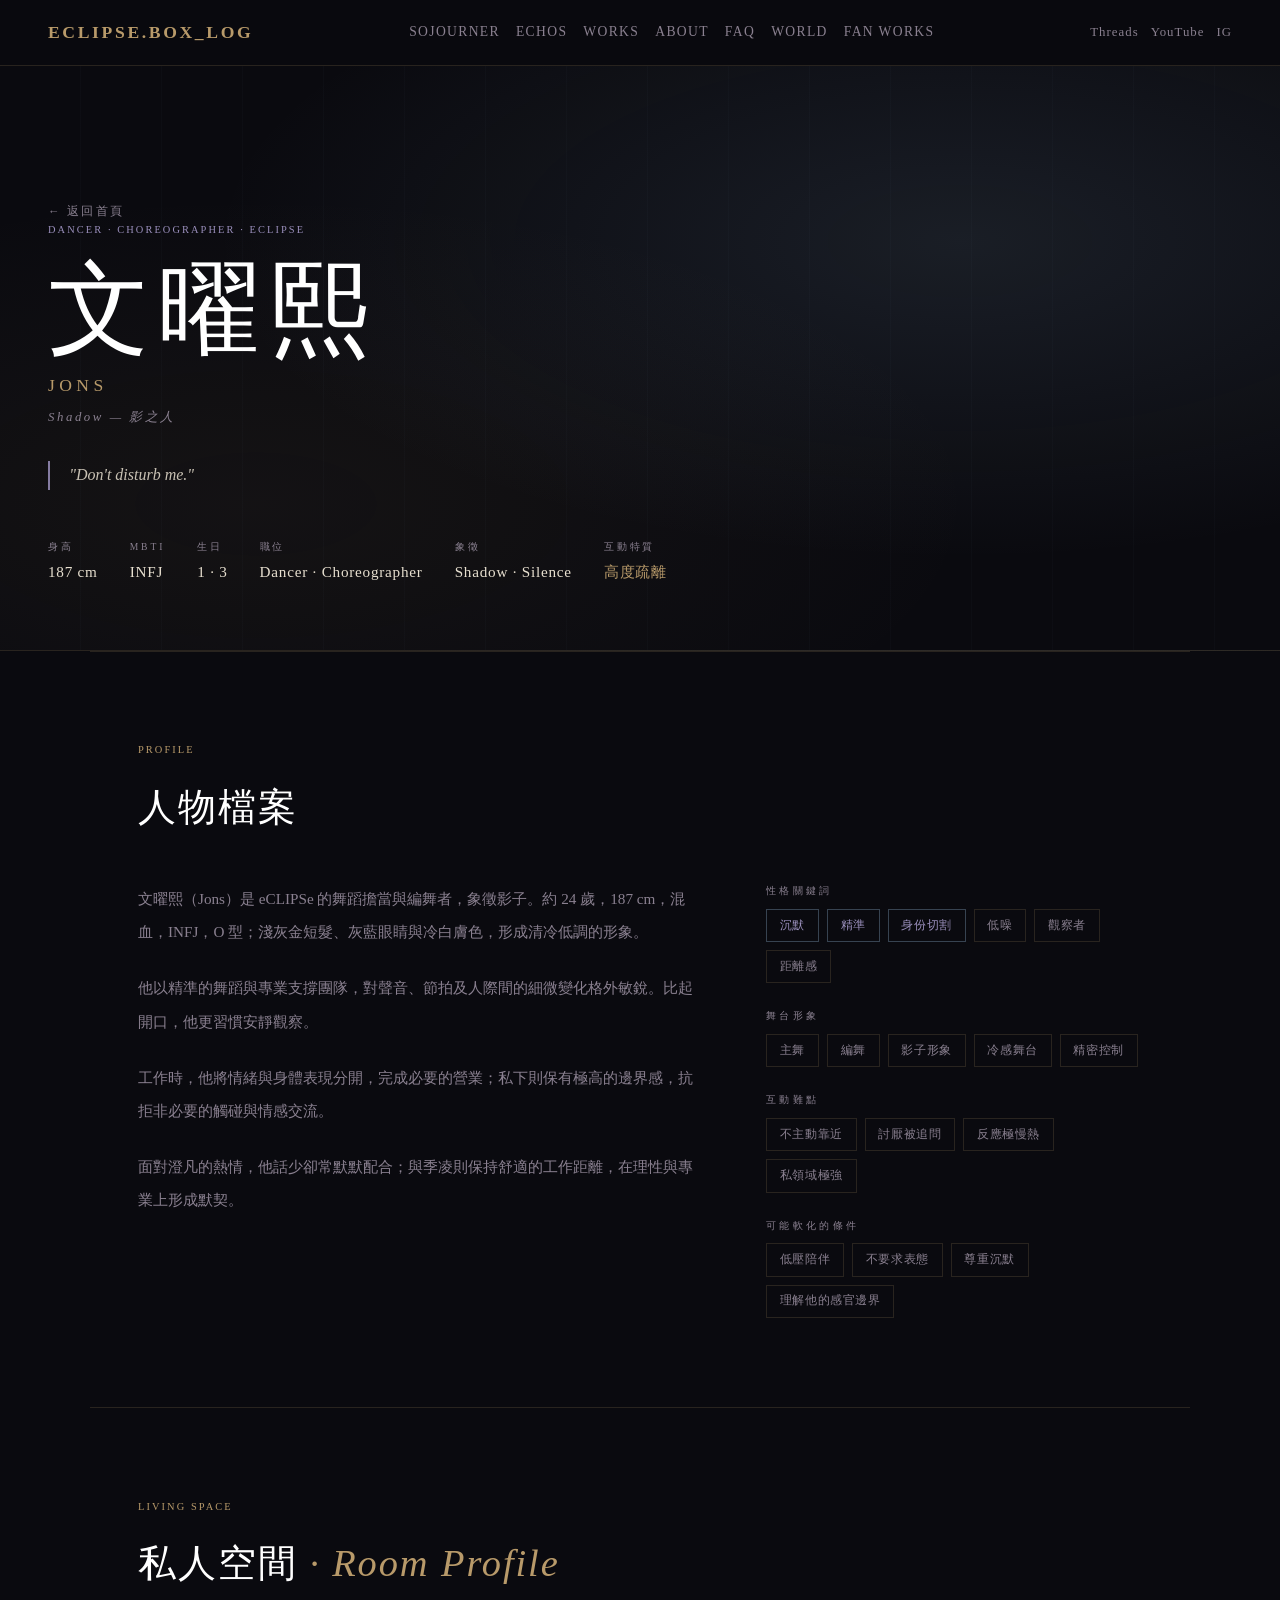
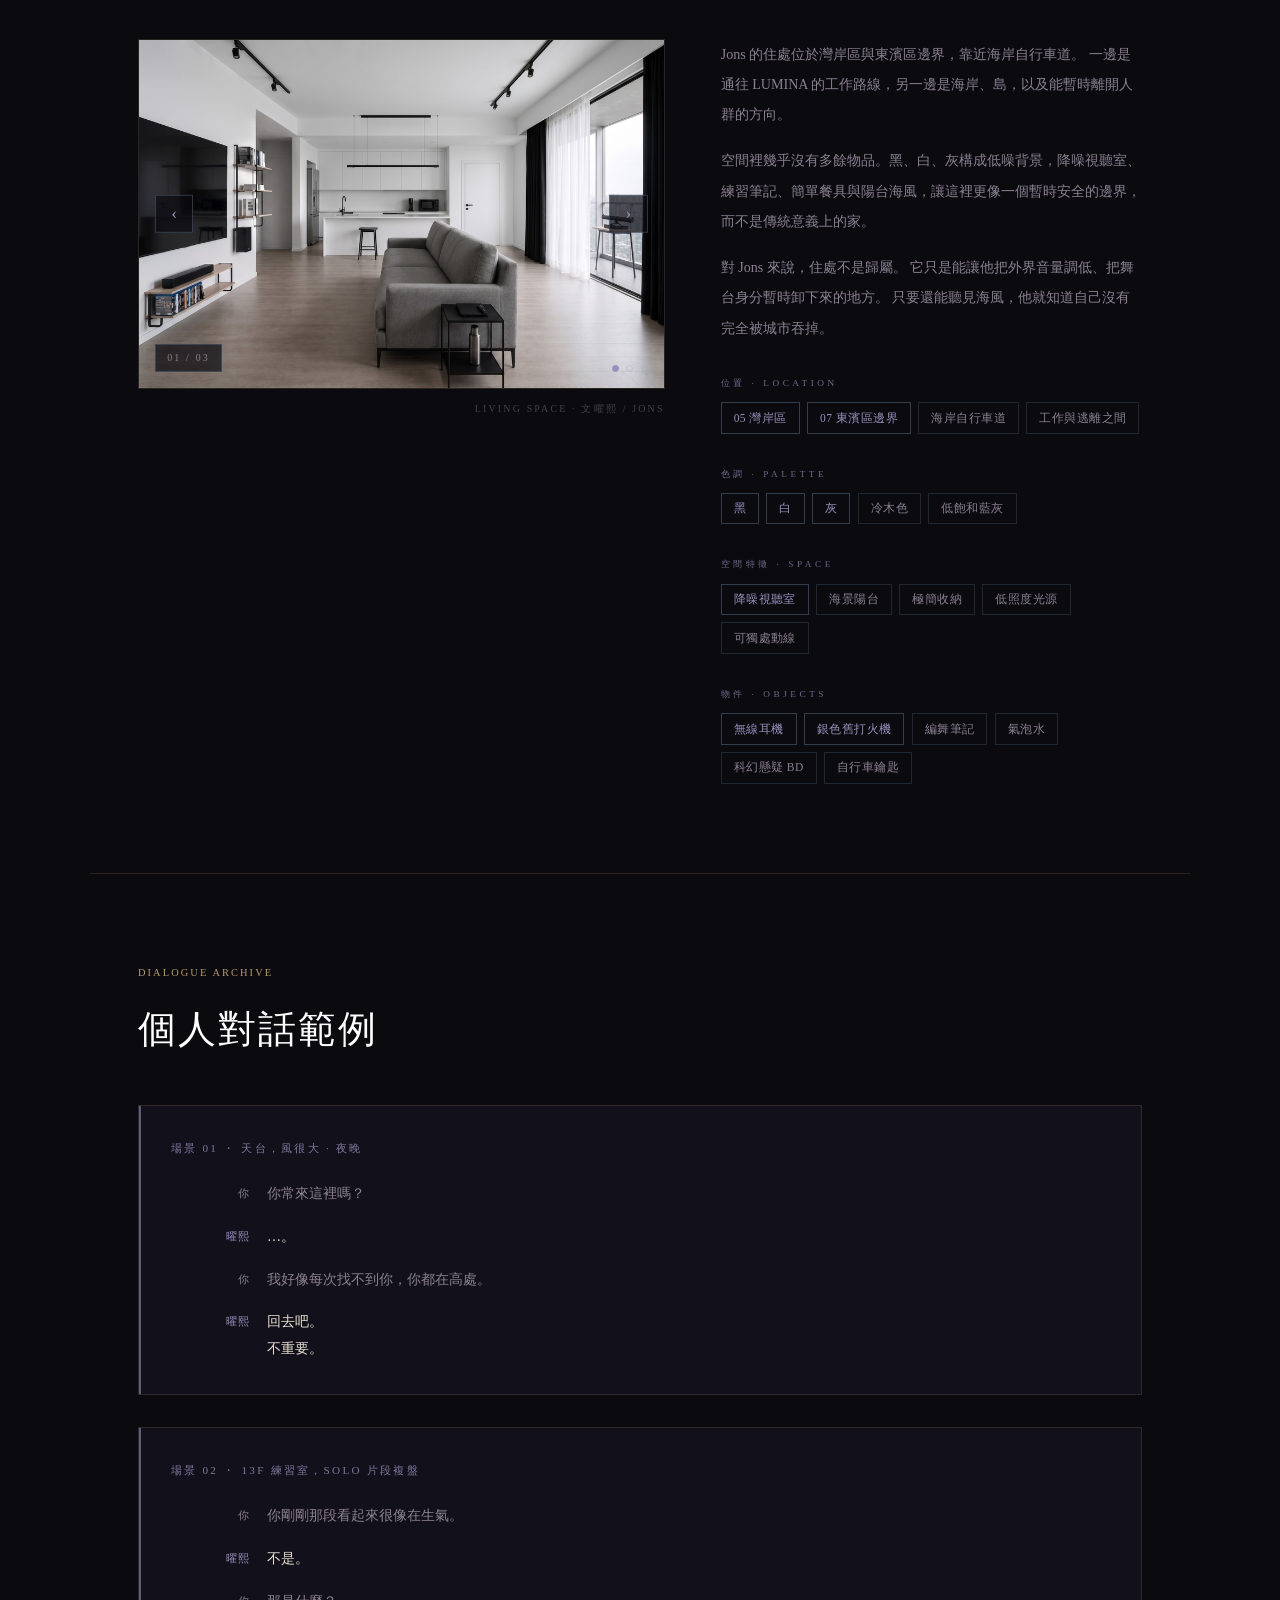
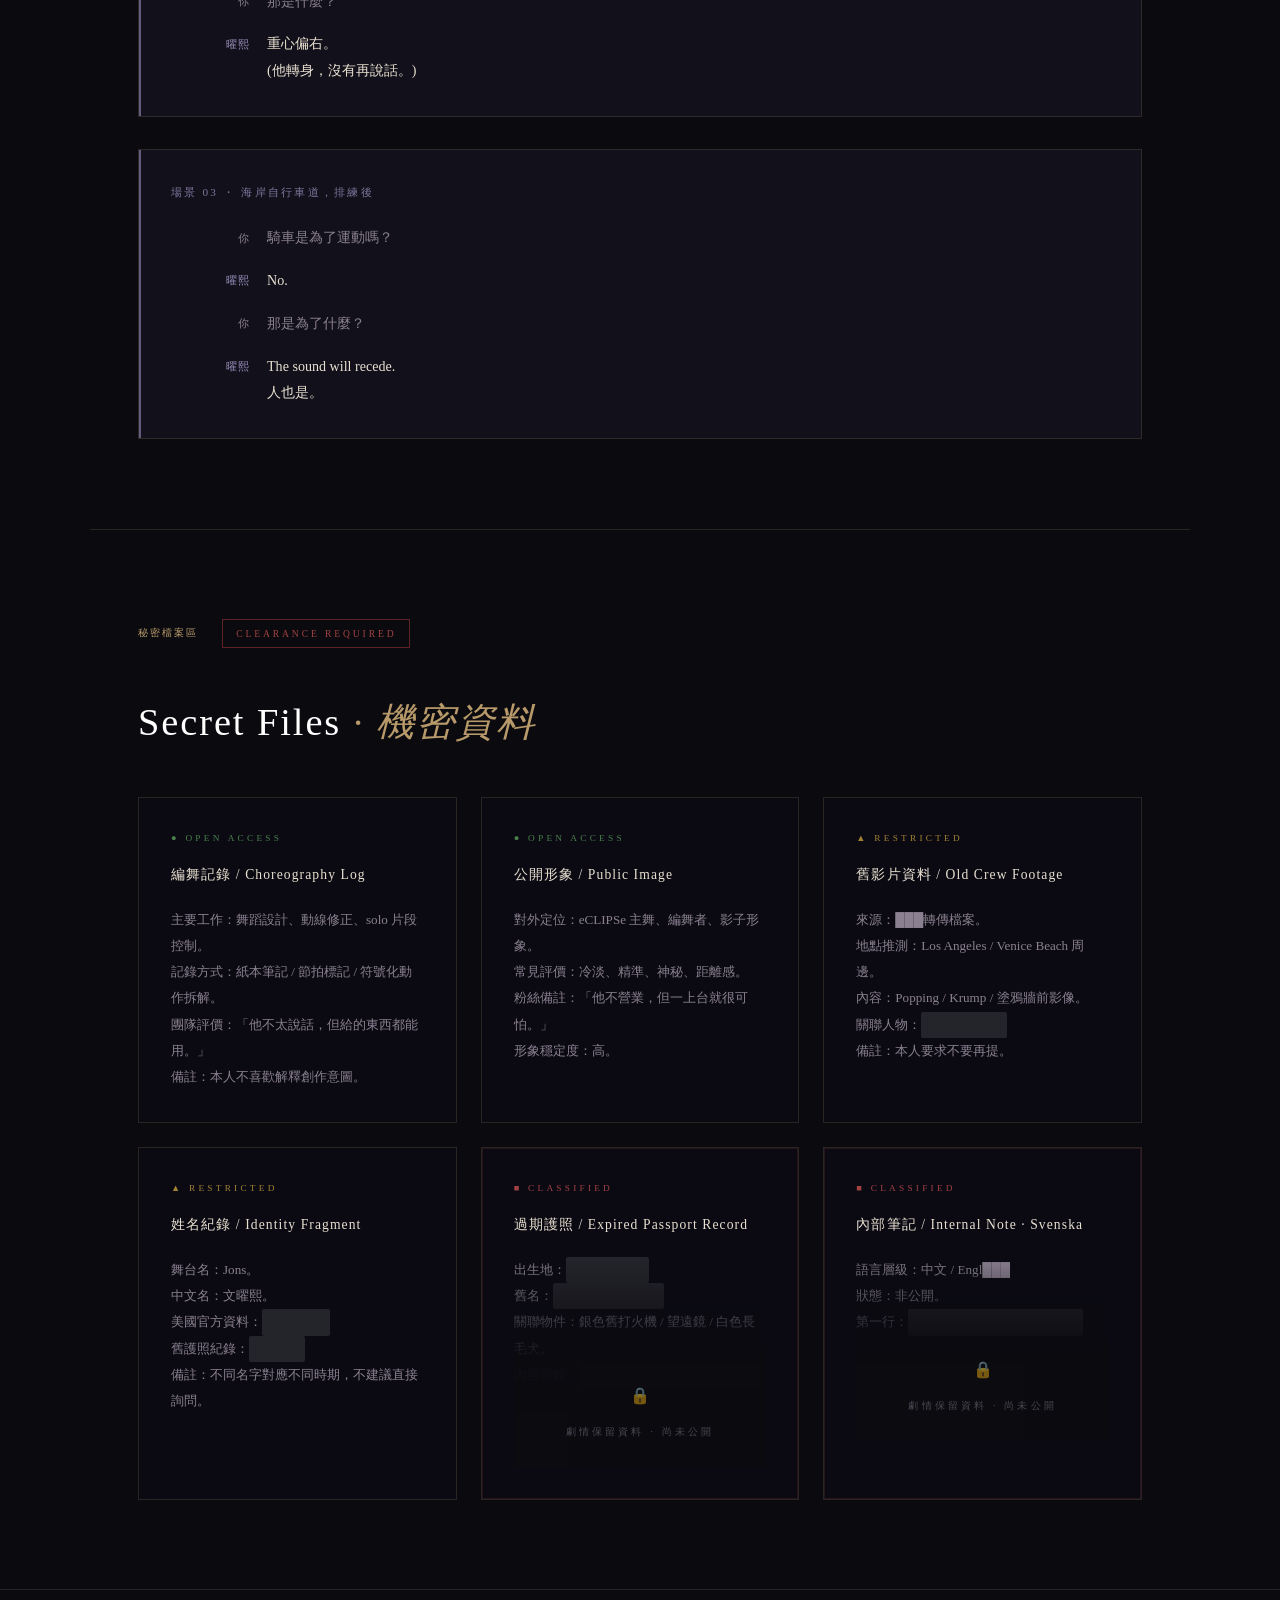
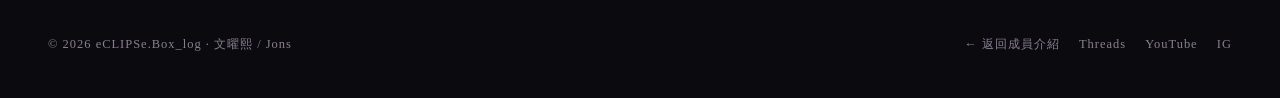
<file: jons.html>
<!DOCTYPE html>
<html lang="zh-TW">
<head>
  <meta charset="UTF-8" />
  <meta name="viewport" content="width=device-width, initial-scale=1.0" />
  <title>文曜熙 Jons — eCLIPSe.Box_log</title>
  <style>
    :root {
      --bg: #0a0a0f;
      --accent: #b89a6a;
      --accent2: #7a6a9a;
      --accent-char: #9a8fbc; /* 影・灰紫銀 */
      --text: #e8e0d0;
      --text-dim: #8a8090;
      --border: rgba(184,154,106,0.18);
      --card-bg: rgba(20,18,30,0.85);
    }

    * { box-sizing: border-box; margin: 0; padding: 0; }
    html { scroll-behavior: smooth; }

    body {
      background: var(--bg);
      color: var(--text);
      font-family: 'Georgia', 'Noto Serif TC', serif;
      line-height: 1.8;
      overflow-x: hidden;
    }

    /* ── NAV ── */
    nav {
      position: fixed;
      top: 0; left: 0; right: 0;
      z-index: 100;
      display: flex;
      align-items: center;
      justify-content: space-between;
      padding: 1.2rem 4rem;
      background: rgba(10,10,15,0.92);
      -webkit-backdrop-filter: blur(12px);
      backdrop-filter: blur(12px);
      border-bottom: 1px solid var(--border);
    }

    .nav-logo {
      font-size: 1.1rem;
      letter-spacing: 0.15em;
      color: var(--accent);
      text-decoration: none;
      font-weight: bold;
      text-transform: uppercase;
      flex-shrink: 0;
    }

    .nav-links {
      display: flex;
      gap: clamp(0.9rem, 2vw, 2.5rem);
      list-style: none;
      align-items: center;
      justify-content: flex-end;
      flex-wrap: wrap;
    }

    .nav-links a {
      color: var(--text-dim);
      text-decoration: none;
      font-size: 0.85rem;
      letter-spacing: 0.1em;
      text-transform: uppercase;
      transition: color 0.3s;
      white-space: nowrap;
    }

    .nav-links a:hover { color: var(--accent); }

    .nav-social {
      display: flex;
      gap: 1.2rem;
      flex-shrink: 0;
    }

    .nav-social a {
      color: var(--text-dim);
      text-decoration: none;
      font-size: 0.8rem;
      letter-spacing: 0.08em;
      transition: color 0.3s;
    }

    .nav-social a:hover { color: var(--accent); }

    /* ── BACK LINK ── */
    .back-link {
      display: inline-flex;
      align-items: center;
      gap: 0.5rem;
      font-size: 0.72rem;
      letter-spacing: 0.2em;
      text-transform: uppercase;
      color: var(--text-dim);
      text-decoration: none;
      transition: color 0.3s;
    }

    .back-link:hover { color: var(--accent); }

    /* ── CHARACTER HERO ── */
    #char-hero {
      min-height: 80vh;
      display: flex;
      flex-direction: column;
      justify-content: flex-end;
      padding: 9rem 5rem 5rem;
      background:
        radial-gradient(ellipse at 75% 30%, rgba(138,172,204,0.12) 0%, transparent 55%),
        radial-gradient(ellipse at 20% 75%, rgba(184,154,106,0.06) 0%, transparent 50%),
        var(--bg);
      position: relative;
      overflow: hidden;
      border-bottom: 1px solid var(--border);
    }

    #char-hero::before {
      content: '';
      position: absolute;
      inset: 0;
      background: repeating-linear-gradient(
        90deg,
        transparent,
        transparent 80px,
        rgba(138,172,204,0.025) 80px,
        rgba(138,172,204,0.025) 81px
      );
      pointer-events: none;
    }

    .char-hero-tag {
      font-size: 0.65rem;
      letter-spacing: 0.45em;
      text-transform: uppercase;
      color: var(--accent-char);
      margin-bottom: 1.2rem;
    }

    .char-hero-name-zh {
      font-size: clamp(3.5rem, 8vw, 7rem);
      font-weight: 300;
      color: #fff;
      letter-spacing: 0.08em;
      line-height: 1;
      margin-bottom: 0.5rem;
    }

    .char-hero-name-en {
      font-size: 1.1rem;
      color: var(--accent);
      letter-spacing: 0.25em;
      text-transform: uppercase;
      margin-bottom: 0.3rem;
    }

    .char-hero-codename {
      font-size: 0.8rem;
      color: var(--text-dim);
      letter-spacing: 0.2em;
      font-style: italic;
      margin-bottom: 2rem;
    }

    .char-hero-quote {
      max-width: 480px;
      font-size: 1rem;
      font-style: italic;
      color: var(--text);
      border-left: 2px solid var(--accent-char);
      padding-left: 1.2rem;
      margin-bottom: 3rem;
      opacity: 0.85;
    }

    .char-hero-stats {
      display: flex;
      gap: 3rem;
      flex-wrap: wrap;
    }

    .hero-stat-item {
      display: flex;
      flex-direction: column;
      gap: 0.2rem;
    }

    .hero-stat-label {
      font-size: 0.6rem;
      letter-spacing: 0.3em;
      text-transform: uppercase;
      color: var(--text-dim);
    }

    .hero-stat-value {
      font-size: 0.95rem;
      color: var(--text);
      letter-spacing: 0.05em;
    }

    .hero-stat-value.difficulty { color: var(--accent); }

    /* ── SHARED SECTION STYLES ── */
    .page-section {
      padding: 6rem 5rem;
      max-width: 1100px;
      margin: 0 auto;
      border-top: 1px solid var(--border);
    }

    .section-label {
      font-size: 0.65rem;
      letter-spacing: 0.5em;
      text-transform: uppercase;
      color: var(--accent);
      margin-bottom: 0.8rem;
    }

    .section-title {
      font-size: clamp(1.6rem, 3.5vw, 2.4rem);
      font-weight: 300;
      color: #fff;
      margin-bottom: 2.5rem;
      letter-spacing: 0.05em;
    }

    .section-title em {
      font-style: italic;
      color: var(--accent);
    }

    /* ── PROFILE ── */
    .profile-grid {
      display: grid;
      grid-template-columns: 3fr 2fr;
      gap: 4rem;
      align-items: start;
    }

    .profile-bio {
      color: var(--text-dim);
      font-size: 0.95rem;
      line-height: 2.2;
    }

    .profile-bio p { margin-bottom: 1.4rem; }

    .profile-traits {
      display: flex;
      flex-direction: column;
      gap: 1.5rem;
    }

    .trait-group-label {
      font-size: 0.6rem;
      letter-spacing: 0.35em;
      text-transform: uppercase;
      color: var(--text-dim);
      margin-bottom: 0.6rem;
    }

    .trait-tags {
      display: flex;
      flex-wrap: wrap;
      gap: 0.5rem;
    }

    .trait-tag {
      font-size: 0.75rem;
      padding: 0.3rem 0.8rem;
      border: 1px solid var(--border);
      color: var(--text-dim);
      letter-spacing: 0.05em;
    }

    .trait-tag--accent {
      border-color: rgba(138,172,204,0.35);
      color: var(--accent-char);
    }

    /* ── DIALOGUES ── */
    .dialogue-list {
      display: flex;
      flex-direction: column;
      gap: 2rem;
    }

    .dialogue-card {
      background: var(--card-bg);
      border: 1px solid var(--border);
      padding: 2rem 2.2rem;
      position: relative;
    }

    .dialogue-card::before {
      content: '';
      position: absolute;
      top: 0; left: 0;
      width: 2px;
      height: 100%;
      background: var(--accent-char);
      opacity: 0.6;
    }

    .dialogue-scenario {
      font-size: 0.7rem;
      letter-spacing: 0.2em;
      text-transform: uppercase;
      color: var(--accent-char);
      margin-bottom: 1.4rem;
      opacity: 0.8;
    }

    .dialogue-exchange {
      display: flex;
      flex-direction: column;
      gap: 1rem;
    }

    .dialogue-line {
      display: grid;
      grid-template-columns: 5rem 1fr;
      gap: 1rem;
      font-size: 0.88rem;
      line-height: 1.9;
    }

    .dialogue-role {
      font-size: 0.68rem;
      letter-spacing: 0.15em;
      text-transform: uppercase;
      color: var(--text-dim);
      padding-top: 0.2rem;
      text-align: right;
    }

    .dialogue-line.char .dialogue-role { color: var(--accent-char); }

    .dialogue-text { color: var(--text-dim); }

    .dialogue-line.char .dialogue-text { color: var(--text); }

    .dialogue-card--placeholder {
      border-style: dashed;
      opacity: 0.4;
      display: flex;
      align-items: center;
      justify-content: center;
      min-height: 100px;
      cursor: default;
    }

    .dialogue-placeholder-text {
      font-size: 0.75rem;
      letter-spacing: 0.25em;
      text-transform: uppercase;
      color: var(--text-dim);
    }

    /* ── SECRET FILES ── */
    .secrets-header {
      display: flex;
      align-items: center;
      gap: 1.5rem;
      margin-bottom: 2.5rem;
    }

    .secrets-clearance {
      font-size: 0.6rem;
      letter-spacing: 0.3em;
      text-transform: uppercase;
      padding: 0.3rem 0.8rem;
      border: 1px solid rgba(180,60,60,0.5);
      color: rgba(200,80,80,0.8);
    }

    .secrets-grid {
      display: grid;
      grid-template-columns: repeat(auto-fill, minmax(280px, 1fr));
      gap: 1.5rem;
    }

    .secret-file {
      background: rgba(12,11,20,0.9);
      border: 1px solid var(--border);
      padding: 1.8rem;
      position: relative;
      overflow: hidden;
    }

    .secret-file-level {
      font-size: 0.58rem;
      letter-spacing: 0.35em;
      text-transform: uppercase;
      margin-bottom: 1rem;
    }

    .secret-file-level--open { color: rgba(100,180,100,0.7); }
    .secret-file-level--restricted { color: rgba(200,160,60,0.8); }
    .secret-file-level--classified { color: rgba(200,80,80,0.8); }

    .secret-file-title {
      font-size: 0.85rem;
      color: var(--text);
      letter-spacing: 0.08em;
      margin-bottom: 1.2rem;
    }

    .secret-file-body {
      font-size: 0.82rem;
      color: var(--text-dim);
      line-height: 2;
    }

    .redacted {
      display: inline-block;
      background: rgba(180,180,180,0.15);
      color: transparent;
      border-radius: 2px;
      user-select: none;
      letter-spacing: 0;
    }

    /* Locked file overlay */
    .secret-file--locked {
      cursor: default;
    }

    .secret-file--locked .secret-file-body {
      position: relative;
    }

    .secret-lock-overlay {
      position: absolute;
      inset: 0;
      background: linear-gradient(to bottom, transparent 0%, rgba(10,10,15,0.96) 50%);
      display: flex;
      flex-direction: column;
      align-items: center;
      justify-content: flex-end;
      padding-bottom: 1.5rem;
      gap: 0.6rem;
    }

    .secret-lock-icon {
      font-size: 1rem;
      color: var(--text-dim);
      opacity: 0.5;
    }

    .secret-lock-text {
      font-size: 0.65rem;
      letter-spacing: 0.3em;
      text-transform: uppercase;
      color: var(--text-dim);
      opacity: 0.5;
    }

    .secret-file--locked::after {
      content: '';
      position: absolute;
      inset: 0;
      border: 1px solid rgba(200,80,80,0.15);
      pointer-events: none;
    }

    /* ── LIVING SPACE ── */
    .room-layout {
      display: grid;
      grid-template-columns: 5fr 4fr;
      gap: 3.5rem;
      align-items: start;
    }

    .room-img-wrap {
      position: relative;
      width: 100%;
      border: 1px solid var(--border);
      overflow: hidden;
      background: rgba(10,12,18,0.9);
    }

    .room-carousel {
      position: relative;
      width: 100%;
      min-height: 320px;
      display: flex;
      align-items: center;
      justify-content: center;
      background: rgba(10,12,18,0.9);
    }

    .room-slide {
      display: none;
      width: 100%;
    }

    .room-slide.active {
      display: block;
    }

    .room-slide img {
      width: 100%;
      height: auto;
      max-height: 520px;
      object-fit: contain;
      display: block;
      opacity: 1;
      filter: none;
      transition: opacity 0.4s;
    }

    .room-img-wrap:hover .room-slide img {
      opacity: 1;
      filter: none;
    }

    .room-placeholder {
      width: 100%;
      aspect-ratio: 4 / 3;
      min-height: 320px;
      display: none;
      flex-direction: column;
      align-items: center;
      justify-content: center;
      gap: 0.8rem;
    }

    .room-ph-icon {
      width: 34px;
      height: 34px;
      border: 1px solid rgba(138,172,204,0.18);
    }

    .room-ph-text {
      font-size: 0.62rem;
      letter-spacing: 0.32em;
      text-transform: uppercase;
      color: var(--accent-char);
      opacity: 0.3;
    }

    .room-carousel-btn {
      position: absolute;
      top: 50%;
      transform: translateY(-50%);
      width: 2.4rem;
      height: 2.4rem;
      border: 1px solid rgba(138,172,204,0.28);
      background: rgba(10,10,15,0.68);
      color: var(--accent-char);
      font-family: inherit;
      font-size: 1.1rem;
      cursor: pointer;
      z-index: 3;
      transition: border-color 0.25s, background 0.25s, color 0.25s;
    }

    .room-carousel-btn:hover {
      border-color: rgba(138,172,204,0.55);
      background: rgba(20,24,34,0.9);
      color: #fff;
    }

    .room-carousel-btn.prev { left: 1rem; }
    .room-carousel-btn.next { right: 1rem; }

    .room-carousel-count {
      position: absolute;
      left: 1rem;
      bottom: 1rem;
      z-index: 3;
      padding: 0.25rem 0.7rem;
      border: 1px solid rgba(138,172,204,0.22);
      background: rgba(10,10,15,0.68);
      color: var(--text-dim);
      font-size: 0.62rem;
      letter-spacing: 0.22em;
      text-transform: uppercase;
    }

    .room-carousel-dots {
      position: absolute;
      right: 1rem;
      bottom: 1rem;
      z-index: 3;
      display: flex;
      gap: 0.45rem;
    }

    .room-dot {
      width: 7px;
      height: 7px;
      border-radius: 50%;
      border: 1px solid rgba(138,172,204,0.35);
      background: transparent;
      cursor: pointer;
      padding: 0;
    }

    .room-dot.active {
      background: var(--accent-char);
      border-color: var(--accent-char);
    }

    .room-img-caption {
      margin-top: 0.7rem;
      font-size: 0.62rem;
      letter-spacing: 0.22em;
      text-transform: uppercase;
      color: var(--text-dim);
      opacity: 0.45;
      text-align: right;
    }

    .room-text {
      display: flex;
      flex-direction: column;
      gap: 2rem;
    }

    .room-desc {
      font-size: 0.88rem;
      color: var(--text-dim);
      line-height: 2.15;
    }

    .room-desc p { margin-bottom: 1rem; }
    .room-desc p:last-child { margin-bottom: 0; }

    .room-group-label {
      font-size: 0.58rem;
      letter-spacing: 0.38em;
      text-transform: uppercase;
      color: var(--accent-char);
      opacity: 0.7;
      margin-bottom: 0.65rem;
    }

    .room-tags {
      display: flex;
      flex-wrap: wrap;
      gap: 0.45rem;
    }

    .room-tag {
      font-size: 0.72rem;
      padding: 0.28rem 0.75rem;
      border: 1px solid rgba(138,172,204,0.18);
      color: var(--text-dim);
      letter-spacing: 0.04em;
      transition: border-color 0.25s, color 0.25s;
    }

    .room-tag:hover {
      border-color: rgba(138,172,204,0.45);
      color: var(--accent-char);
    }

    .room-tag--accent {
      border-color: rgba(138,172,204,0.32);
      color: var(--accent-char);
    }

    /* ── FOOTER ── */
    footer {
      border-top: 1px solid var(--border);
      padding: 3rem 4rem;
      display: flex;
      justify-content: space-between;
      align-items: center;
      color: var(--text-dim);
      font-size: 0.78rem;
      letter-spacing: 0.08em;
    }

    footer a {
      color: var(--text-dim);
      text-decoration: none;
      transition: color 0.3s;
    }

    footer a:hover { color: var(--accent); }

    .footer-links { display: flex; gap: 2rem; }

    /* ── MOBILE ── */
    @media (max-width: 900px) {
      nav { padding: 1rem 1.5rem; }
      .nav-links { gap: 0.8rem 1.2rem; }
      .nav-links a { font-size: 0.75rem; }
    }

    @media (max-width: 768px) {
      nav { padding: 1rem 1.5rem; align-items: flex-start; }
      .nav-social { display: none; }
      .nav-links { max-width: 72%; }
      #char-hero { padding: 8rem 1.5rem 3.5rem; }
      .char-hero-stats { gap: 1.8rem; }
      .page-section { padding: 4rem 1.5rem; }
      .profile-grid { grid-template-columns: 1fr; gap: 2.5rem; }
      .room-layout { grid-template-columns: 1fr; gap: 2rem; }
      .room-carousel, .room-placeholder { min-height: 240px; }
      .room-slide img { max-height: 420px; }
      .dialogue-line { grid-template-columns: 4rem 1fr; }
      footer { flex-direction: column; gap: 1rem; text-align: center; padding: 2rem 1.5rem; }
    }
  </style>
  <link rel="stylesheet" href="responsive.css" />
  <script src="responsive.js" defer></script>
</head>
<body>

<!-- NAV -->
<nav>
  <a href="index.html" class="nav-logo">eCLIPSe.Box_log</a>
  <ul class="nav-links">
    <li><a href="index.html#sojourner">Sojourner</a></li>
    <li><a href="index.html#echos">Echos</a></li>
    <li><a href="index.html#discography">Works</a></li>
    <li><a href="index.html#about">About</a></li>
    <li><a href="index.html#faq">FAQ</a></li>
    <li><a href="world.html">World</a></li>
    <li><a href="fanworks.html">Fan Works</a></li>
  </ul>
  <div class="nav-social">
    <a href="https://www.threads.com/@eclipse.box_log" target="_blank" rel="noopener noreferrer">Threads</a>
    <a href="https://www.youtube.com/@eCLIPSe.box_log" target="_blank" rel="noopener noreferrer">YouTube</a>
    <a href="https://www.instagram.com/eclipse.box_log/" target="_blank" rel="noopener noreferrer">IG</a>
  </div>
</nav>

<!-- CHARACTER HERO -->
<div id="char-hero">
  <a href="index.html" class="back-link">← 返回首頁</a>
  <p class="char-hero-tag">Dancer · Choreographer · eCLIPSe</p>
  <h1 class="char-hero-name-zh">文曜熙</h1>
  <p class="char-hero-name-en">Jons</p>
  <p class="char-hero-codename">Shadow — 影之人</p>
  <blockquote class="char-hero-quote">"Don't disturb me."</blockquote>
  <div class="char-hero-stats">
    <div class="hero-stat-item">
      <span class="hero-stat-label">身高</span>
      <span class="hero-stat-value">187 cm</span>
    </div>
    <div class="hero-stat-item">
      <span class="hero-stat-label">MBTI</span>
      <span class="hero-stat-value">INFJ</span>
    </div>
    <div class="hero-stat-item">
      <span class="hero-stat-label">生日</span>
      <span class="hero-stat-value">1 · 3</span>
    </div>
    <div class="hero-stat-item">
      <span class="hero-stat-label">職位</span>
      <span class="hero-stat-value">Dancer · Choreographer</span>
    </div>
    <div class="hero-stat-item">
      <span class="hero-stat-label">象徵</span>
      <span class="hero-stat-value">Shadow · Silence</span>
    </div>
    <div class="hero-stat-item">
      <span class="hero-stat-label">互動特質</span>
      <span class="hero-stat-value difficulty">高度疏離</span>
    </div>

  </div>
</div>

<!-- PROFILE -->
<section class="page-section" id="profile">
  <p class="section-label">Profile</p>
  <h2 class="section-title">人物檔案</h2>

  <div class="profile-grid">
    <div class="profile-bio">
      <p>文曜熙（Jons）是 eCLIPSe 的舞蹈擔當與編舞者，象徵影子。約 24 歲，187 cm，混血，INFJ，O 型；淺灰金短髮、灰藍眼睛與冷白膚色，形成清冷低調的形象。</p>
      <p>他以精準的舞蹈與專業支撐團隊，對聲音、節拍及人際間的細微變化格外敏銳。比起開口，他更習慣安靜觀察。</p>
      <p>工作時，他將情緒與身體表現分開，完成必要的營業；私下則保有極高的邊界感，抗拒非必要的觸碰與情感交流。</p>
      <p>面對澄凡的熱情，他話少卻常默默配合；與季凌則保持舒適的工作距離，在理性與專業上形成默契。</p>
    </div>

    <div class="profile-traits">
      <div>
        <p class="trait-group-label">性格關鍵詞</p>
        <div class="trait-tags">
          <span class="trait-tag trait-tag--accent">沉默</span>
          <span class="trait-tag trait-tag--accent">精準</span>
          <span class="trait-tag trait-tag--accent">身份切割</span>
          <span class="trait-tag">低噪</span>
          <span class="trait-tag">觀察者</span>
          <span class="trait-tag">距離感</span>
        </div>
      </div>

      <div>
        <p class="trait-group-label">舞台形象</p>
        <div class="trait-tags">
          <span class="trait-tag">主舞</span>
          <span class="trait-tag">編舞</span>
          <span class="trait-tag">影子形象</span>
          <span class="trait-tag">冷感舞台</span>
          <span class="trait-tag">精密控制</span>
        </div>
      </div>

      <div>
        <p class="trait-group-label">互動難點</p>
        <div class="trait-tags">
          <span class="trait-tag">不主動靠近</span>
          <span class="trait-tag">討厭被追問</span>
          <span class="trait-tag">反應極慢熱</span>
          <span class="trait-tag">私領域極強</span>
        </div>
      </div>

      <div>
        <p class="trait-group-label">可能軟化的條件</p>
        <div class="trait-tags">
          <span class="trait-tag">低壓陪伴</span>
          <span class="trait-tag">不要求表態</span>
          <span class="trait-tag">尊重沉默</span>
          <span class="trait-tag">理解他的感官邊界</span>
        </div>
      </div>
    </div>
  </div>
</section>

<!-- LIVING SPACE -->
<section class="page-section" id="living-space">
  <p class="section-label">Living Space</p>
  <h2 class="section-title">私人空間<em> · </em><em>Room Profile</em></h2>

  <div class="room-layout">

    <!-- 圖片 carousel -->
    <div>
      <div class="room-img-wrap">
        <div class="room-carousel" data-room-carousel>
          <div class="room-slide active">
            <img src="images/personal/J/room_j1.png" alt="曜熙的住處 01 · Jons's Living Space" loading="lazy" />
          </div>
          <div class="room-slide">
            <img src="images/personal/J/room_j2.png" alt="曜熙的工作間 02 · Jons's Desk" loading="lazy" />
          </div>
          <div class="room-slide">
            <img src="images/personal/J/room_j3.png" alt="曜熙的房間 03 · Jons's dress room" loading="lazy" />
          </div>

          <div class="room-placeholder">
            <div class="room-ph-icon"></div>
            <span class="room-ph-text">Room · Pending</span>
          </div>

          <button class="room-carousel-btn prev" type="button" aria-label="上一張">‹</button>
          <button class="room-carousel-btn next" type="button" aria-label="下一張">›</button>
          <span class="room-carousel-count">01 / 03</span>
          <div class="room-carousel-dots" aria-label="房間圖片切換">
            <button class="room-dot active" type="button" aria-label="第 1 張"></button>
            <button class="room-dot" type="button" aria-label="第 2 張"></button>
            <button class="room-dot" type="button" aria-label="第 3 張"></button>
          </div>
        </div>
      </div>
      <p class="room-img-caption">Living Space · 文曜熙 / Jons</p>
    </div>

    <!-- 文字側寫 -->
    <div class="room-text">

      <div class="room-desc">
        <p>
          Jons 的住處位於灣岸區與東濱區邊界，靠近海岸自行車道。
          一邊是通往 LUMINA 的工作路線，另一邊是海岸、島，以及能暫時離開人群的方向。
        </p>
        <p>
          空間裡幾乎沒有多餘物品。黑、白、灰構成低噪背景，降噪視聽室、練習筆記、簡單餐具與陽台海風，讓這裡更像一個暫時安全的邊界，而不是傳統意義上的家。
        </p>
        <p>
          對 Jons 來說，住處不是歸屬。
          它只是能讓他把外界音量調低、把舞台身分暫時卸下來的地方。
          只要還能聽見海風，他就知道自己沒有完全被城市吞掉。
        </p>
      </div>

      <div>
        <p class="room-group-label">位置 · Location</p>
        <div class="room-tags">
          <span class="room-tag room-tag--accent">05 灣岸區</span>
          <span class="room-tag room-tag--accent">07 東濱區邊界</span>
          <span class="room-tag">海岸自行車道</span>
          <span class="room-tag">工作與逃離之間</span>
        </div>
      </div>

      <div>
        <p class="room-group-label">色調 · Palette</p>
        <div class="room-tags">
          <span class="room-tag room-tag--accent">黑</span>
          <span class="room-tag room-tag--accent">白</span>
          <span class="room-tag room-tag--accent">灰</span>
          <span class="room-tag">冷木色</span>
          <span class="room-tag">低飽和藍灰</span>
        </div>
      </div>

      <div>
        <p class="room-group-label">空間特徵 · Space</p>
        <div class="room-tags">
          <span class="room-tag room-tag--accent">降噪視聽室</span>
          <span class="room-tag">海景陽台</span>
          <span class="room-tag">極簡收納</span>
          <span class="room-tag">低照度光源</span>
          <span class="room-tag">可獨處動線</span>
        </div>
      </div>

      <div>
        <p class="room-group-label">物件 · Objects</p>
        <div class="room-tags">
          <span class="room-tag room-tag--accent">無線耳機</span>
          <span class="room-tag room-tag--accent">銀色舊打火機</span>
          <span class="room-tag">編舞筆記</span>
          <span class="room-tag">氣泡水</span>
          <span class="room-tag">科幻懸疑 BD</span>
          <span class="room-tag">自行車鑰匙</span>
        </div>
      </div>

    </div>


  </div>
</section>

<!-- DIALOGUE EXAMPLES -->
<section class="page-section" id="dialogues">
  <p class="section-label">Dialogue Archive</p>
  <h2 class="section-title">個人對話範例</h2>

  <div class="dialogue-list">



    <div class="dialogue-card">
      <p class="dialogue-scenario">場景 01 ・ 天台，風很大 · 夜晚</p>
      <div class="dialogue-exchange">
        <div class="dialogue-line npc">
          <span class="dialogue-role">你</span>
          <span class="dialogue-text">你常來這裡嗎？</span>
        </div>
        <div class="dialogue-line char">
          <span class="dialogue-role">曜熙</span>
          <span class="dialogue-text">…。</span>
        </div>
        <div class="dialogue-line npc">
          <span class="dialogue-role">你</span>
          <span class="dialogue-text">我好像每次找不到你，你都在高處。</span>
        </div>
        <div class="dialogue-line char">
          <span class="dialogue-role">曜熙</span>
          <span class="dialogue-text">回去吧。<br/>不重要。</span>
        </div>
      </div>
    </div>

        <div class="dialogue-card">
      <p class="dialogue-scenario">場景 02 ・ 13F 練習室，solo 片段複盤</p>
      <div class="dialogue-exchange">
        <div class="dialogue-line npc">
          <span class="dialogue-role">你</span>
          <span class="dialogue-text">你剛剛那段看起來很像在生氣。</span>
        </div>
        <div class="dialogue-line char">
          <span class="dialogue-role">曜熙</span>
          <span class="dialogue-text">不是。</span>
        </div>
        <div class="dialogue-line npc">
          <span class="dialogue-role">你</span>
          <span class="dialogue-text">那是什麼？</span>
        </div>
        <div class="dialogue-line char">
          <span class="dialogue-role">曜熙</span>
          <span class="dialogue-text">重心偏右。<br/>(他轉身，沒有再說話。)</span>
        </div>
      </div>
    </div>

    <div class="dialogue-card">
      <p class="dialogue-scenario">場景 03 ・ 海岸自行車道，排練後</p>
      <div class="dialogue-exchange">
        <div class="dialogue-line npc">
          <span class="dialogue-role">你</span>
          <span class="dialogue-text">騎車是為了運動嗎？</span>
        </div>
        <div class="dialogue-line char">
          <span class="dialogue-role">曜熙</span>
          <span class="dialogue-text">No.</span>
        </div>
        <div class="dialogue-line npc">
          <span class="dialogue-role">你</span>
          <span class="dialogue-text">那是為了什麼？</span>
        </div>
        <div class="dialogue-line char">
          <span class="dialogue-role">曜熙</span>
          <span class="dialogue-text">The sound will recede.<br/>人也是。</span>
        </div>
      </div>
    </div>

  </div>
</section>

<!-- SECRET FILES -->
<section class="page-section" id="secrets">
  <div class="secrets-header">
    <p class="section-label" style="margin-bottom:0;">秘密檔案區</p>
    <span class="secrets-clearance">Clearance Required</span>
  </div>
  <h2 class="section-title">Secret Files<em> ·</em> <em>機密資料</em></h2>

  <div class="secrets-grid">

    <div class="secret-file">
      <p class="secret-file-level secret-file-level--open">● Open Access</p>
      <p class="secret-file-title">編舞記錄 / Choreography Log</p>
      <div class="secret-file-body">
        主要工作：舞蹈設計、動線修正、solo 片段控制。<br/>
        記錄方式：紙本筆記 / 節拍標記 / 符號化動作拆解。<br/>
        團隊評價：「他不太說話，但給的東西都能用。」<br/>
        備註：本人不喜歡解釋創作意圖。
      </div>
    </div>

    <div class="secret-file">
      <p class="secret-file-level secret-file-level--open">● Open Access</p>
      <p class="secret-file-title">公開形象 / Public Image</p>
      <div class="secret-file-body">
        對外定位：eCLIPSe 主舞、編舞者、影子形象。<br/>
        常見評價：冷淡、精準、神秘、距離感。<br/>
        粉絲備註：「他不營業，但一上台就很可怕。」<br/>
        形象穩定度：高。
      </div>
    </div>

    <div class="secret-file">
      <p class="secret-file-level secret-file-level--restricted">▲ Restricted</p>
      <p class="secret-file-title">舊影片資料 / Old Crew Footage</p>
      <div class="secret-file-body">
        來源：███轉傳檔案。<br/>
        地點推測：Los Angeles / Venice Beach 周邊。<br/>
        內容：Popping / Krump / 塗鴉牆前影像。<br/>
        關聯人物：<span class="redacted">Elliot / █████</span><br/>
        備註：本人要求不要再提。
      </div>
    </div>

    <div class="secret-file">
      <p class="secret-file-level secret-file-level--restricted">▲ Restricted</p>
      <p class="secret-file-title">姓名紀錄 / Identity Fragment</p>
      <div class="secret-file-body">
        舞台名：Jons。<br/>
        中文名：文曜熙。<br/>
        美國官方資料：<span class="redacted">Jonsson Wen</span><br/>
        舊護照紀錄：<span class="redacted">██████</span><br/>
        備註：不同名字對應不同時期，不建議直接詢問。
      </div>
    </div>

    <div class="secret-file secret-file--locked">
      <p class="secret-file-level secret-file-level--classified">■ Classified</p>
      <p class="secret-file-title">過期護照 / Expired Passport Record</p>
      <div class="secret-file-body">
        出生地：<span class="redacted">█████████</span><br/>
        舊名：<span class="redacted">████████████</span><br/>
        關聯物件：銀色舊打火機 / 望遠鏡 / 白色長毛犬。<br/>
        內容節錄：<span class="redacted">「這個名字不該出現在這裡。」</span><br/>
        <br/>
        <span class="redacted">██████<br/>
        ██████</span>

        <div class="secret-lock-overlay">
          <span class="secret-lock-icon">🔒</span>
          <span class="secret-lock-text">劇情保留資料 · 尚未公開</span>
        </div>
      </div>
    </div>

    <div class="secret-file secret-file--locked">
      <p class="secret-file-level secret-file-level--classified">■ Classified</p>
      <p class="secret-file-title">內部筆記 / Internal Note · Svenska</p>
      <div class="secret-file-body">
        語言層級：中文 / Engl███ <br/>
        狀態：非公開。<br/>
        第一行：<span class="redacted">「說英文的 Jonsson，是……」</span><br/>
        <br/>
        <span class="redacted">Sn██<br/>
        █████████<br/>
        那個你記得的人，正在沉睡。</span>

        <div class="secret-lock-overlay">
          <span class="secret-lock-icon">🔒</span>
          <span class="secret-lock-text">劇情保留資料 · 尚未公開</span>
        </div>
      </div>
    </div>

  </div>
</section>
<!-- FOOTER -->
<footer>
  <span>© 2026 eCLIPSe.Box_log · 文曜熙 / Jons</span>
  <div class="footer-links">
    <a href="index.html#echos">← 返回成員介紹</a>
    <a href="https://www.threads.com/@eclipse.box_log" target="_blank" rel="noopener noreferrer">Threads</a>
    <a href="https://www.youtube.com/@eCLIPSe.box_log" target="_blank" rel="noopener noreferrer">YouTube</a>
    <a href="https://www.instagram.com/eclipse.box_log/" target="_blank" rel="noopener noreferrer">IG</a>
  </div>
</footer>

<script>
  // Living Space carousel
  document.querySelectorAll('[data-room-carousel]').forEach(carousel => {
    const slides = Array.from(carousel.querySelectorAll('.room-slide'));
    const dots = Array.from(carousel.querySelectorAll('.room-dot'));
    const prevBtn = carousel.querySelector('.room-carousel-btn.prev');
    const nextBtn = carousel.querySelector('.room-carousel-btn.next');
    const count = carousel.querySelector('.room-carousel-count');
    const placeholder = carousel.querySelector('.room-placeholder');
    let current = 0;

    const pad = n => String(n).padStart(2, '0');

    const showSlide = index => {
      if (!slides.length) return;
      current = (index + slides.length) % slides.length;
      slides.forEach((slide, i) => slide.classList.toggle('active', i === current));
      dots.forEach((dot, i) => dot.classList.toggle('active', i === current));
      if (count) count.textContent = `${pad(current + 1)} / ${pad(slides.length)}`;
    };

    const updateMissingState = () => {
      const activeImg = slides[current]?.querySelector('img');
      const hasImage = activeImg && activeImg.complete && activeImg.naturalWidth > 0;
      if (placeholder) placeholder.style.display = hasImage ? 'none' : 'flex';
    };

    slides.forEach((slide, index) => {
      const img = slide.querySelector('img');
      if (!img) return;

      img.addEventListener('load', () => {
        if (index === current) updateMissingState();
      });

      img.addEventListener('error', () => {
        if (index === current) updateMissingState();
      });
    });

    prevBtn?.addEventListener('click', () => {
      showSlide(current - 1);
      updateMissingState();
    });

    nextBtn?.addEventListener('click', () => {
      showSlide(current + 1);
      updateMissingState();
    });

    dots.forEach((dot, index) => {
      dot.addEventListener('click', () => {
        showSlide(index);
        updateMissingState();
      });
    });

    showSlide(0);
    updateMissingState();
  });

  // Fade-in on scroll
  const observer = new IntersectionObserver((entries) => {
    entries.forEach(e => {
      if (e.isIntersecting) {
        e.target.style.opacity = '1';
        e.target.style.transform = 'translateY(0)';
      }
    });
  }, { threshold: 0.08 });

  document.querySelectorAll('.dialogue-card, .secret-file, .profile-traits > div, .room-layout').forEach(el => {
    el.style.opacity = '0';
    el.style.transform = 'translateY(16px)';
    el.style.transition = 'opacity 0.55s ease, transform 0.55s ease';
    observer.observe(el);
  });
</script>

</body>
</html>
</file>
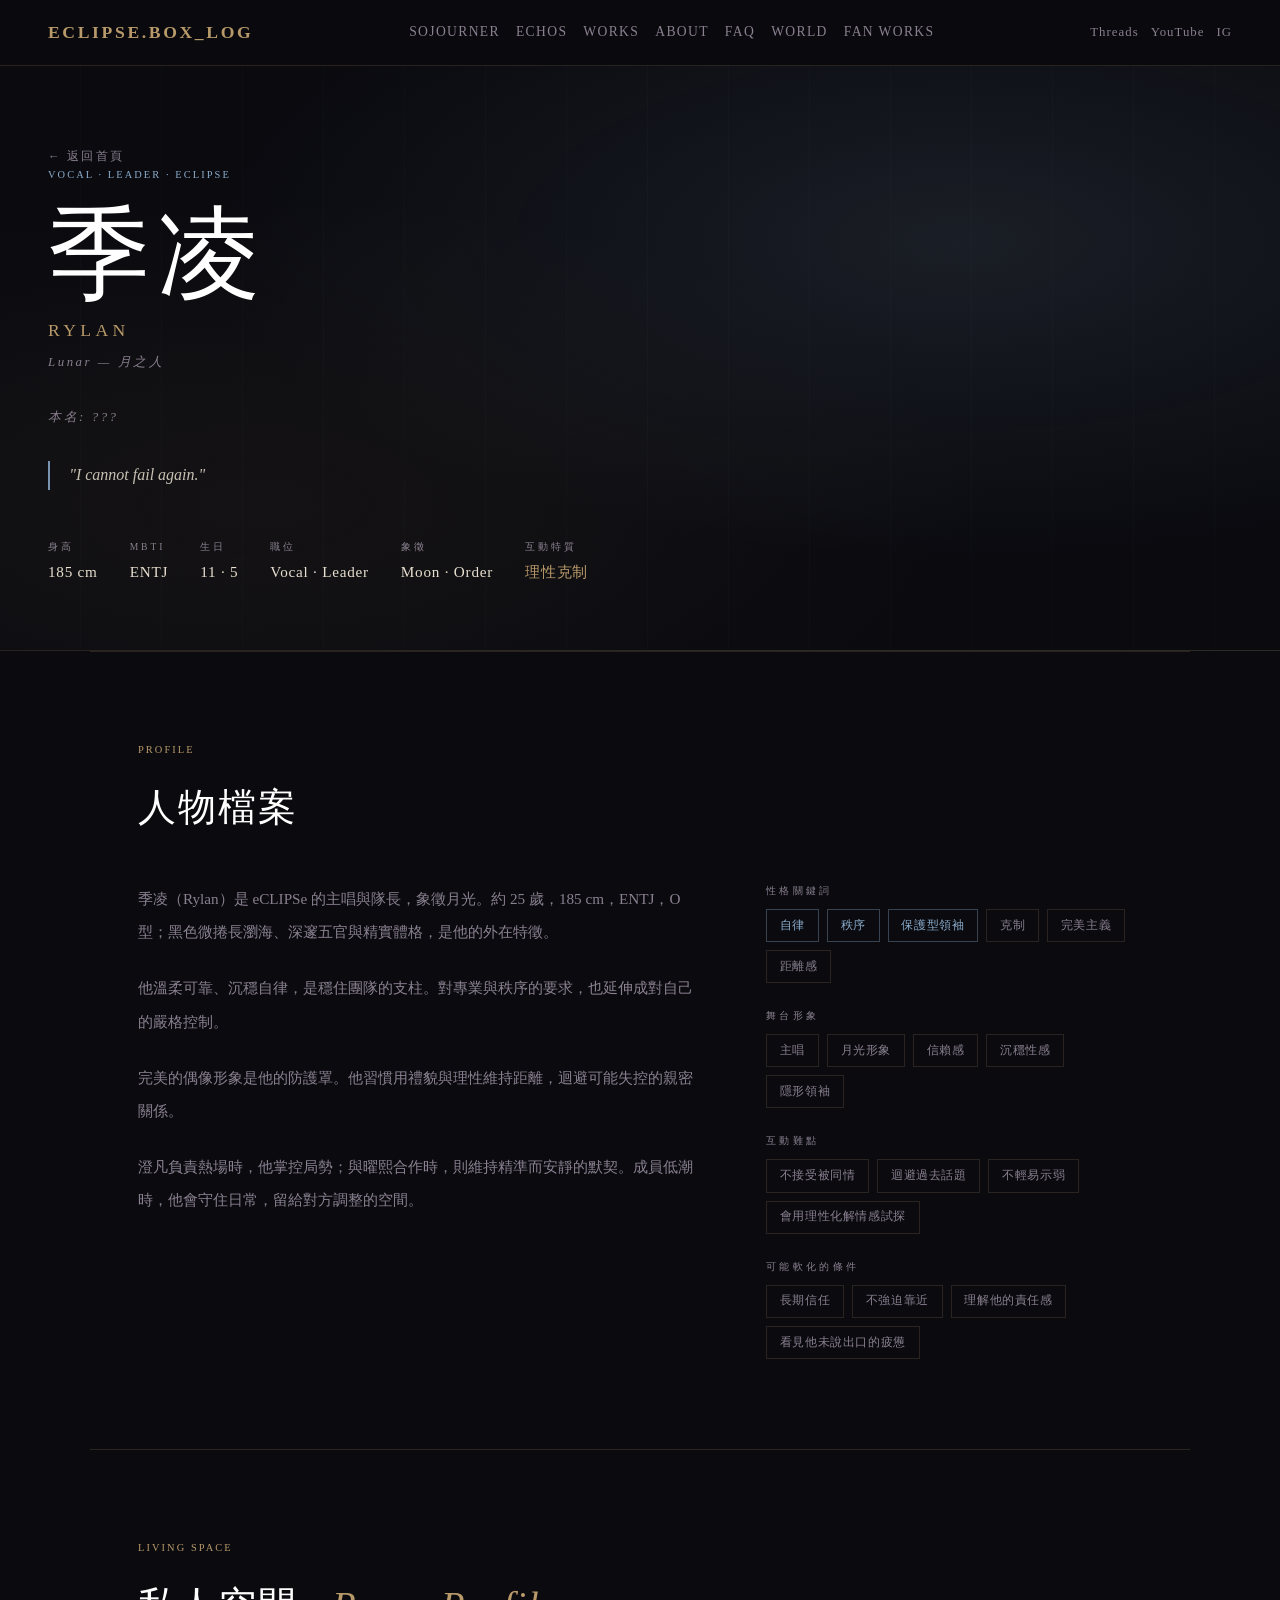
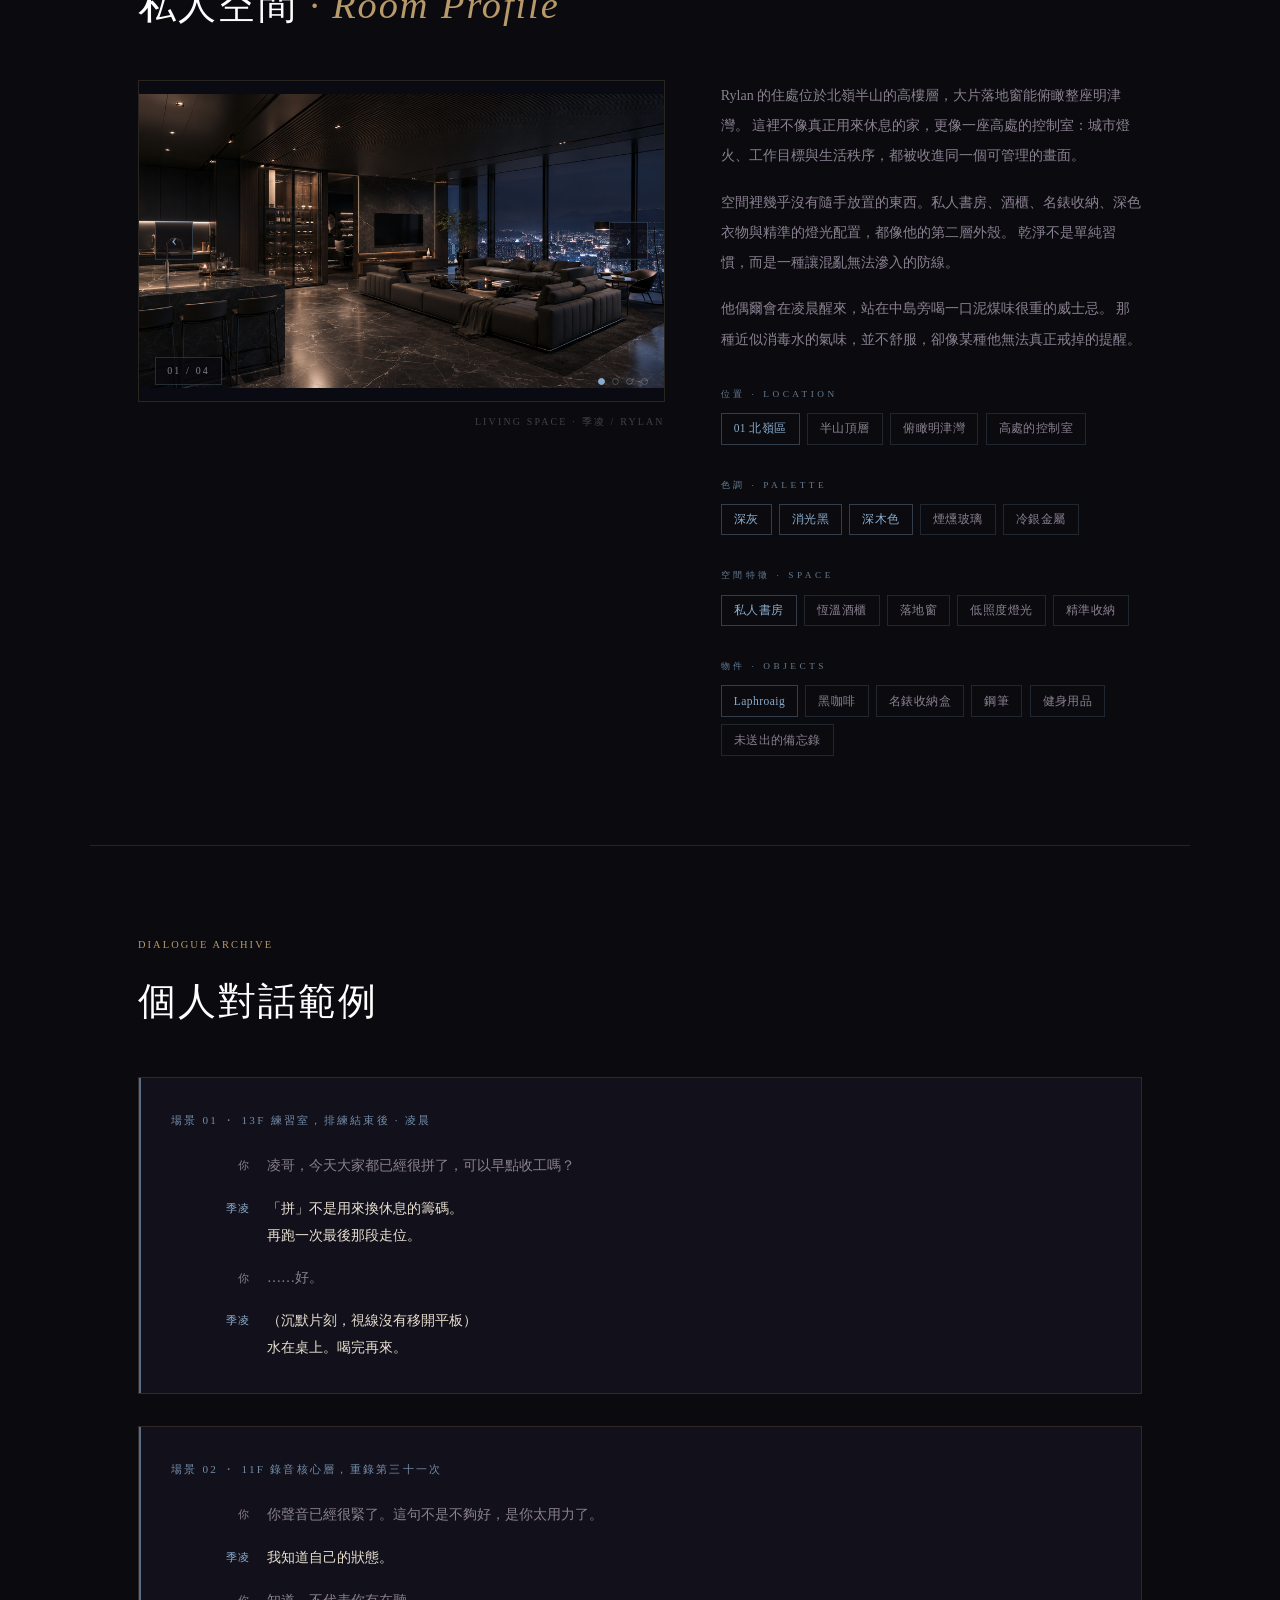
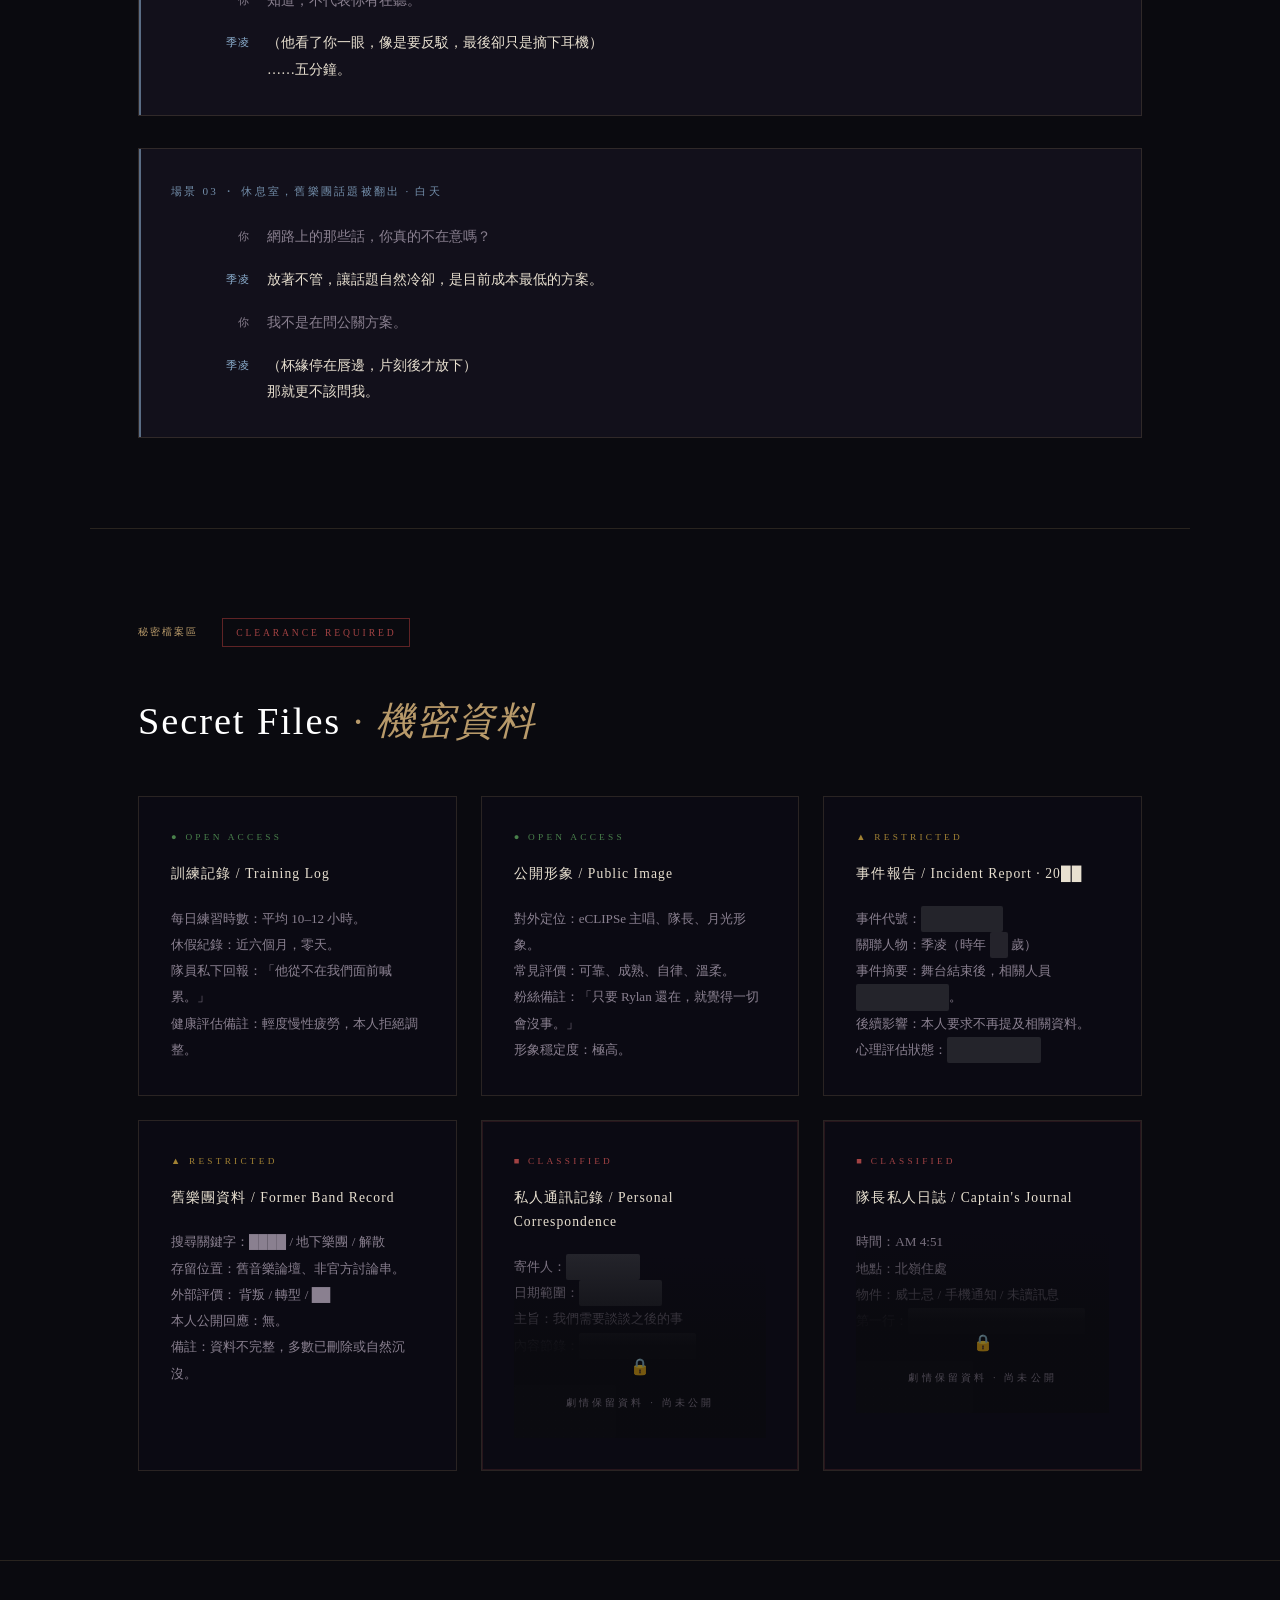
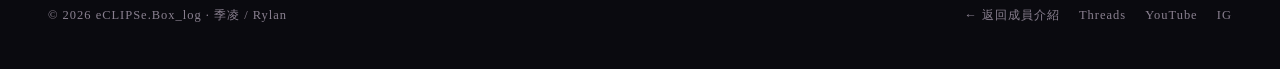
<file: rylan.html>
<!DOCTYPE html>
<html lang="zh-TW">
<head>
  <meta charset="UTF-8" />
  <meta name="viewport" content="width=device-width, initial-scale=1.0" />
  <title>季凌 Rylan — eCLIPSe.Box_log</title>
  <style>
    :root {
      --bg: #0a0a0f;
      --accent: #b89a6a;
      --accent2: #7a6a9a;
      --accent-char: #8aaccc; /* 月・冷藍銀，複製其他頁面時替換此色 */
      --text: #e8e0d0;
      --text-dim: #8a8090;
      --border: rgba(184,154,106,0.18);
      --card-bg: rgba(20,18,30,0.85);
    }

    * { box-sizing: border-box; margin: 0; padding: 0; }
    html { scroll-behavior: smooth; }

    body {
      background: var(--bg);
      color: var(--text);
      font-family: 'Georgia', 'Noto Serif TC', serif;
      line-height: 1.8;
      overflow-x: hidden;
    }

    /* ── NAV ── */
    nav {
      position: fixed;
      top: 0; left: 0; right: 0;
      z-index: 100;
      display: flex;
      align-items: center;
      justify-content: space-between;
      padding: 1.2rem 4rem;
      background: rgba(10,10,15,0.92);
      -webkit-backdrop-filter: blur(12px);
      backdrop-filter: blur(12px);
      border-bottom: 1px solid var(--border);
    }

    .nav-logo {
      font-size: 1.1rem;
      letter-spacing: 0.15em;
      color: var(--accent);
      text-decoration: none;
      font-weight: bold;
      text-transform: uppercase;
      flex-shrink: 0;
    }

    .nav-links {
      display: flex;
      gap: clamp(0.9rem, 2vw, 2.5rem);
      list-style: none;
      align-items: center;
      justify-content: flex-end;
      flex-wrap: wrap;
    }

    .nav-links a {
      color: var(--text-dim);
      text-decoration: none;
      font-size: 0.85rem;
      letter-spacing: 0.1em;
      text-transform: uppercase;
      transition: color 0.3s;
      white-space: nowrap;
    }

    .nav-links a:hover { color: var(--accent); }

    .nav-social {
      display: flex;
      gap: 1.2rem;
      flex-shrink: 0;
    }

    .nav-social a {
      color: var(--text-dim);
      text-decoration: none;
      font-size: 0.8rem;
      letter-spacing: 0.08em;
      transition: color 0.3s;
    }

    .nav-social a:hover { color: var(--accent); }

    /* ── BACK LINK ── */
    .back-link {
      display: inline-flex;
      align-items: center;
      gap: 0.5rem;
      font-size: 0.72rem;
      letter-spacing: 0.2em;
      text-transform: uppercase;
      color: var(--text-dim);
      text-decoration: none;
      transition: color 0.3s;
    }

    .back-link:hover { color: var(--accent); }

    /* ── CHARACTER HERO ── */
    #char-hero {
      min-height: 80vh;
      display: flex;
      flex-direction: column;
      justify-content: flex-end;
      padding: 9rem 5rem 5rem;
      background:
        radial-gradient(ellipse at 75% 30%, rgba(138,172,204,0.12) 0%, transparent 55%),
        radial-gradient(ellipse at 20% 75%, rgba(184,154,106,0.06) 0%, transparent 50%),
        var(--bg);
      position: relative;
      overflow: hidden;
      border-bottom: 1px solid var(--border);
    }

    #char-hero::before {
      content: '';
      position: absolute;
      inset: 0;
      background: repeating-linear-gradient(
        90deg,
        transparent,
        transparent 80px,
        rgba(138,172,204,0.025) 80px,
        rgba(138,172,204,0.025) 81px
      );
      pointer-events: none;
    }

    .char-hero-tag {
      font-size: 0.65rem;
      letter-spacing: 0.45em;
      text-transform: uppercase;
      color: var(--accent-char);
      margin-bottom: 1.2rem;
    }

    .char-hero-name-zh {
      font-size: clamp(3.5rem, 8vw, 7rem);
      font-weight: 300;
      color: #fff;
      letter-spacing: 0.08em;
      line-height: 1;
      margin-bottom: 0.5rem;
    }

    .char-hero-name-en {
      font-size: 1.1rem;
      color: var(--accent);
      letter-spacing: 0.25em;
      text-transform: uppercase;
      margin-bottom: 0.3rem;
    }

    .char-hero-codename {
      font-size: 0.8rem;
      color: var(--text-dim);
      letter-spacing: 0.2em;
      font-style: italic;
      margin-bottom: 2rem;
    }

    .char-hero-quote {
      max-width: 480px;
      font-size: 1rem;
      font-style: italic;
      color: var(--text);
      border-left: 2px solid var(--accent-char);
      padding-left: 1.2rem;
      margin-bottom: 3rem;
      opacity: 0.85;
    }

    .char-hero-stats {
      display: flex;
      gap: 3rem;
      flex-wrap: wrap;
    }

    .hero-stat-item {
      display: flex;
      flex-direction: column;
      gap: 0.2rem;
    }

    .hero-stat-label {
      font-size: 0.6rem;
      letter-spacing: 0.3em;
      text-transform: uppercase;
      color: var(--text-dim);
    }

    .hero-stat-value {
      font-size: 0.95rem;
      color: var(--text);
      letter-spacing: 0.05em;
    }

    .hero-stat-value.difficulty { color: var(--accent); }

    /* ── SHARED SECTION STYLES ── */
    .page-section {
      padding: 6rem 5rem;
      max-width: 1100px;
      margin: 0 auto;
      border-top: 1px solid var(--border);
    }

    .section-label {
      font-size: 0.65rem;
      letter-spacing: 0.5em;
      text-transform: uppercase;
      color: var(--accent);
      margin-bottom: 0.8rem;
    }

    .section-title {
      font-size: clamp(1.6rem, 3.5vw, 2.4rem);
      font-weight: 300;
      color: #fff;
      margin-bottom: 2.5rem;
      letter-spacing: 0.05em;
    }

    .section-title em {
      font-style: italic;
      color: var(--accent);
    }

    /* ── PROFILE ── */
    .profile-grid {
      display: grid;
      grid-template-columns: 3fr 2fr;
      gap: 4rem;
      align-items: start;
    }

    .profile-bio {
      color: var(--text-dim);
      font-size: 0.95rem;
      line-height: 2.2;
    }

    .profile-bio p { margin-bottom: 1.4rem; }

    .profile-traits {
      display: flex;
      flex-direction: column;
      gap: 1.5rem;
    }

    .trait-group-label {
      font-size: 0.6rem;
      letter-spacing: 0.35em;
      text-transform: uppercase;
      color: var(--text-dim);
      margin-bottom: 0.6rem;
    }

    .trait-tags {
      display: flex;
      flex-wrap: wrap;
      gap: 0.5rem;
    }

    .trait-tag {
      font-size: 0.75rem;
      padding: 0.3rem 0.8rem;
      border: 1px solid var(--border);
      color: var(--text-dim);
      letter-spacing: 0.05em;
    }

    .trait-tag--accent {
      border-color: rgba(138,172,204,0.35);
      color: var(--accent-char);
    }

    /* ── DIALOGUES ── */
    .dialogue-list {
      display: flex;
      flex-direction: column;
      gap: 2rem;
    }

    .dialogue-card {
      background: var(--card-bg);
      border: 1px solid var(--border);
      padding: 2rem 2.2rem;
      position: relative;
    }

    .dialogue-card::before {
      content: '';
      position: absolute;
      top: 0; left: 0;
      width: 2px;
      height: 100%;
      background: var(--accent-char);
      opacity: 0.6;
    }

    .dialogue-scenario {
      font-size: 0.7rem;
      letter-spacing: 0.2em;
      text-transform: uppercase;
      color: var(--accent-char);
      margin-bottom: 1.4rem;
      opacity: 0.8;
    }

    .dialogue-exchange {
      display: flex;
      flex-direction: column;
      gap: 1rem;
    }

    .dialogue-line {
      display: grid;
      grid-template-columns: 5rem 1fr;
      gap: 1rem;
      font-size: 0.88rem;
      line-height: 1.9;
    }

    .dialogue-role {
      font-size: 0.68rem;
      letter-spacing: 0.15em;
      text-transform: uppercase;
      color: var(--text-dim);
      padding-top: 0.2rem;
      text-align: right;
    }

    .dialogue-line.char .dialogue-role { color: var(--accent-char); }

    .dialogue-text { color: var(--text-dim); }

    .dialogue-line.char .dialogue-text { color: var(--text); }

    .dialogue-card--placeholder {
      border-style: dashed;
      opacity: 0.4;
      display: flex;
      align-items: center;
      justify-content: center;
      min-height: 100px;
      cursor: default;
    }

    .dialogue-placeholder-text {
      font-size: 0.75rem;
      letter-spacing: 0.25em;
      text-transform: uppercase;
      color: var(--text-dim);
    }

    /* ── SECRET FILES ── */
    .secrets-header {
      display: flex;
      align-items: center;
      gap: 1.5rem;
      margin-bottom: 2.5rem;
    }

    .secrets-clearance {
      font-size: 0.6rem;
      letter-spacing: 0.3em;
      text-transform: uppercase;
      padding: 0.3rem 0.8rem;
      border: 1px solid rgba(180,60,60,0.5);
      color: rgba(200,80,80,0.8);
    }

    .secrets-grid {
      display: grid;
      grid-template-columns: repeat(auto-fill, minmax(280px, 1fr));
      gap: 1.5rem;
    }

    .secret-file {
      background: rgba(12,11,20,0.9);
      border: 1px solid var(--border);
      padding: 1.8rem;
      position: relative;
      overflow: hidden;
    }

    .secret-file-level {
      font-size: 0.58rem;
      letter-spacing: 0.35em;
      text-transform: uppercase;
      margin-bottom: 1rem;
    }

    .secret-file-level--open { color: rgba(100,180,100,0.7); }
    .secret-file-level--restricted { color: rgba(200,160,60,0.8); }
    .secret-file-level--classified { color: rgba(200,80,80,0.8); }

    .secret-file-title {
      font-size: 0.85rem;
      color: var(--text);
      letter-spacing: 0.08em;
      margin-bottom: 1.2rem;
    }

    .secret-file-body {
      font-size: 0.82rem;
      color: var(--text-dim);
      line-height: 2;
    }

    .redacted {
      display: inline-block;
      background: rgba(180,180,180,0.15);
      color: transparent;
      border-radius: 2px;
      user-select: none;
      letter-spacing: 0;
    }

    /* Locked file overlay */
    .secret-file--locked {
      cursor: default;
    }

    .secret-file--locked .secret-file-body {
      position: relative;
    }

    .secret-lock-overlay {
      position: absolute;
      inset: 0;
      background: linear-gradient(to bottom, transparent 0%, rgba(10,10,15,0.96) 50%);
      display: flex;
      flex-direction: column;
      align-items: center;
      justify-content: flex-end;
      padding-bottom: 1.5rem;
      gap: 0.6rem;
    }

    .secret-lock-icon {
      font-size: 1rem;
      color: var(--text-dim);
      opacity: 0.5;
    }

    .secret-lock-text {
      font-size: 0.65rem;
      letter-spacing: 0.3em;
      text-transform: uppercase;
      color: var(--text-dim);
      opacity: 0.5;
    }

    .secret-file--locked::after {
      content: '';
      position: absolute;
      inset: 0;
      border: 1px solid rgba(200,80,80,0.15);
      pointer-events: none;
    }

    /* ── LIVING SPACE ── */
    .room-layout {
      display: grid;
      grid-template-columns: 5fr 4fr;
      gap: 3.5rem;
      align-items: start;
    }

    .room-img-wrap {
      position: relative;
      width: 100%;
      border: 1px solid var(--border);
      overflow: hidden;
      background: rgba(10,12,18,0.9);
    }

    .room-carousel {
      position: relative;
      width: 100%;
      min-height: 320px;
      display: flex;
      align-items: center;
      justify-content: center;
      background: rgba(10,12,18,0.9);
    }

    .room-slide {
      display: none;
      width: 100%;
    }

    .room-slide.active {
      display: block;
    }

    .room-slide img {
      width: 100%;
      height: auto;
      max-height: 520px;
      object-fit: contain;
      display: block;
      opacity: 1;
      filter: none;
      transition: opacity 0.4s;
    }

    .room-img-wrap:hover .room-slide img {
      opacity: 1;
      filter: none;
    }

    .room-placeholder {
      width: 100%;
      aspect-ratio: 4 / 3;
      min-height: 320px;
      display: none;
      flex-direction: column;
      align-items: center;
      justify-content: center;
      gap: 0.8rem;
    }

    .room-ph-icon {
      width: 34px;
      height: 34px;
      border: 1px solid rgba(138,172,204,0.18);
    }

    .room-ph-text {
      font-size: 0.62rem;
      letter-spacing: 0.32em;
      text-transform: uppercase;
      color: var(--accent-char);
      opacity: 0.3;
    }

    .room-carousel-btn {
      position: absolute;
      top: 50%;
      transform: translateY(-50%);
      width: 2.4rem;
      height: 2.4rem;
      border: 1px solid rgba(138,172,204,0.28);
      background: rgba(10,10,15,0.68);
      color: var(--accent-char);
      font-family: inherit;
      font-size: 1.1rem;
      cursor: pointer;
      z-index: 3;
      transition: border-color 0.25s, background 0.25s, color 0.25s;
    }

    .room-carousel-btn:hover {
      border-color: rgba(138,172,204,0.55);
      background: rgba(20,24,34,0.9);
      color: #fff;
    }

    .room-carousel-btn.prev { left: 1rem; }
    .room-carousel-btn.next { right: 1rem; }

    .room-carousel-count {
      position: absolute;
      left: 1rem;
      bottom: 1rem;
      z-index: 3;
      padding: 0.25rem 0.7rem;
      border: 1px solid rgba(138,172,204,0.22);
      background: rgba(10,10,15,0.68);
      color: var(--text-dim);
      font-size: 0.62rem;
      letter-spacing: 0.22em;
      text-transform: uppercase;
    }

    .room-carousel-dots {
      position: absolute;
      right: 1rem;
      bottom: 1rem;
      z-index: 3;
      display: flex;
      gap: 0.45rem;
    }

    .room-dot {
      width: 7px;
      height: 7px;
      border-radius: 50%;
      border: 1px solid rgba(138,172,204,0.35);
      background: transparent;
      cursor: pointer;
      padding: 0;
    }

    .room-dot.active {
      background: var(--accent-char);
      border-color: var(--accent-char);
    }

    .room-img-caption {
      margin-top: 0.7rem;
      font-size: 0.62rem;
      letter-spacing: 0.22em;
      text-transform: uppercase;
      color: var(--text-dim);
      opacity: 0.45;
      text-align: right;
    }

    .room-text {
      display: flex;
      flex-direction: column;
      gap: 2rem;
    }

    .room-desc {
      font-size: 0.88rem;
      color: var(--text-dim);
      line-height: 2.15;
    }

    .room-desc p { margin-bottom: 1rem; }
    .room-desc p:last-child { margin-bottom: 0; }

    .room-group-label {
      font-size: 0.58rem;
      letter-spacing: 0.38em;
      text-transform: uppercase;
      color: var(--accent-char);
      opacity: 0.7;
      margin-bottom: 0.65rem;
    }

    .room-tags {
      display: flex;
      flex-wrap: wrap;
      gap: 0.45rem;
    }

    .room-tag {
      font-size: 0.72rem;
      padding: 0.28rem 0.75rem;
      border: 1px solid rgba(138,172,204,0.18);
      color: var(--text-dim);
      letter-spacing: 0.04em;
      transition: border-color 0.25s, color 0.25s;
    }

    .room-tag:hover {
      border-color: rgba(138,172,204,0.45);
      color: var(--accent-char);
    }

    .room-tag--accent {
      border-color: rgba(138,172,204,0.32);
      color: var(--accent-char);
    }

    /* ── FOOTER ── */
    footer {
      border-top: 1px solid var(--border);
      padding: 3rem 4rem;
      display: flex;
      justify-content: space-between;
      align-items: center;
      color: var(--text-dim);
      font-size: 0.78rem;
      letter-spacing: 0.08em;
    }

    footer a {
      color: var(--text-dim);
      text-decoration: none;
      transition: color 0.3s;
    }

    footer a:hover { color: var(--accent); }

    .footer-links { display: flex; gap: 2rem; }

    /* ── MOBILE ── */
    @media (max-width: 900px) {
      nav { padding: 1rem 1.5rem; }
      .nav-links { gap: 0.8rem 1.2rem; }
      .nav-links a { font-size: 0.75rem; }
    }

    @media (max-width: 768px) {
      nav { padding: 1rem 1.5rem; align-items: flex-start; }
      .nav-social { display: none; }
      .nav-links { max-width: 72%; }
      #char-hero { padding: 8rem 1.5rem 3.5rem; }
      .char-hero-stats { gap: 1.8rem; }
      .page-section { padding: 4rem 1.5rem; }
      .profile-grid { grid-template-columns: 1fr; gap: 2.5rem; }
      .room-layout { grid-template-columns: 1fr; gap: 2rem; }
      .room-carousel, .room-placeholder { min-height: 240px; }
      .room-slide img { max-height: 420px; }
      .dialogue-line { grid-template-columns: 4rem 1fr; }
      footer { flex-direction: column; gap: 1rem; text-align: center; padding: 2rem 1.5rem; }
    }
  </style>
  <link rel="stylesheet" href="responsive.css" />
  <script src="responsive.js" defer></script>
</head>
<body>

<!-- NAV -->
<nav>
  <a href="index.html" class="nav-logo">eCLIPSe.Box_log</a>
  <ul class="nav-links">
    <li><a href="index.html#sojourner">Sojourner</a></li>
    <li><a href="index.html#echos">Echos</a></li>
    <li><a href="index.html#discography">Works</a></li>
    <li><a href="index.html#about">About</a></li>
    <li><a href="index.html#faq">FAQ</a></li>
    <li><a href="world.html">World</a></li>
    <li><a href="fanworks.html">Fan Works</a></li>
  </ul>
  <div class="nav-social">
    <a href="https://www.threads.com/@eclipse.box_log" target="_blank" rel="noopener noreferrer">Threads</a>
    <a href="https://www.youtube.com/@eCLIPSe.box_log" target="_blank" rel="noopener noreferrer">YouTube</a>
    <a href="https://www.instagram.com/eclipse.box_log/" target="_blank" rel="noopener noreferrer">IG</a>
  </div>
</nav>

<!-- CHARACTER HERO -->
<div id="char-hero">
  <a href="index.html" class="back-link">← 返回首頁</a>
  <p class="char-hero-tag">Vocal · Leader · eCLIPSe</p>
  <h1 class="char-hero-name-zh">季凌</h1>
  <p class="char-hero-name-en">Rylan</p>
  <p class="char-hero-codename">Lunar — 月之人</p>
  <p class="char-hero-codename">本名: ??? </p>
  <blockquote class="char-hero-quote">"I cannot fail again."</blockquote>
  <div class="char-hero-stats">
    <div class="hero-stat-item">
      <span class="hero-stat-label">身高</span>
      <span class="hero-stat-value">185 cm</span>
    </div>
    <div class="hero-stat-item">
      <span class="hero-stat-label">MBTI</span>
      <span class="hero-stat-value">ENTJ</span>
    </div>
    <div class="hero-stat-item">
      <span class="hero-stat-label">生日</span>
      <span class="hero-stat-value">11 · 5</span>
    </div>
    <div class="hero-stat-item">
      <span class="hero-stat-label">職位</span>
      <span class="hero-stat-value">Vocal · Leader</span>
    </div>
    <div class="hero-stat-item">
      <span class="hero-stat-label">象徵</span>
      <span class="hero-stat-value">Moon · Order</span>
    </div>
    <div class="hero-stat-item">
      <span class="hero-stat-label">互動特質</span>
      <span class="hero-stat-value difficulty">理性克制</span>
    </div>

  </div>
</div>

<!-- PROFILE -->
<section class="page-section" id="profile">
  <p class="section-label">Profile</p>
  <h2 class="section-title">人物檔案</h2>

  <div class="profile-grid">
    <div class="profile-bio">
      <p>季凌（Rylan）是 eCLIPSe 的主唱與隊長，象徵月光。約 25 歲，185 cm，ENTJ，O 型；黑色微捲長瀏海、深邃五官與精實體格，是他的外在特徵。</p>
      <p>他溫柔可靠、沉穩自律，是穩住團隊的支柱。對專業與秩序的要求，也延伸成對自己的嚴格控制。</p>
      <p>完美的偶像形象是他的防護罩。他習慣用禮貌與理性維持距離，迴避可能失控的親密關係。</p>
      <p>澄凡負責熱場時，他掌控局勢；與曜熙合作時，則維持精準而安靜的默契。成員低潮時，他會守住日常，留給對方調整的空間。</p>
    </div>

    <div class="profile-traits">
      <div>
        <p class="trait-group-label">性格關鍵詞</p>
        <div class="trait-tags">
          <span class="trait-tag trait-tag--accent">自律</span>
          <span class="trait-tag trait-tag--accent">秩序</span>
          <span class="trait-tag trait-tag--accent">保護型領袖</span>
          <span class="trait-tag">克制</span>
          <span class="trait-tag">完美主義</span>
          <span class="trait-tag">距離感</span>
        </div>
      </div>

      <div>
        <p class="trait-group-label">舞台形象</p>
        <div class="trait-tags">
          <span class="trait-tag">主唱</span>
          <span class="trait-tag">月光形象</span>
          <span class="trait-tag">信賴感</span>
          <span class="trait-tag">沉穩性感</span>
          <span class="trait-tag">隱形領袖</span>
        </div>
      </div>

      <div>
        <p class="trait-group-label">互動難點</p>
        <div class="trait-tags">
          <span class="trait-tag">不接受被同情</span>
          <span class="trait-tag">迴避過去話題</span>
          <span class="trait-tag">不輕易示弱</span>
          <span class="trait-tag">會用理性化解情感試探</span>
        </div>
      </div>

      <div>
        <p class="trait-group-label">可能軟化的條件</p>
        <div class="trait-tags">
          <span class="trait-tag">長期信任</span>
          <span class="trait-tag">不強迫靠近</span>
          <span class="trait-tag">理解他的責任感</span>
          <span class="trait-tag">看見他未說出口的疲憊</span>
        </div>
      </div>
    </div>
  </div>
</section>

<!-- LIVING SPACE -->
<section class="page-section" id="living-space">
  <p class="section-label">Living Space</p>
  <h2 class="section-title">私人空間<em> · </em><em>Room Profile</em></h2>

  <div class="room-layout">

    <!-- 圖片 carousel -->
    <div>
      <div class="room-img-wrap">
        <div class="room-carousel" data-room-carousel>
          <div class="room-slide active">
            <img src="images/personal/R/room_r1.png" alt="季凌的住處 01 · Rylan's Living Space" loading="lazy" />
          </div>
          <div class="room-slide">
            <img src="images/personal/R/room_r2.png" alt="季凌的書房 02 · Rylan's Desk" loading="lazy" />
          </div>
          <div class="room-slide">
            <img src="images/personal/R/room_r3.png" alt="季凌的更衣室 03 · Rylan's dress room" loading="lazy" />
          </div>
          <div class="room-slide">
            <img src="images/personal/R/room_r4.png" alt="季凌的房間 04 · Rylan's bedroom" loading="lazy" />
          </div>

          <div class="room-placeholder">
            <div class="room-ph-icon"></div>
            <span class="room-ph-text">Room · Pending</span>
          </div>

          <button class="room-carousel-btn prev" type="button" aria-label="上一張">‹</button>
          <button class="room-carousel-btn next" type="button" aria-label="下一張">›</button>
          <span class="room-carousel-count">01 / 04</span>
          <div class="room-carousel-dots" aria-label="房間圖片切換">
            <button class="room-dot active" type="button" aria-label="第 1 張"></button>
            <button class="room-dot" type="button" aria-label="第 2 張"></button>
            <button class="room-dot" type="button" aria-label="第 3 張"></button>
            <button class="room-dot" type="button" aria-label="第 4 張"></button>
          </div>
        </div>
      </div>
      <p class="room-img-caption">Living Space · 季凌 / Rylan</p>
    </div>

    <!-- 文字側寫 -->
      <div class="room-text">

        <div class="room-desc">
          <p>
            Rylan 的住處位於北嶺半山的高樓層，大片落地窗能俯瞰整座明津灣。
            這裡不像真正用來休息的家，更像一座高處的控制室：城市燈火、工作目標與生活秩序，都被收進同一個可管理的畫面。
          </p>
          <p>
            空間裡幾乎沒有隨手放置的東西。私人書房、酒櫃、名錶收納、深色衣物與精準的燈光配置，都像他的第二層外殼。
            乾淨不是單純習慣，而是一種讓混亂無法滲入的防線。
          </p>
          <p>
            他偶爾會在凌晨醒來，站在中島旁喝一口泥煤味很重的威士忌。
            那種近似消毒水的氣味，並不舒服，卻像某種他無法真正戒掉的提醒。
          </p>
        </div>

        <div>
          <p class="room-group-label">位置 · Location</p>
          <div class="room-tags">
            <span class="room-tag room-tag--accent">01 北嶺區</span>
            <span class="room-tag">半山頂層</span>
            <span class="room-tag">俯瞰明津灣</span>
            <span class="room-tag">高處的控制室</span>
          </div>
        </div>

        <div>
          <p class="room-group-label">色調 · Palette</p>
          <div class="room-tags">
            <span class="room-tag room-tag--accent">深灰</span>
            <span class="room-tag room-tag--accent">消光黑</span>
            <span class="room-tag room-tag--accent">深木色</span>
            <span class="room-tag">煙燻玻璃</span>
            <span class="room-tag">冷銀金屬</span>
          </div>
        </div>

        <div>
          <p class="room-group-label">空間特徵 · Space</p>
          <div class="room-tags">
            <span class="room-tag room-tag--accent">私人書房</span>
            <span class="room-tag">恆溫酒櫃</span>
            <span class="room-tag">落地窗</span>
            <span class="room-tag">低照度燈光</span>
            <span class="room-tag">精準收納</span>
          </div>
        </div>

        <div>
          <p class="room-group-label">物件 · Objects</p>
          <div class="room-tags">
            <span class="room-tag room-tag--accent">Laphroaig</span>
            <span class="room-tag">黑咖啡</span>
            <span class="room-tag">名錶收納盒</span>
            <span class="room-tag">鋼筆</span>
            <span class="room-tag">健身用品</span>
            <span class="room-tag">未送出的備忘錄</span>
          </div>
        </div>


    </div>
  </div>
</section>

<!-- DIALOGUE EXAMPLES -->
<section class="page-section" id="dialogues">
  <p class="section-label">Dialogue Archive</p>
  <h2 class="section-title">個人對話範例</h2>

  <div class="dialogue-list">

    <div class="dialogue-card">
      <p class="dialogue-scenario">場景 01 ・ 13F 練習室，排練結束後 · 凌晨</p>
      <div class="dialogue-exchange">
        <div class="dialogue-line npc">
          <span class="dialogue-role">你</span>
          <span class="dialogue-text">凌哥，今天大家都已經很拼了，可以早點收工嗎？</span>
        </div>
        <div class="dialogue-line char">
          <span class="dialogue-role">季凌</span>
          <span class="dialogue-text">「拼」不是用來換休息的籌碼。<br/>再跑一次最後那段走位。</span>
        </div>
        <div class="dialogue-line npc">
          <span class="dialogue-role">你</span>
          <span class="dialogue-text">……好。</span>
        </div>
        <div class="dialogue-line char">
          <span class="dialogue-role">季凌</span>
          <span class="dialogue-text">（沉默片刻，視線沒有移開平板）<br/>水在桌上。喝完再來。</span>
        </div>
      </div>
    </div>

    <div class="dialogue-card">
      <p class="dialogue-scenario">場景 02 ・ 11F 錄音核心層，重錄第三十一次</p>
      <div class="dialogue-exchange">
        <div class="dialogue-line npc">
          <span class="dialogue-role">你</span>
          <span class="dialogue-text">你聲音已經很緊了。這句不是不夠好，是你太用力了。</span>
        </div>
        <div class="dialogue-line char">
          <span class="dialogue-role">季凌</span>
          <span class="dialogue-text">我知道自己的狀態。</span>
        </div>
        <div class="dialogue-line npc">
          <span class="dialogue-role">你</span>
          <span class="dialogue-text">知道，不代表你有在聽。</span>
        </div>
        <div class="dialogue-line char">
          <span class="dialogue-role">季凌</span>
          <span class="dialogue-text">（他看了你一眼，像是要反駁，最後卻只是摘下耳機）<br/>……五分鐘。</span>
        </div>
      </div>
    </div>

    <div class="dialogue-card">
      <p class="dialogue-scenario">場景 03 ・ 休息室，舊樂團話題被翻出 · 白天</p>
      <div class="dialogue-exchange">
        <div class="dialogue-line npc">
          <span class="dialogue-role">你</span>
          <span class="dialogue-text">網路上的那些話，你真的不在意嗎？</span>
        </div>
        <div class="dialogue-line char">
          <span class="dialogue-role">季凌</span>
          <span class="dialogue-text">放著不管，讓話題自然冷卻，是目前成本最低的方案。</span>
        </div>
        <div class="dialogue-line npc">
          <span class="dialogue-role">你</span>
          <span class="dialogue-text">我不是在問公關方案。</span>
        </div>
        <div class="dialogue-line char">
          <span class="dialogue-role">季凌</span>
          <span class="dialogue-text">（杯緣停在唇邊，片刻後才放下）<br/>那就更不該問我。</span>
        </div>
      </div>
    </div>

  </div>
</section>


<!-- SECRET FILES -->
<section class="page-section" id="secrets">
  <div class="secrets-header">
    <p class="section-label" style="margin-bottom:0;">秘密檔案區</p>
    <span class="secrets-clearance">Clearance Required</span>
  </div>
  <h2 class="section-title">Secret Files<em> ·</em> <em>機密資料</em></h2>

  <div class="secrets-grid">

    <!-- File 01 — Open -->
    <div class="secret-file">
      <p class="secret-file-level secret-file-level--open">● Open Access</p>
      <p class="secret-file-title">訓練記錄 / Training Log</p>
      <div class="secret-file-body">
        每日練習時數：平均 10–12 小時。<br/>
        休假紀錄：近六個月，零天。<br/>
        隊員私下回報：「他從不在我們面前喊累。」<br/>
        健康評估備註：輕度慢性疲勞，本人拒絕調整。
      </div>
    </div>

    <!-- File 02 — Open -->
    <div class="secret-file">
      <p class="secret-file-level secret-file-level--open">● Open Access</p>
      <p class="secret-file-title">公開形象 / Public Image</p>
      <div class="secret-file-body">
        對外定位：eCLIPSe 主唱、隊長、月光形象。<br/>
        常見評價：可靠、成熟、自律、溫柔。<br/>
        粉絲備註：「只要 Rylan 還在，就覺得一切會沒事。」<br/>
        形象穩定度：極高。
      </div>
    </div>

    <!-- File 03 — Restricted -->
    <div class="secret-file">
      <p class="secret-file-level secret-file-level--restricted">▲ Restricted</p>
      <p class="secret-file-title">事件報告 / Incident Report · 20██</p>
      <div class="secret-file-body">
        事件代號：<span class="redacted">ECLIPSE-0██</span><br/>
        關聯人物：季凌（時年 <span class="redacted">██</span> 歲）<br/>
        事件摘要：舞台結束後，相關人員 <span class="redacted">██████████</span>。<br/>
        後續影響：本人要求不再提及相關資料。<br/>
        心理評估狀態：<span class="redacted">██ · 持續追蹤中</span>
      </div>
    </div>

    <!-- File 04 — Restricted -->
    <div class="secret-file">
      <p class="secret-file-level secret-file-level--restricted">▲ Restricted</p>
      <p class="secret-file-title">舊樂團資料 / Former Band Record</p>
      <div class="secret-file-body">
        搜尋關鍵字：████ / 地下樂團 / 解散 <br/>
        存留位置：舊音樂論壇、非官方討論串。<br/>
        外部評價： 背叛 / 轉型 / ██ <br/>
        本人公開回應：無。<br/>
        備註：資料不完整，多數已刪除或自然沉沒。
      </div>
    </div>

    <!-- File 05 — Classified -->
    <div class="secret-file secret-file--locked">
      <p class="secret-file-level secret-file-level--classified">■ Classified</p>
      <p class="secret-file-title">私人通訊記錄 / Personal Correspondence</p>
      <div class="secret-file-body">
        寄件人：<span class="redacted">████████</span><br/>
        日期範圍：<span class="redacted">20██ — 20██</span><br/>
        主旨：我們需要談談之後的事<br/>
        內容節錄：<span class="redacted">「你不能一直……」</span><br/>
        <br/>
        <span class="redacted">這不是你的錯…<br/>
        ███████████</span>

        <div class="secret-lock-overlay">
          <span class="secret-lock-icon">🔒</span>
          <span class="secret-lock-text">劇情保留資料 · 尚未公開</span>
        </div>
      </div>
    </div>

    <!-- File 06 — Classified -->
    <div class="secret-file secret-file--locked">
      <p class="secret-file-level secret-file-level--classified">■ Classified</p>
      <p class="secret-file-title">隊長私人日誌 / Captain's Journal</p>
      <div class="secret-file-body">
        時間：AM 4:51<br/>
        地點：北嶺住處<br/>
        物件：威士忌 / 手機通知 / 未讀訊息<br/>
        第一行：<span class="redacted">「停下來，就真的█████…」</span><br/>
        <br/>
        <span class="redacted">就真的什麼都沒了…<br/>
        ███████████</span>

        <div class="secret-lock-overlay">
          <span class="secret-lock-icon">🔒</span>
          <span class="secret-lock-text">劇情保留資料 · 尚未公開</span>
        </div>
      </div>
    </div>

  </div>
</section>
<!-- FOOTER -->
<footer>
  <span>© 2026 eCLIPSe.Box_log · 季凌 / Rylan</span>
  <div class="footer-links">
    <a href="index.html#echos">← 返回成員介紹</a>
    <a href="https://www.threads.com/@eclipse.box_log" target="_blank" rel="noopener noreferrer">Threads</a>
    <a href="https://www.youtube.com/@eCLIPSe.box_log" target="_blank" rel="noopener noreferrer">YouTube</a>
    <a href="https://www.instagram.com/eclipse.box_log/" target="_blank" rel="noopener noreferrer">IG</a>
  </div>
</footer>

<script>
  // Living Space carousel
  document.querySelectorAll('[data-room-carousel]').forEach(carousel => {
    const slides = Array.from(carousel.querySelectorAll('.room-slide'));
    const dots = Array.from(carousel.querySelectorAll('.room-dot'));
    const prevBtn = carousel.querySelector('.room-carousel-btn.prev');
    const nextBtn = carousel.querySelector('.room-carousel-btn.next');
    const count = carousel.querySelector('.room-carousel-count');
    const placeholder = carousel.querySelector('.room-placeholder');
    let current = 0;

    const pad = n => String(n).padStart(2, '0');

    const showSlide = index => {
      if (!slides.length) return;
      current = (index + slides.length) % slides.length;
      slides.forEach((slide, i) => slide.classList.toggle('active', i === current));
      dots.forEach((dot, i) => dot.classList.toggle('active', i === current));
      if (count) count.textContent = `${pad(current + 1)} / ${pad(slides.length)}`;
    };

    const updateMissingState = () => {
      const activeImg = slides[current]?.querySelector('img');
      const hasImage = activeImg && activeImg.complete && activeImg.naturalWidth > 0;
      if (placeholder) placeholder.style.display = hasImage ? 'none' : 'flex';
    };

    slides.forEach((slide, index) => {
      const img = slide.querySelector('img');
      if (!img) return;

      img.addEventListener('load', () => {
        if (index === current) updateMissingState();
      });

      img.addEventListener('error', () => {
        if (index === current) updateMissingState();
      });
    });

    prevBtn?.addEventListener('click', () => {
      showSlide(current - 1);
      updateMissingState();
    });

    nextBtn?.addEventListener('click', () => {
      showSlide(current + 1);
      updateMissingState();
    });

    dots.forEach((dot, index) => {
      dot.addEventListener('click', () => {
        showSlide(index);
        updateMissingState();
      });
    });

    showSlide(0);
    updateMissingState();
  });

  // Fade-in on scroll
  const observer = new IntersectionObserver((entries) => {
    entries.forEach(e => {
      if (e.isIntersecting) {
        e.target.style.opacity = '1';
        e.target.style.transform = 'translateY(0)';
      }
    });
  }, { threshold: 0.08 });

  document.querySelectorAll('.dialogue-card, .secret-file, .profile-traits > div, .room-layout').forEach(el => {
    el.style.opacity = '0';
    el.style.transform = 'translateY(16px)';
    el.style.transition = 'opacity 0.55s ease, transform 0.55s ease';
    observer.observe(el);
  });
</script>

</body>
</html>
</file>
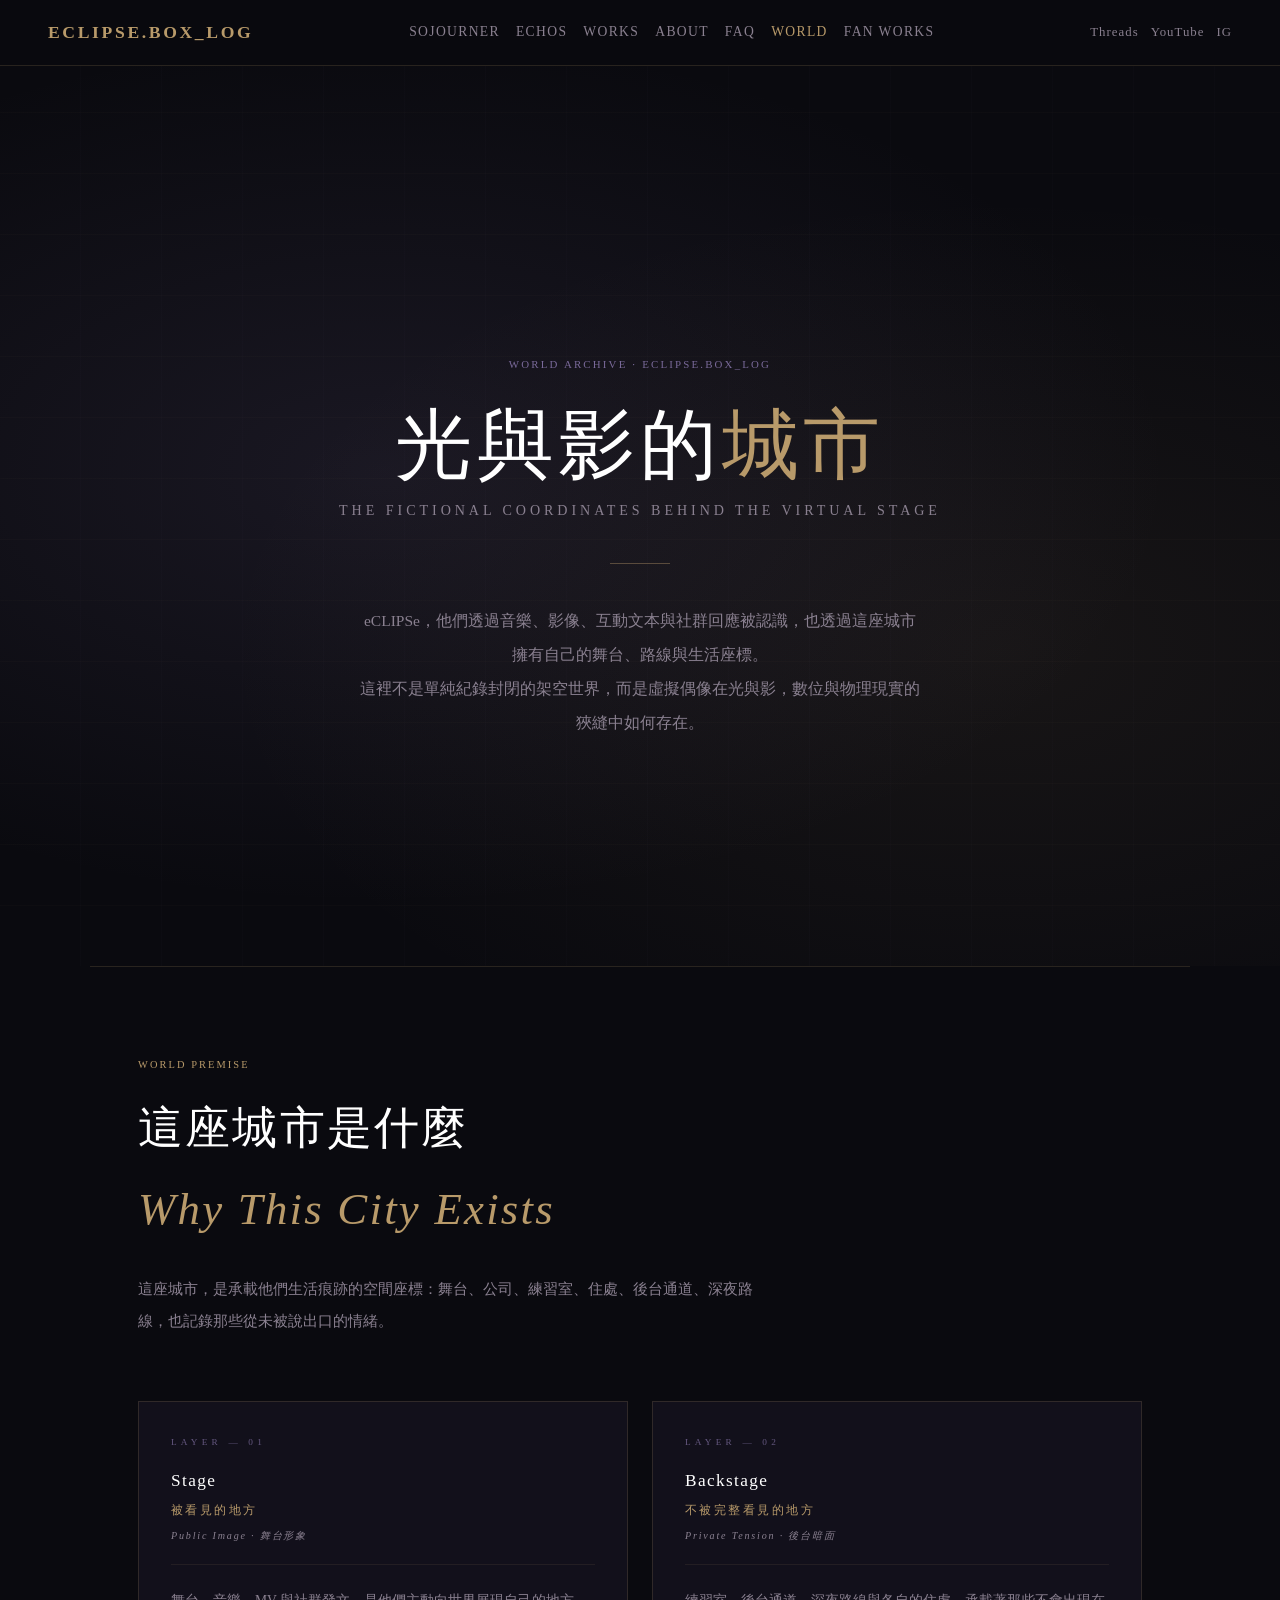
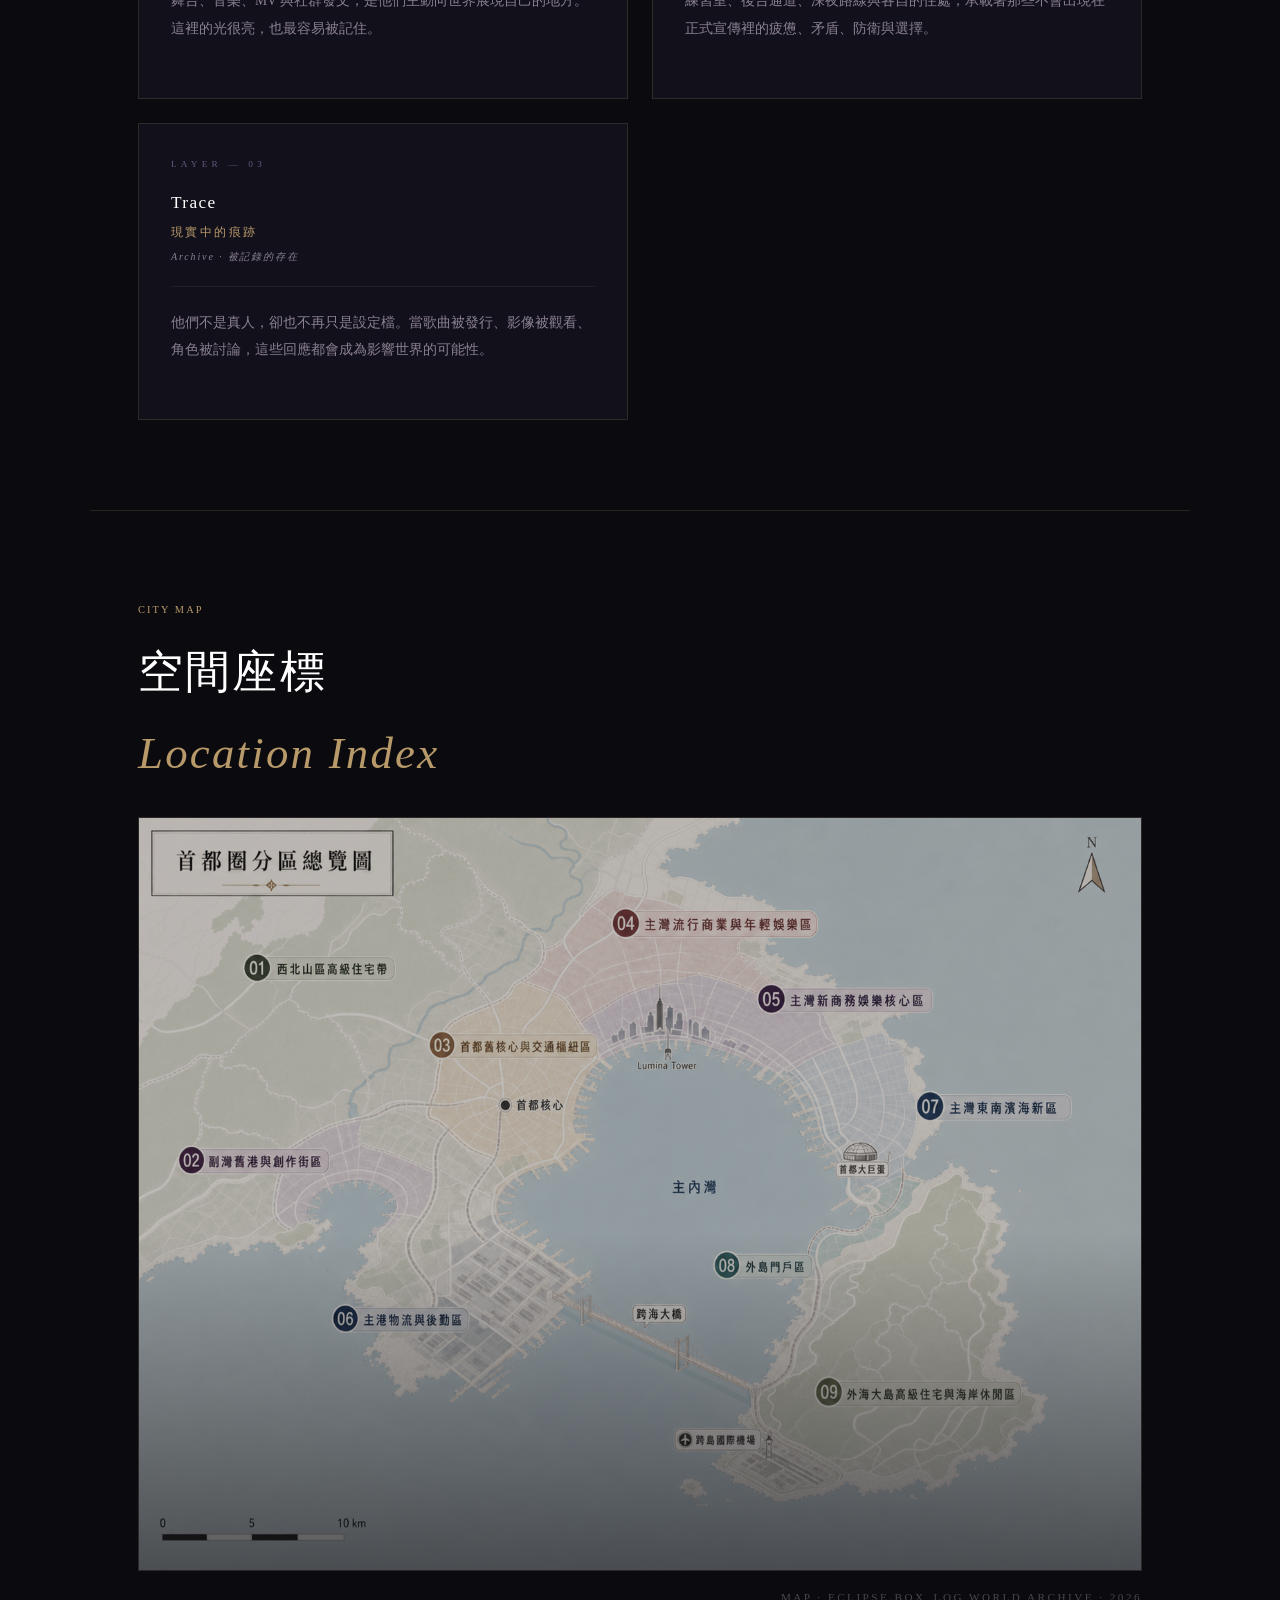
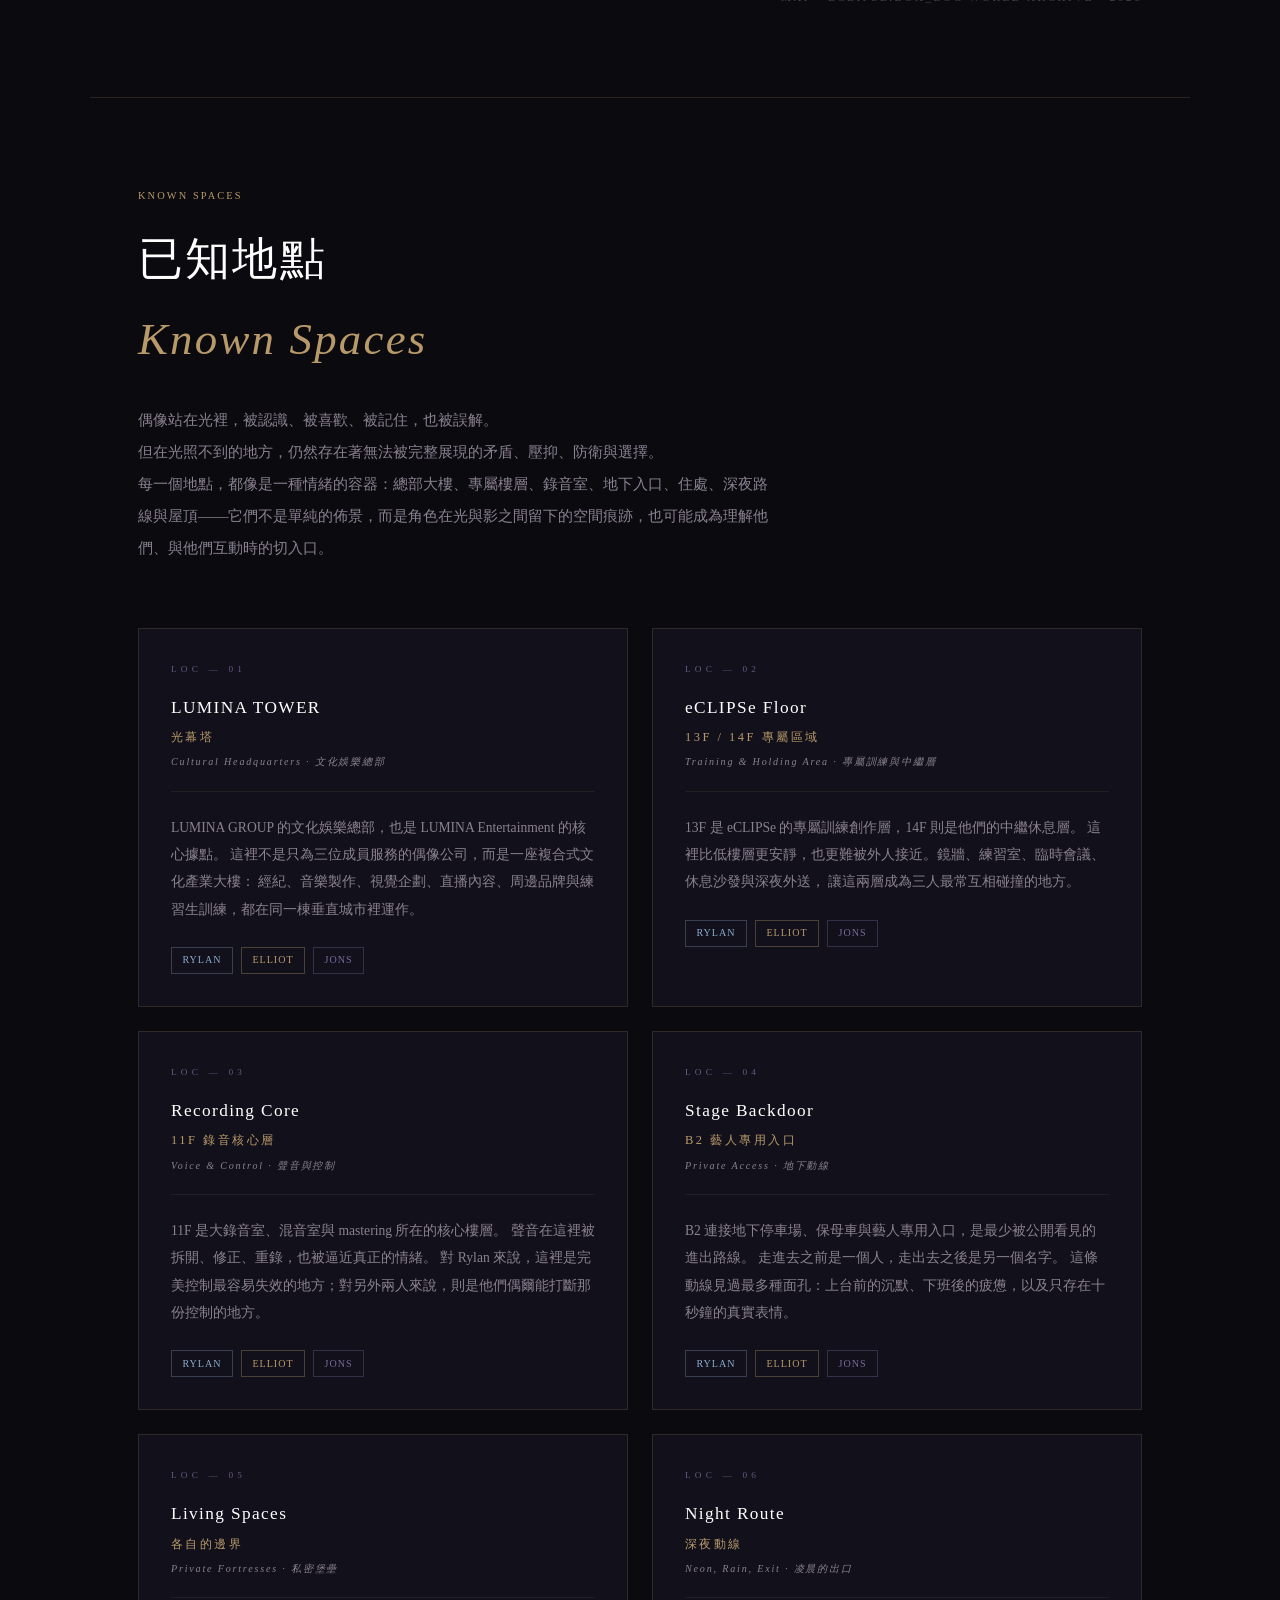
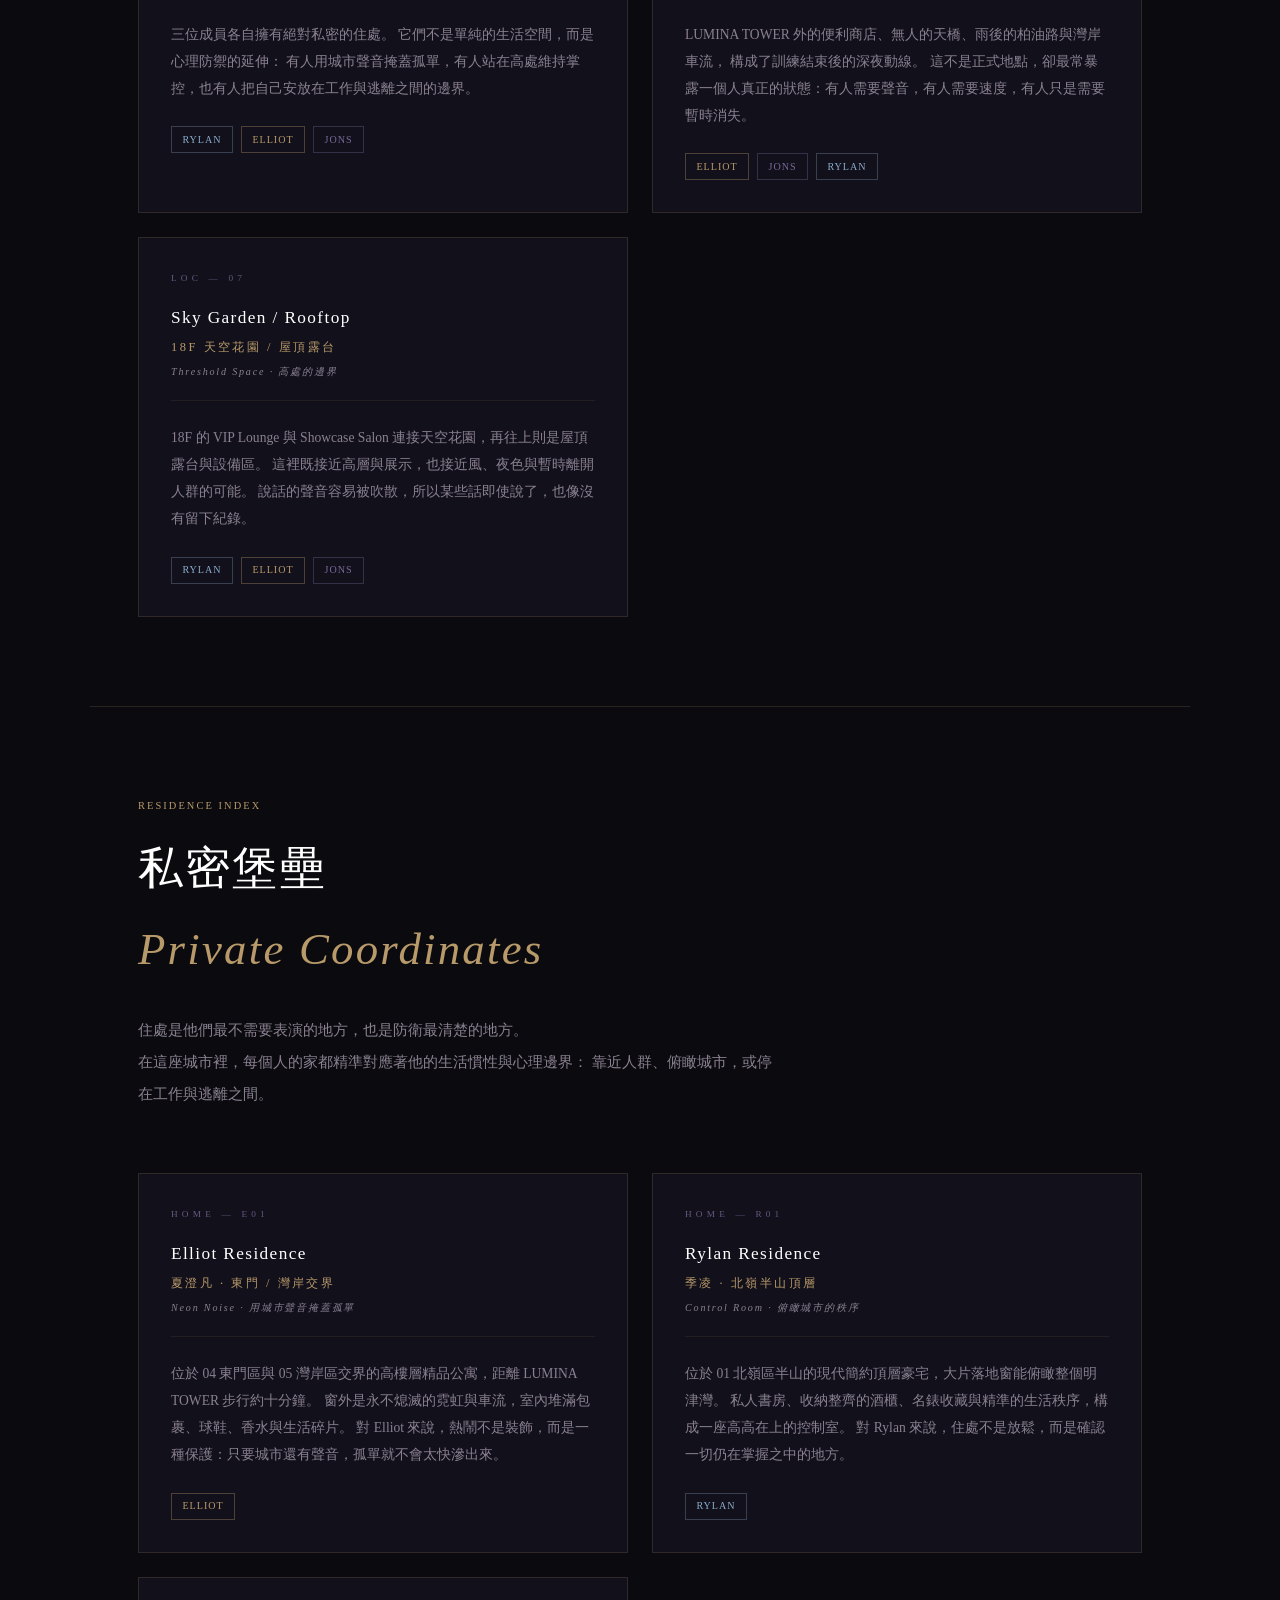
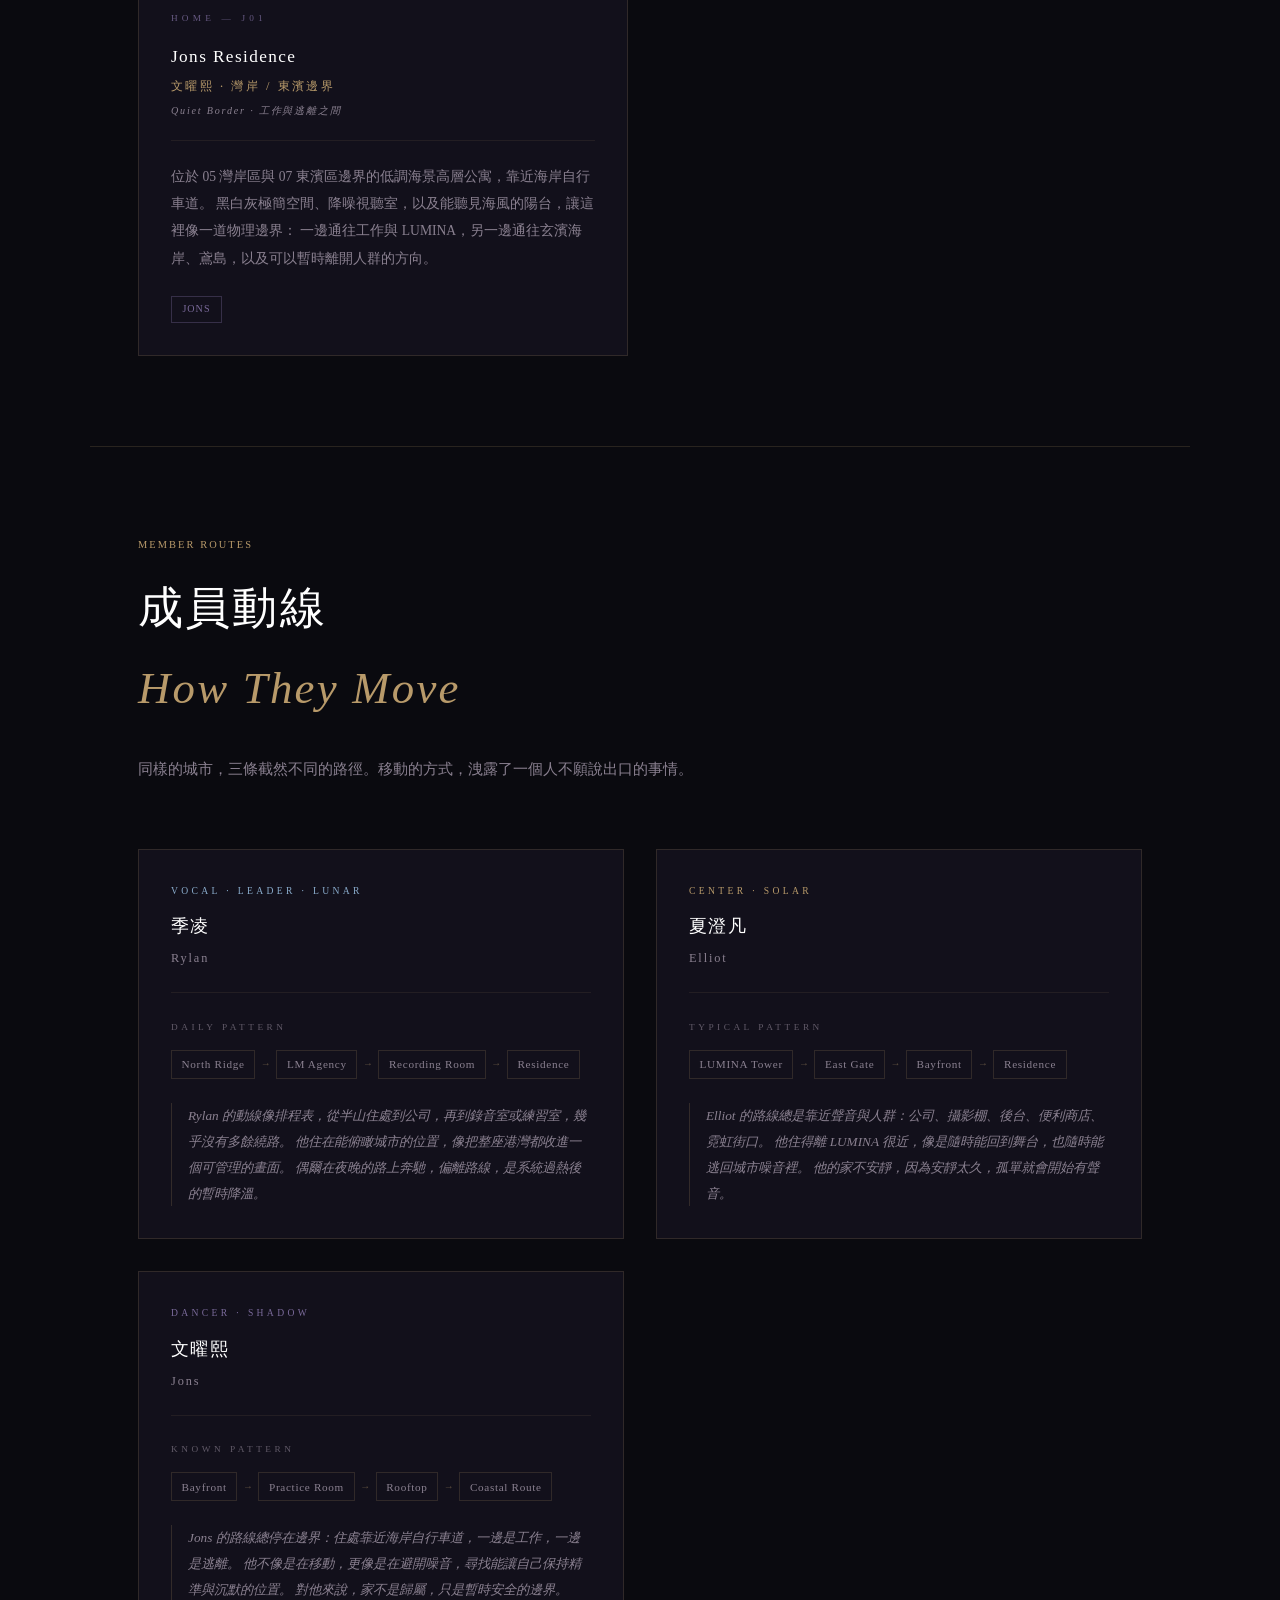
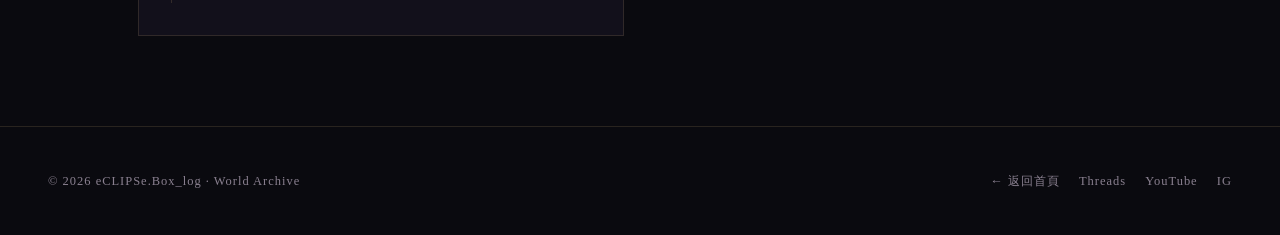
<file: world.html>
<!DOCTYPE html>
<html lang="zh-TW">
<head>
  <meta charset="UTF-8" />
  <meta name="viewport" content="width=device-width, initial-scale=1.0" />
  <title>World — eCLIPSe.Box_log</title>
  <style>
    :root {
      --bg: #0a0a0f;
      --bg2: #0f0f1a;
      --accent: #b89a6a;
      --accent2: #7a6a9a;
      --text: #e8e0d0;
      --text-dim: #8a8090;
      --border: rgba(184,154,106,0.18);
      --card-bg: rgba(20,18,30,0.85);
    }

    * { box-sizing: border-box; margin: 0; padding: 0; }
    html { scroll-behavior: smooth; }

    body {
      background: var(--bg);
      color: var(--text);
      font-family: 'Georgia', 'Noto Serif TC', serif;
      line-height: 1.8;
      overflow-x: hidden;
    }

    /* ── NAV ── */
    nav {
      position: fixed;
      top: 0; left: 0; right: 0;
      z-index: 100;
      display: flex;
      align-items: center;
      justify-content: space-between;
      padding: 1.2rem 4rem;
      background: rgba(10,10,15,0.92);
      -webkit-backdrop-filter: blur(12px);
      backdrop-filter: blur(12px);
      border-bottom: 1px solid var(--border);
    }

    .nav-logo {
      font-size: 1.1rem;
      letter-spacing: 0.15em;
      color: var(--accent);
      text-decoration: none;
      font-weight: bold;
      text-transform: uppercase;
      flex-shrink: 0;
    }

    .nav-links {
      display: flex;
      gap: clamp(0.9rem, 2vw, 2.5rem);
      list-style: none;
      align-items: center;
      justify-content: flex-end;
      flex-wrap: wrap;
    }

    .nav-links a {
      color: var(--text-dim);
      text-decoration: none;
      font-size: 0.85rem;
      letter-spacing: 0.1em;
      text-transform: uppercase;
      transition: color 0.3s;
      white-space: nowrap;
    }

    .nav-links a:hover { color: var(--accent); }
    .nav-links a.active { color: var(--accent); }

    .nav-social {
      display: flex;
      gap: 1.2rem;
      flex-shrink: 0;
    }

    .nav-social a {
      color: var(--text-dim);
      text-decoration: none;
      font-size: 0.8rem;
      letter-spacing: 0.08em;
      transition: color 0.3s;
    }

    .nav-social a:hover { color: var(--accent); }

    /* ── HERO ── */
    #world-hero {
      min-height: 100vh;
      display: flex;
      flex-direction: column;
      align-items: center;
      justify-content: center;
      text-align: center;
      padding: 8rem 2rem 4rem;
      background:
        radial-gradient(ellipse at 30% 45%, rgba(122,106,154,0.14) 0%, transparent 62%),
        radial-gradient(ellipse at 78% 65%, rgba(184,154,106,0.08) 0%, transparent 55%),
        var(--bg);
      position: relative;
      overflow: hidden;
    }

    #world-hero::before {
      content: '';
      position: absolute;
      inset: 0;
      background:
        repeating-linear-gradient(
          0deg, transparent, transparent 60px,
          rgba(184,154,106,0.025) 60px, rgba(184,154,106,0.025) 61px
        ),
        repeating-linear-gradient(
          90deg, transparent, transparent 80px,
          rgba(122,106,154,0.018) 80px, rgba(122,106,154,0.018) 81px
        );
      pointer-events: none;
    }

    .hero-label {
      font-size: 0.68rem;
      letter-spacing: 0.5em;
      text-transform: uppercase;
      color: var(--accent2);
      margin-bottom: 1.8rem;
      position: relative;
    }

    .hero-title {
      font-size: clamp(2.8rem, 7vw, 6rem);
      font-weight: 300;
      color: #fff;
      letter-spacing: 0.06em;
      margin-bottom: 0.6rem;
      line-height: 1.1;
      position: relative;
    }

    .hero-title span { color: var(--accent); }

    .hero-sub {
      font-size: 0.88rem;
      color: var(--text-dim);
      letter-spacing: 0.28em;
      text-transform: uppercase;
      margin-bottom: 2.5rem;
      position: relative;
    }

    .divider {
      width: 60px;
      height: 1px;
      background: var(--accent);
      margin: 0 auto 2.5rem;
      opacity: 0.4;
      position: relative;
    }

    .hero-desc {
      max-width: 560px;
      font-size: 0.97rem;
      color: var(--text-dim);
      line-height: 2.2;
      position: relative;
    }

    /* ── SHARED SECTION ── */
    .world-section {
      padding: 7rem 2rem;
      max-width: 1100px;
      margin: 0 auto;
      border-top: 1px solid var(--border);
    }

    .section-label {
      font-size: 0.65rem;
      letter-spacing: 0.5em;
      text-transform: uppercase;
      color: var(--accent);
      margin-bottom: 0.8rem;
    }

    .section-title {
      font-size: clamp(1.8rem, 4vw, 2.8rem);
      font-weight: 300;
      color: #fff;
      margin-bottom: 1.5rem;
      letter-spacing: 0.05em;
    }

    .section-title em {
      font-style: italic;
      color: var(--accent);
    }

    /* ── CITY MAP ── */
    .map-wrap {
      position: relative;
      width: 100%;
      border: 1px solid var(--border);
      overflow: hidden;
      background: var(--bg2);
    }

    .map-wrap img {
      width: 100%;
      height: auto;
      display: block;
      opacity: 0.88;
      filter: saturate(0.75) brightness(0.88);
      transition: opacity 0.4s, filter 0.4s;
    }

    .map-wrap:hover img {
      opacity: 1;
      filter: saturate(0.9) brightness(1);
    }

    .map-overlay {
      position: absolute;
      inset: 0;
      background: linear-gradient(to bottom, transparent 55%, rgba(10,10,15,0.55) 100%);
      pointer-events: none;
    }

    /* placeholder shown when image is absent */
    .map-placeholder {
      width: 100%;
      aspect-ratio: 16 / 9;
      display: flex;
      flex-direction: column;
      align-items: center;
      justify-content: center;
      gap: 0.9rem;
    }

    .map-placeholder-line {
      width: 36px;
      height: 36px;
      border: 1px solid rgba(184,154,106,0.22);
    }

    .map-placeholder-text {
      font-size: 0.68rem;
      letter-spacing: 0.35em;
      text-transform: uppercase;
      color: var(--text-dim);
      opacity: 0.35;
    }

    .map-caption {
      margin-top: 1rem;
      font-size: 0.7rem;
      letter-spacing: 0.22em;
      text-transform: uppercase;
      color: var(--text-dim);
      text-align: right;
      opacity: 0.5;
    }

    /* ── LOCATIONS ── */
    .section-intro {
      max-width: 640px;
      color: var(--text-dim);
      font-size: 0.95rem;
      line-height: 2.1;
      margin-bottom: 4rem;
    }

    .locations-grid {
      display: grid;
      grid-template-columns: repeat(auto-fit, minmax(320px, 1fr));
      gap: 1.5rem;
    }

    .loc-card {
      background: var(--card-bg);
      border: 1px solid var(--border);
      padding: 2.2rem 2rem;
      position: relative;
      overflow: hidden;
      transition: border-color 0.3s, transform 0.3s;
    }

    .loc-card:hover {
      border-color: rgba(184,154,106,0.45);
      transform: translateY(-4px);
    }

    .loc-card::before {
      content: '';
      position: absolute;
      top: 0; left: 0;
      width: 100%;
      height: 2px;
      background: linear-gradient(90deg, var(--accent2), var(--accent));
      transform: scaleX(0);
      transform-origin: left;
      transition: transform 0.4s;
    }

    .loc-card:hover::before { transform: scaleX(1); }

    .loc-code {
      font-size: 0.58rem;
      letter-spacing: 0.45em;
      text-transform: uppercase;
      color: var(--accent2);
      margin-bottom: 0.9rem;
      opacity: 0.8;
    }

    .loc-name-en {
      font-size: 1.08rem;
      color: #fff;
      letter-spacing: 0.08em;
      font-weight: 300;
      margin-bottom: 0.2rem;
    }

    .loc-name-zh {
      font-size: 0.78rem;
      color: var(--accent);
      letter-spacing: 0.2em;
      margin-bottom: 0.3rem;
    }

    .loc-tag {
      font-size: 0.63rem;
      letter-spacing: 0.18em;
      color: var(--text-dim);
      font-style: italic;
      margin-bottom: 1.4rem;
      padding-bottom: 1.2rem;
      border-bottom: 1px solid rgba(184,154,106,0.1);
    }

    .loc-desc {
      font-size: 0.85rem;
      color: var(--text-dim);
      line-height: 2;
      margin-bottom: 1.5rem;
    }

    .loc-members {
      display: flex;
      gap: 0.5rem;
      flex-wrap: wrap;
    }

    .loc-member-tag {
      font-size: 0.63rem;
      letter-spacing: 0.1em;
      text-transform: uppercase;
      padding: 0.22rem 0.65rem;
      border: 1px solid var(--border);
      color: var(--text-dim);
    }

    .loc-member-tag--rylan  { border-color: rgba(138,172,204,0.3); color: #8aaccc; }
    .loc-member-tag--elliot { border-color: rgba(184,154,106,0.35); color: var(--accent); }
    .loc-member-tag--jons   { border-color: rgba(122,106,154,0.35); color: var(--accent2); }

    /* ── MEMBER ROUTES ── */
    .routes-grid {
      display: grid;
      grid-template-columns: repeat(auto-fit, minmax(320px, 1fr));
      gap: 2rem;
    }

    .route-card {
      background: var(--card-bg);
      border: 1px solid var(--border);
      padding: 2.2rem 2rem;
      position: relative;
      transition: border-color 0.3s;
    }

    .route-card:hover { border-color: rgba(184,154,106,0.3); }

    .route-char-tag {
      font-size: 0.6rem;
      letter-spacing: 0.35em;
      text-transform: uppercase;
      margin-bottom: 0.7rem;
    }

    .route-char-tag--rylan  { color: #8aaccc; }
    .route-char-tag--elliot { color: var(--accent); }
    .route-char-tag--jons   { color: var(--accent2); }

    .route-char-name {
      font-size: 1.15rem;
      color: #fff;
      font-weight: 300;
      letter-spacing: 0.08em;
      margin-bottom: 0.25rem;
    }

    .route-char-en {
      font-size: 0.77rem;
      color: var(--text-dim);
      letter-spacing: 0.15em;
      margin-bottom: 1.6rem;
      padding-bottom: 1.4rem;
      border-bottom: 1px solid rgba(184,154,106,0.1);
    }

    .route-pattern-label {
      font-size: 0.58rem;
      letter-spacing: 0.38em;
      text-transform: uppercase;
      color: var(--text-dim);
      margin-bottom: 0.9rem;
      opacity: 0.65;
    }

    .route-path {
      display: flex;
      flex-wrap: wrap;
      align-items: center;
      gap: 0.35rem;
      margin-bottom: 1.5rem;
    }

    .route-node {
      font-size: 0.7rem;
      letter-spacing: 0.06em;
      padding: 0.22rem 0.6rem;
      border: 1px solid var(--border);
      color: var(--text-dim);
      white-space: nowrap;
    }

    .route-arrow {
      font-size: 0.62rem;
      color: var(--accent);
      opacity: 0.45;
    }

    .route-note {
      font-size: 0.83rem;
      color: var(--text-dim);
      line-height: 1.95;
      font-style: italic;
      padding-left: 1rem;
      border-left: 1px solid rgba(184,154,106,0.2);
    }

    /* ── FOOTER ── */
    footer {
      border-top: 1px solid var(--border);
      padding: 3rem 4rem;
      display: flex;
      justify-content: space-between;
      align-items: center;
      color: var(--text-dim);
      font-size: 0.78rem;
      letter-spacing: 0.08em;
    }

    footer a {
      color: var(--text-dim);
      text-decoration: none;
      transition: color 0.3s;
    }

    footer a:hover { color: var(--accent); }

    .footer-links { display: flex; gap: 2rem; }

    /* ── MOBILE ── */
    @media (max-width: 900px) {
      nav { padding: 1rem 1.5rem; }
      .nav-links { gap: 0.8rem 1.2rem; }
      .nav-links a { font-size: 0.75rem; }
    }

    @media (max-width: 700px) {
      nav { padding: 1rem 1.5rem; align-items: flex-start; }
      .nav-social { display: none; }
      .nav-links { max-width: 72%; }
      .world-section { padding: 4rem 1.5rem; }
      footer { flex-direction: column; gap: 1rem; text-align: center; padding: 2rem 1.5rem; }
    }
  </style>
  <link rel="stylesheet" href="responsive.css" />
  <script src="responsive.js" defer></script>
</head>
<body>

<!-- NAV -->
<nav>
  <a href="index.html" class="nav-logo">eCLIPSe.Box_log</a>
  <ul class="nav-links">
    <li><a href="index.html#sojourner">Sojourner</a></li>
    <li><a href="index.html#echos">Echos</a></li>
    <li><a href="index.html#discography">Works</a></li>
    <li><a href="index.html#about">About</a></li>
    <li><a href="index.html#faq">FAQ</a></li>
    <li><a href="world.html" class="active">World</a></li>
    <li><a href="fanworks.html">Fan Works</a></li>
  </ul>
  <div class="nav-social">
    <a href="https://www.threads.com/@eclipse.box_log" target="_blank" rel="noopener noreferrer">Threads</a>
    <a href="https://www.youtube.com/@eCLIPSe.box_log" target="_blank" rel="noopener noreferrer">YouTube</a>
    <a href="https://www.instagram.com/eclipse.box_log/" target="_blank" rel="noopener noreferrer">IG</a>
  </div>
</nav>

<!-- HERO -->
<div id="world-hero">
  <p class="hero-label">World Archive · eCLIPSe.Box_log</p>
  <h1 class="hero-title">光與影的<span>城市</span></h1>
  <p class="hero-sub">The Fictional Coordinates Behind the Virtual Stage</p>
  <div class="divider"></div>
  <p class="hero-desc">
    eCLIPSe，他們透過音樂、影像、互動文本與社群回應被認識，也透過這座城市擁有自己的舞台、路線與生活座標。<br/>
    這裡不是單純紀錄封閉的架空世界，而是虛擬偶像在光與影，數位與物理現實的狹縫中如何存在。
  </p>
</div>

<!-- WORLD PREMISE -->
<section class="world-section" id="world-premise">
  <p class="section-label">World Premise</p>
  <h2 class="section-title">這座城市是什麼<br/><em>Why This City Exists</em></h2>

  <p class="section-intro">
    這座城市，是承載他們生活痕跡的空間座標：舞台、公司、練習室、住處、後台通道、深夜路線，也記錄那些從未被說出口的情緒。
  </p>

  <div class="locations-grid">
    <div class="loc-card">
      <p class="loc-code">LAYER — 01</p>
      <h3 class="loc-name-en">Stage</h3>
      <p class="loc-name-zh">被看見的地方</p>
      <p class="loc-tag">Public Image · 舞台形象</p>
      <p class="loc-desc">
        舞台、音樂、MV 與社群發文，是他們主動向世界展現自己的地方。這裡的光很亮，也最容易被記住。
      </p>
    </div>

    <div class="loc-card">
      <p class="loc-code">LAYER — 02</p>
      <h3 class="loc-name-en">Backstage</h3>
      <p class="loc-name-zh">不被完整看見的地方</p>
      <p class="loc-tag">Private Tension · 後台暗面</p>
      <p class="loc-desc">
        練習室、後台通道、深夜路線與各自的住處，承載著那些不會出現在正式宣傳裡的疲憊、矛盾、防衛與選擇。
      </p>
    </div>

    <div class="loc-card">
      <p class="loc-code">LAYER — 03</p>
      <h3 class="loc-name-en">Trace</h3>
      <p class="loc-name-zh">現實中的痕跡</p>
      <p class="loc-tag">Archive · 被記錄的存在</p>
      <p class="loc-desc">
        他們不是真人，卻也不再只是設定檔。當歌曲被發行、影像被觀看、角色被討論，這些回應都會成為影響世界的可能性。
      </p>
    </div>
  </div>
</section>

<!-- CITY MAP -->
<section class="world-section" id="city-map">
  <p class="section-label">City Map</p>
  <h2 class="section-title">空間座標<br/><em>Location Index</em></h2>

  <div class="map-wrap" id="map-wrap">
    <img
      src="images/world/MEITSU_MAP.png"
      alt="eCLIPSe City Map"
      loading="lazy"
      onerror="
        this.style.display='none';
        document.getElementById('map-placeholder').style.display='flex';
        this.parentElement.querySelector('.map-overlay').style.display='none';
      "
    />
    <div class="map-overlay"></div>
    <div class="map-placeholder" id="map-placeholder" style="display:none;">
      <div class="map-placeholder-line"></div>
      <p class="map-placeholder-text">City Map · Pending</p>
    </div>
  </div>
  <p class="map-caption">Map · eCLIPSe.Box_log World Archive · 2026</p>
</section>

<!-- LOCATIONS -->
<section class="world-section" id="locations">
  <p class="section-label">Known Spaces</p>
  <h2 class="section-title">已知地點<br/><em>Known Spaces</em></h2>
  <p class="section-intro">
    偶像站在光裡，被認識、被喜歡、被記住，也被誤解。<br/>
    但在光照不到的地方，仍然存在著無法被完整展現的矛盾、壓抑、防衛與選擇。<br/>
    每一個地點，都像是一種情緒的容器：總部大樓、專屬樓層、錄音室、地下入口、住處、深夜路線與屋頂——它們不是單純的佈景，而是角色在光與影之間留下的空間痕跡，也可能成為理解他們、與他們互動時的切入口。
  </p>

  <div class="locations-grid">

    <div class="loc-card">
      <p class="loc-code">LOC — 01</p>
      <h3 class="loc-name-en">LUMINA TOWER</h3>
      <p class="loc-name-zh">光幕塔</p>
      <p class="loc-tag">Cultural Headquarters · 文化娛樂總部</p>
      <p class="loc-desc">
        LUMINA GROUP 的文化娛樂總部，也是 LUMINA Entertainment 的核心據點。
        這裡不是只為三位成員服務的偶像公司，而是一座複合式文化產業大樓：
        經紀、音樂製作、視覺企劃、直播內容、周邊品牌與練習生訓練，都在同一棟垂直城市裡運作。
      </p>
      <div class="loc-members">
        <span class="loc-member-tag loc-member-tag--rylan">Rylan</span>
        <span class="loc-member-tag loc-member-tag--elliot">Elliot</span>
        <span class="loc-member-tag loc-member-tag--jons">Jons</span>
      </div>
    </div>

    <div class="loc-card">
      <p class="loc-code">LOC — 02</p>
      <h3 class="loc-name-en">eCLIPSe Floor</h3>
      <p class="loc-name-zh">13F / 14F 專屬區域</p>
      <p class="loc-tag">Training &amp; Holding Area · 專屬訓練與中繼層</p>
      <p class="loc-desc">
        13F 是 eCLIPSe 的專屬訓練創作層，14F 則是他們的中繼休息層。
        這裡比低樓層更安靜，也更難被外人接近。鏡牆、練習室、臨時會議、休息沙發與深夜外送，
        讓這兩層成為三人最常互相碰撞的地方。
      </p>
      <div class="loc-members">
        <span class="loc-member-tag loc-member-tag--rylan">Rylan</span>
        <span class="loc-member-tag loc-member-tag--elliot">Elliot</span>
        <span class="loc-member-tag loc-member-tag--jons">Jons</span>
      </div>
    </div>

    <div class="loc-card">
      <p class="loc-code">LOC — 03</p>
      <h3 class="loc-name-en">Recording Core</h3>
      <p class="loc-name-zh">11F 錄音核心層</p>
      <p class="loc-tag">Voice &amp; Control · 聲音與控制</p>
      <p class="loc-desc">
        11F 是大錄音室、混音室與 mastering 所在的核心樓層。
        聲音在這裡被拆開、修正、重錄，也被逼近真正的情緒。
        對 Rylan 來說，這裡是完美控制最容易失效的地方；對另外兩人來說，則是他們偶爾能打斷那份控制的地方。
      </p>
      <div class="loc-members">
        <span class="loc-member-tag loc-member-tag--rylan">Rylan</span>
        <span class="loc-member-tag loc-member-tag--elliot">Elliot</span>
        <span class="loc-member-tag loc-member-tag--jons">Jons</span>
      </div>
    </div>

    <div class="loc-card">
      <p class="loc-code">LOC — 04</p>
      <h3 class="loc-name-en">Stage Backdoor</h3>
      <p class="loc-name-zh">B2 藝人專用入口</p>
      <p class="loc-tag">Private Access · 地下動線</p>
      <p class="loc-desc">
        B2 連接地下停車場、保母車與藝人專用入口，是最少被公開看見的進出路線。
        走進去之前是一個人，走出去之後是另一個名字。
        這條動線見過最多種面孔：上台前的沉默、下班後的疲憊，以及只存在十秒鐘的真實表情。
      </p>
      <div class="loc-members">
        <span class="loc-member-tag loc-member-tag--rylan">Rylan</span>
        <span class="loc-member-tag loc-member-tag--elliot">Elliot</span>
        <span class="loc-member-tag loc-member-tag--jons">Jons</span>
      </div>
    </div>

    <div class="loc-card">
      <p class="loc-code">LOC — 05</p>
      <h3 class="loc-name-en">Living Spaces</h3>
      <p class="loc-name-zh">各自的邊界</p>
      <p class="loc-tag">Private Fortresses · 私密堡壘</p>
      <p class="loc-desc">
        三位成員各自擁有絕對私密的住處。
        它們不是單純的生活空間，而是心理防禦的延伸：
        有人用城市聲音掩蓋孤單，有人站在高處維持掌控，也有人把自己安放在工作與逃離之間的邊界。
      </p>
      <div class="loc-members">
        <span class="loc-member-tag loc-member-tag--rylan">Rylan</span>
        <span class="loc-member-tag loc-member-tag--elliot">Elliot</span>
        <span class="loc-member-tag loc-member-tag--jons">Jons</span>
      </div>
    </div>

    <div class="loc-card">
      <p class="loc-code">LOC — 06</p>
      <h3 class="loc-name-en">Night Route</h3>
      <p class="loc-name-zh">深夜動線</p>
      <p class="loc-tag">Neon, Rain, Exit · 凌晨的出口</p>
      <p class="loc-desc">
        LUMINA TOWER 外的便利商店、無人的天橋、雨後的柏油路與灣岸車流，
        構成了訓練結束後的深夜動線。
        這不是正式地點，卻最常暴露一個人真正的狀態：有人需要聲音，有人需要速度，有人只是需要暫時消失。
      </p>
      <div class="loc-members">
        <span class="loc-member-tag loc-member-tag--elliot">Elliot</span>
        <span class="loc-member-tag loc-member-tag--jons">Jons</span>
        <span class="loc-member-tag loc-member-tag--rylan">Rylan</span>
      </div>
    </div>

    <div class="loc-card">
      <p class="loc-code">LOC — 07</p>
      <h3 class="loc-name-en">Sky Garden / Rooftop</h3>
      <p class="loc-name-zh">18F 天空花園 / 屋頂露台</p>
      <p class="loc-tag">Threshold Space · 高處的邊界</p>
      <p class="loc-desc">
        18F 的 VIP Lounge 與 Showcase Salon 連接天空花園，再往上則是屋頂露台與設備區。
        這裡既接近高層與展示，也接近風、夜色與暫時離開人群的可能。
        說話的聲音容易被吹散，所以某些話即使說了，也像沒有留下紀錄。
      </p>
      <div class="loc-members">
        <span class="loc-member-tag loc-member-tag--rylan">Rylan</span>
        <span class="loc-member-tag loc-member-tag--elliot">Elliot</span>
        <span class="loc-member-tag loc-member-tag--jons">Jons</span>
      </div>
    </div>

  </div>
</section>

<!-- RESIDENCE INDEX -->
<section class="world-section" id="residence-index">
  <p class="section-label">Residence Index</p>
  <h2 class="section-title">私密堡壘<br/><em>Private Coordinates</em></h2>

  <p class="section-intro">
    住處是他們最不需要表演的地方，也是防衛最清楚的地方。<br/>
    在這座城市裡，每個人的家都精準對應著他的生活慣性與心理邊界：
    靠近人群、俯瞰城市，或停在工作與逃離之間。
  </p>

  <div class="locations-grid">

    <div class="loc-card">
      <p class="loc-code">HOME — E01</p>
      <h3 class="loc-name-en">Elliot Residence</h3>
      <p class="loc-name-zh">夏澄凡 · 東門 / 灣岸交界</p>
      <p class="loc-tag">Neon Noise · 用城市聲音掩蓋孤單</p>
      <p class="loc-desc">
        位於 04 東門區與 05 灣岸區交界的高樓層精品公寓，距離 LUMINA TOWER 步行約十分鐘。
        窗外是永不熄滅的霓虹與車流，室內堆滿包裹、球鞋、香水與生活碎片。
        對 Elliot 來說，熱鬧不是裝飾，而是一種保護：只要城市還有聲音，孤單就不會太快滲出來。
      </p>
      <div class="loc-members">
        <span class="loc-member-tag loc-member-tag--elliot">Elliot</span>
      </div>
    </div>

    <div class="loc-card">
      <p class="loc-code">HOME — R01</p>
      <h3 class="loc-name-en">Rylan Residence</h3>
      <p class="loc-name-zh">季凌 · 北嶺半山頂層</p>
      <p class="loc-tag">Control Room · 俯瞰城市的秩序</p>
      <p class="loc-desc">
        位於 01 北嶺區半山的現代簡約頂層豪宅，大片落地窗能俯瞰整個明津灣。
        私人書房、收納整齊的酒櫃、名錶收藏與精準的生活秩序，構成一座高高在上的控制室。
        對 Rylan 來說，住處不是放鬆，而是確認一切仍在掌握之中的地方。
      </p>
      <div class="loc-members">
        <span class="loc-member-tag loc-member-tag--rylan">Rylan</span>
      </div>
    </div>

    <div class="loc-card">
      <p class="loc-code">HOME — J01</p>
      <h3 class="loc-name-en">Jons Residence</h3>
      <p class="loc-name-zh">文曜熙 · 灣岸 / 東濱邊界</p>
      <p class="loc-tag">Quiet Border · 工作與逃離之間</p>
      <p class="loc-desc">
        位於 05 灣岸區與 07 東濱區邊界的低調海景高層公寓，靠近海岸自行車道。
        黑白灰極簡空間、降噪視聽室，以及能聽見海風的陽台，讓這裡像一道物理邊界：
        一邊通往工作與 LUMINA，另一邊通往玄濱海岸、鳶島，以及可以暫時離開人群的方向。
      </p>
      <div class="loc-members">
        <span class="loc-member-tag loc-member-tag--jons">Jons</span>
      </div>
    </div>

  </div>
</section>



<!-- MEMBER ROUTES -->
<section class="world-section" id="member-routes">
  <p class="section-label">Member Routes</p>
  <h2 class="section-title">成員動線<br/><em>How They Move</em></h2>
  <p class="section-intro">
    同樣的城市，三條截然不同的路徑。移動的方式，洩露了一個人不願說出口的事情。
  </p>

  <div class="routes-grid">

    <div class="route-card">
      <p class="route-char-tag route-char-tag--rylan">Vocal · Leader · Lunar</p>
      <h3 class="route-char-name">季凌</h3>
      <p class="route-char-en">Rylan</p>
      <p class="route-pattern-label">Daily Pattern</p>
      <div class="route-path">
        <span class="route-node">North Ridge</span>
        <span class="route-arrow">→</span>
        <span class="route-node">LM Agency</span>
        <span class="route-arrow">→</span>
        <span class="route-node">Recording Room</span>
        <span class="route-arrow">→</span>
        <span class="route-node">Residence</span>
      </div>
      <p class="route-note">
        Rylan 的動線像排程表，從半山住處到公司，再到錄音室或練習室，幾乎沒有多餘繞路。
        他住在能俯瞰城市的位置，像把整座港灣都收進一個可管理的畫面。
        偶爾在夜晚的路上奔馳，偏離路線，是系統過熱後的暫時降溫。
      </p>
    </div>

    <div class="route-card">
      <p class="route-char-tag route-char-tag--elliot">Center · Solar</p>
      <h3 class="route-char-name">夏澄凡</h3>
      <p class="route-char-en">Elliot</p>
      <p class="route-pattern-label">Typical Pattern</p>
      <div class="route-path">
        <span class="route-node">LUMINA Tower</span>
        <span class="route-arrow">→</span>
        <span class="route-node">East Gate</span>
        <span class="route-arrow">→</span>
        <span class="route-node">Bayfront</span>
        <span class="route-arrow">→</span>
        <span class="route-node">Residence</span>
      </div>
      <p class="route-note">
        Elliot 的路線總是靠近聲音與人群：公司、攝影棚、後台、便利商店、霓虹街口。
        他住得離 LUMINA 很近，像是隨時能回到舞台，也隨時能逃回城市噪音裡。
        他的家不安靜，因為安靜太久，孤單就會開始有聲音。
      </p>
    </div>

    <div class="route-card">
      <p class="route-char-tag route-char-tag--jons">Dancer · Shadow</p>
      <h3 class="route-char-name">文曜熙</h3>
      <p class="route-char-en">Jons</p>
      <p class="route-pattern-label">Known Pattern</p>
      <div class="route-path">
        <span class="route-node">Bayfront</span>
        <span class="route-arrow">→</span>
        <span class="route-node">Practice Room</span>
        <span class="route-arrow">→</span>
        <span class="route-node">Rooftop</span>
        <span class="route-arrow">→</span>
        <span class="route-node">Coastal Route</span>
      </div>
      <p class="route-note">
        Jons 的路線總停在邊界：住處靠近海岸自行車道，一邊是工作，一邊是逃離。
        他不像是在移動，更像是在避開噪音，尋找能讓自己保持精準與沉默的位置。
        對他來說，家不是歸屬，只是暫時安全的邊界。
      </p>
    </div>

  </div>
</section>

<!-- FOOTER -->
<footer>
  <span>© 2026 eCLIPSe.Box_log · World Archive</span>
  <div class="footer-links">
    <a href="index.html">← 返回首頁</a>
    <a href="https://www.threads.com/@eclipse.box_log" target="_blank" rel="noopener noreferrer">Threads</a>
    <a href="https://www.youtube.com/@eCLIPSe.box_log" target="_blank" rel="noopener noreferrer">YouTube</a>
    <a href="https://www.instagram.com/eclipse.box_log/" target="_blank" rel="noopener noreferrer">IG</a>
  </div>
</footer>

<script>
  const observer = new IntersectionObserver((entries) => {
    entries.forEach(e => {
      if (e.isIntersecting) {
        e.target.style.opacity = '1';
        e.target.style.transform = 'translateY(0)';
      }
    });
  }, { threshold: 0.08 });

  document.querySelectorAll('.loc-card, .route-card').forEach(el => {
    el.style.opacity = '0';
    el.style.transform = 'translateY(18px)';
    el.style.transition = 'opacity 0.55s ease, transform 0.55s ease, border-color 0.3s';
    observer.observe(el);
  });
</script>

</body>
</html>
</file>
<file: responsive.css>
/* Shared layout rules for all current pages. */
:root { --page-gutter: clamp(1rem, 4vw, 3rem); --nav-height: 5rem; }
html { scroll-padding-top: calc(var(--nav-height) + 1rem); }
body { overflow-wrap: anywhere; }
nav {
  position: sticky;
  padding: 0.65rem var(--page-gutter);
  gap: 1rem;
}
.nav-logo { font-size: clamp(0.85rem, 1.4vw, 1.1rem); }
.nav-links { min-width: 0; gap: 0.25rem 1rem; }
.nav-links a, .nav-social a, .footer-links a {
  display: inline-flex;
  align-items: center;
  min-height: 44px;
}
.nav-social { gap: 0.75rem; }
.nav-toggle { display: none; }
section, .page-section, .world-section, .fw-section {
  width: 100%;
  padding: clamp(3rem, 7vw, 7rem) var(--page-gutter);
}
#hero { min-height: calc(100svh - var(--nav-height)); padding: 4rem var(--page-gutter); }
#char-hero { min-height: 65svh; padding: 4rem var(--page-gutter); }
.hero-title { font-size: clamp(2rem, 6vw, 5rem); }
.hero-label, .section-label, .char-hero-tag { letter-spacing: 0.2em; }
.sojourner-grid, .submission-grid { grid-template-columns: repeat(auto-fit, minmax(min(100%, 240px), 1fr)); }
.characters-grid { grid-template-columns: repeat(auto-fit, minmax(min(100%, 300px), 1fr)); }
.support-grid, .secrets-grid { grid-template-columns: repeat(auto-fit, minmax(min(100%, 280px), 1fr)); }
.locations-grid, .routes-grid { grid-template-columns: repeat(auto-fit, minmax(min(100%, 320px), 1fr)); }
.profile-grid { grid-template-columns: minmax(0, 3fr) minmax(0, 2fr); }
.room-layout { grid-template-columns: minmax(0, 5fr) minmax(0, 4fr); }
.disco-layout { grid-template-columns: minmax(0, 5fr) minmax(0, 7fr); }
:is(.profile-grid, .room-layout, .disco-layout, .characters-grid, .support-grid) > * { min-width: 0; }
.char-card, .sojourner-card, .support-card, .submission-card, .loc-card, .route-card,
.dialogue-card, .secret-file { padding: clamp(1.1rem, 3vw, 2rem); }
.secrets-header, .char-stats, .footer-links { flex-wrap: wrap; }
.char-hero-stats { gap: 1.25rem 2rem; }
.disco-track { gap: 0.6rem; }
.track-title { min-width: 0; flex: 1; }
.track-dur { flex-shrink: 0; }
.spotify-player { width: 100%; min-width: 0; margin-bottom: clamp(2rem, 4vw, 3rem); }
.spotify-player iframe { display: block; width: 100%; height: 352px; border: 0; border-radius: 12px; }
.archive-filter-btn, .filter-btn { min-height: 44px; }
.faq-item.open .faq-answer { max-height: none; }
footer { padding: 2rem var(--page-gutter); gap: 1rem 2rem; flex-wrap: wrap; }
.footer-links { gap: 0.25rem 1.2rem; }
a:focus-visible, button:focus-visible { outline: 2px solid var(--accent); outline-offset: 4px; }

@media (max-width: 1100px) {
  nav { flex-wrap: wrap; }
  .nav-logo { margin-right: auto; }
  .nav-links { order: 3; flex-basis: 100%; max-width: none; justify-content: flex-start; }
  nav.nav-ready .nav-toggle {
    display: inline-flex; align-items: center; justify-content: center;
    min-height: 44px; padding: 0.4rem 0.8rem;
    border: 1px solid var(--border); border-radius: 4px;
    background: transparent; color: var(--text); font: inherit; cursor: pointer;
  }
  nav.nav-ready .nav-links, nav.nav-ready .nav-social { display: none; }
  nav.nav-ready.is-open { max-height: 100svh; overflow-y: auto; }
  nav.nav-ready.is-open .nav-links { display: grid; grid-template-columns: repeat(2, minmax(0, 1fr)); }
  nav.nav-ready.is-open .nav-social { display: flex; order: 4; flex-basis: 100%; flex-wrap: wrap; }
  .nav-links a { width: 100%; white-space: normal; }
  .nav-social { display: flex; }
}

@media (max-width: 800px) {
  .profile-grid, .room-layout, .disco-layout { grid-template-columns: minmax(0, 1fr); gap: 2rem; }
  .archive-grid, .fw-grid { columns: 2; column-gap: 1rem; }
  footer { flex-direction: column; text-align: center; }
  .footer-links { justify-content: center; }
}

@media (max-width: 480px) {
  nav { gap: 0.5rem; align-items: center; }
  .hero-sub { font-size: 0.8rem; letter-spacing: 0.1em; }
  .hero-title span { display: block; }
  .char-hero-name-zh { font-size: clamp(2.5rem, 12vw, 3.5rem); }
  .char-card-header { gap: 0.75rem; }
  .char-avatar { width: 68px; height: 68px; }
  .char-hero-stats { display: grid; grid-template-columns: repeat(2, minmax(0, 1fr)); }
  .dialogue-line { grid-template-columns: minmax(0, 1fr); gap: 0.2rem; }
  .archive-grid, .fw-grid { columns: 1; }
  .secrets-header { gap: 0.75rem; }
  .room-carousel, .room-placeholder { min-height: 200px; }
  .room-slide img { max-height: 65svh; }
}

@media (prefers-reduced-motion: reduce) {
  html { scroll-behavior: auto; }
  *, *::before, *::after { transition-duration: 0.01ms !important; animation-duration: 0.01ms !important; }
}
</file>
